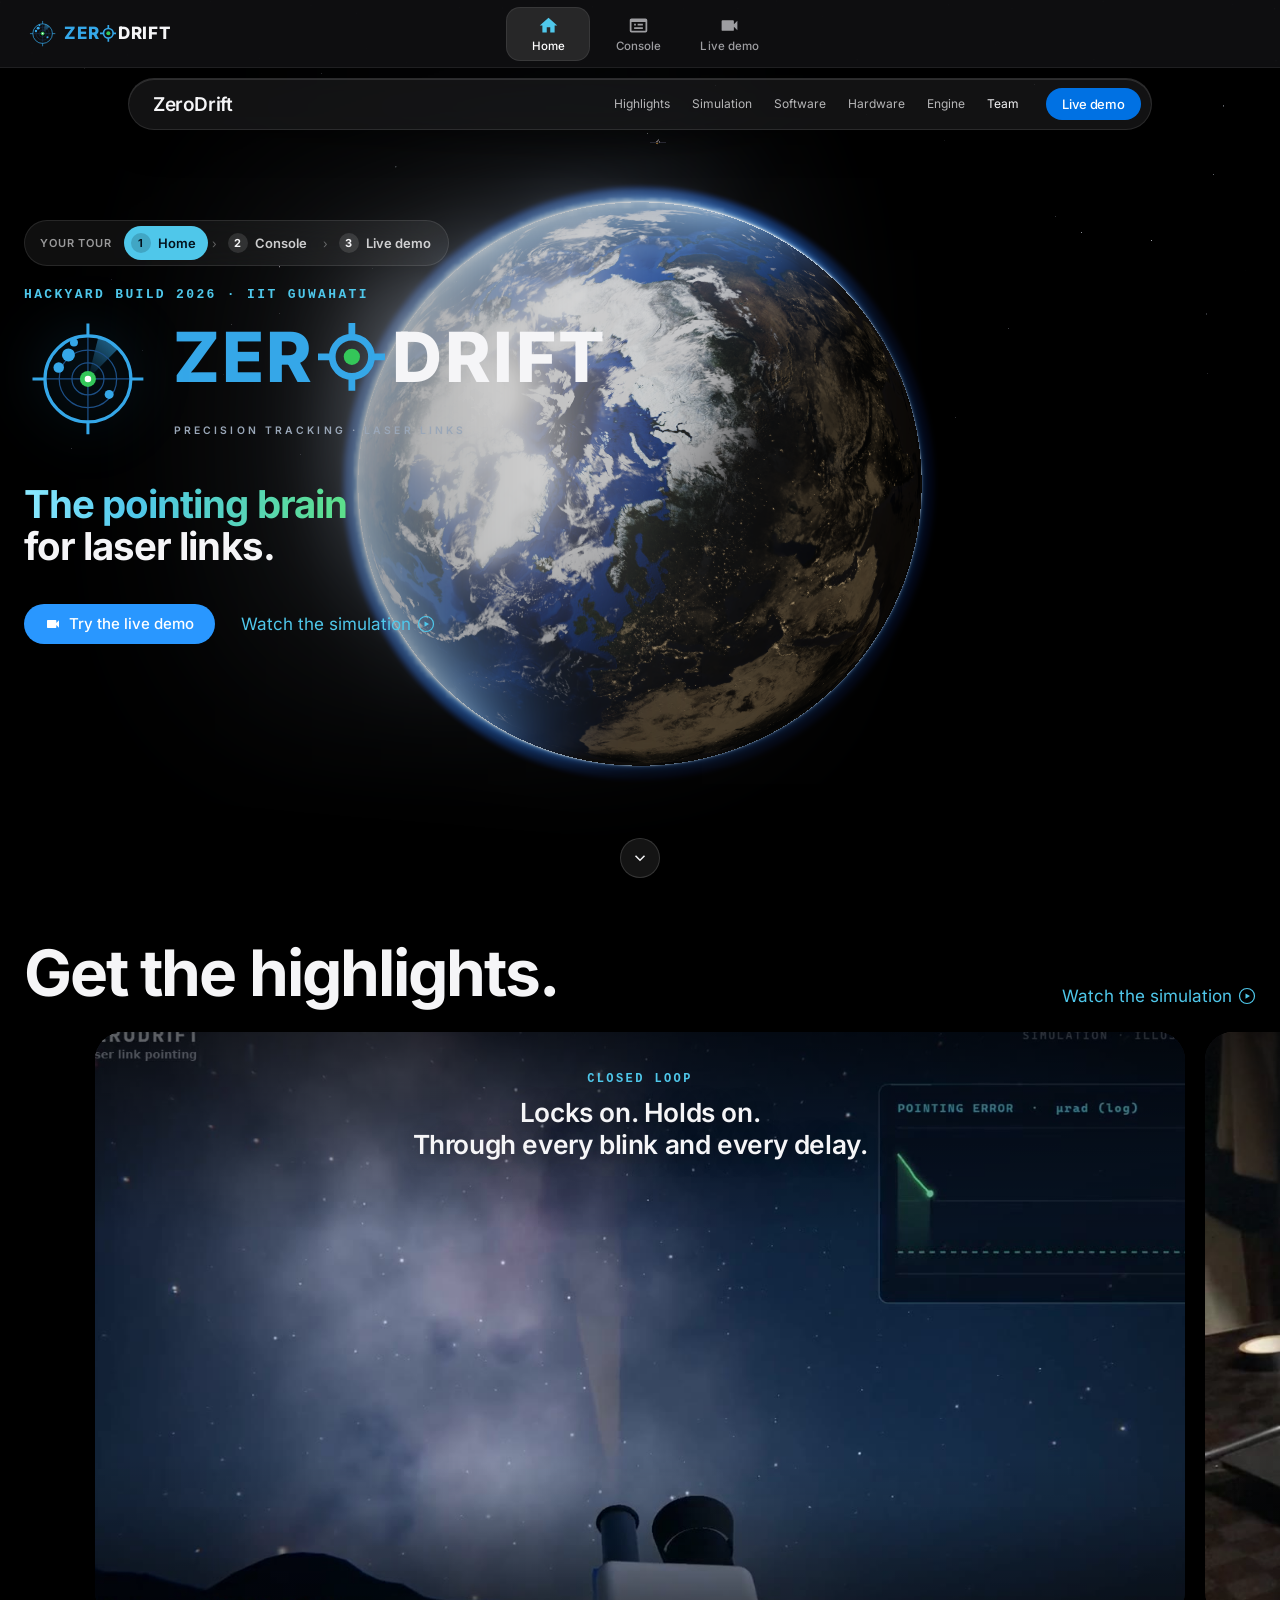
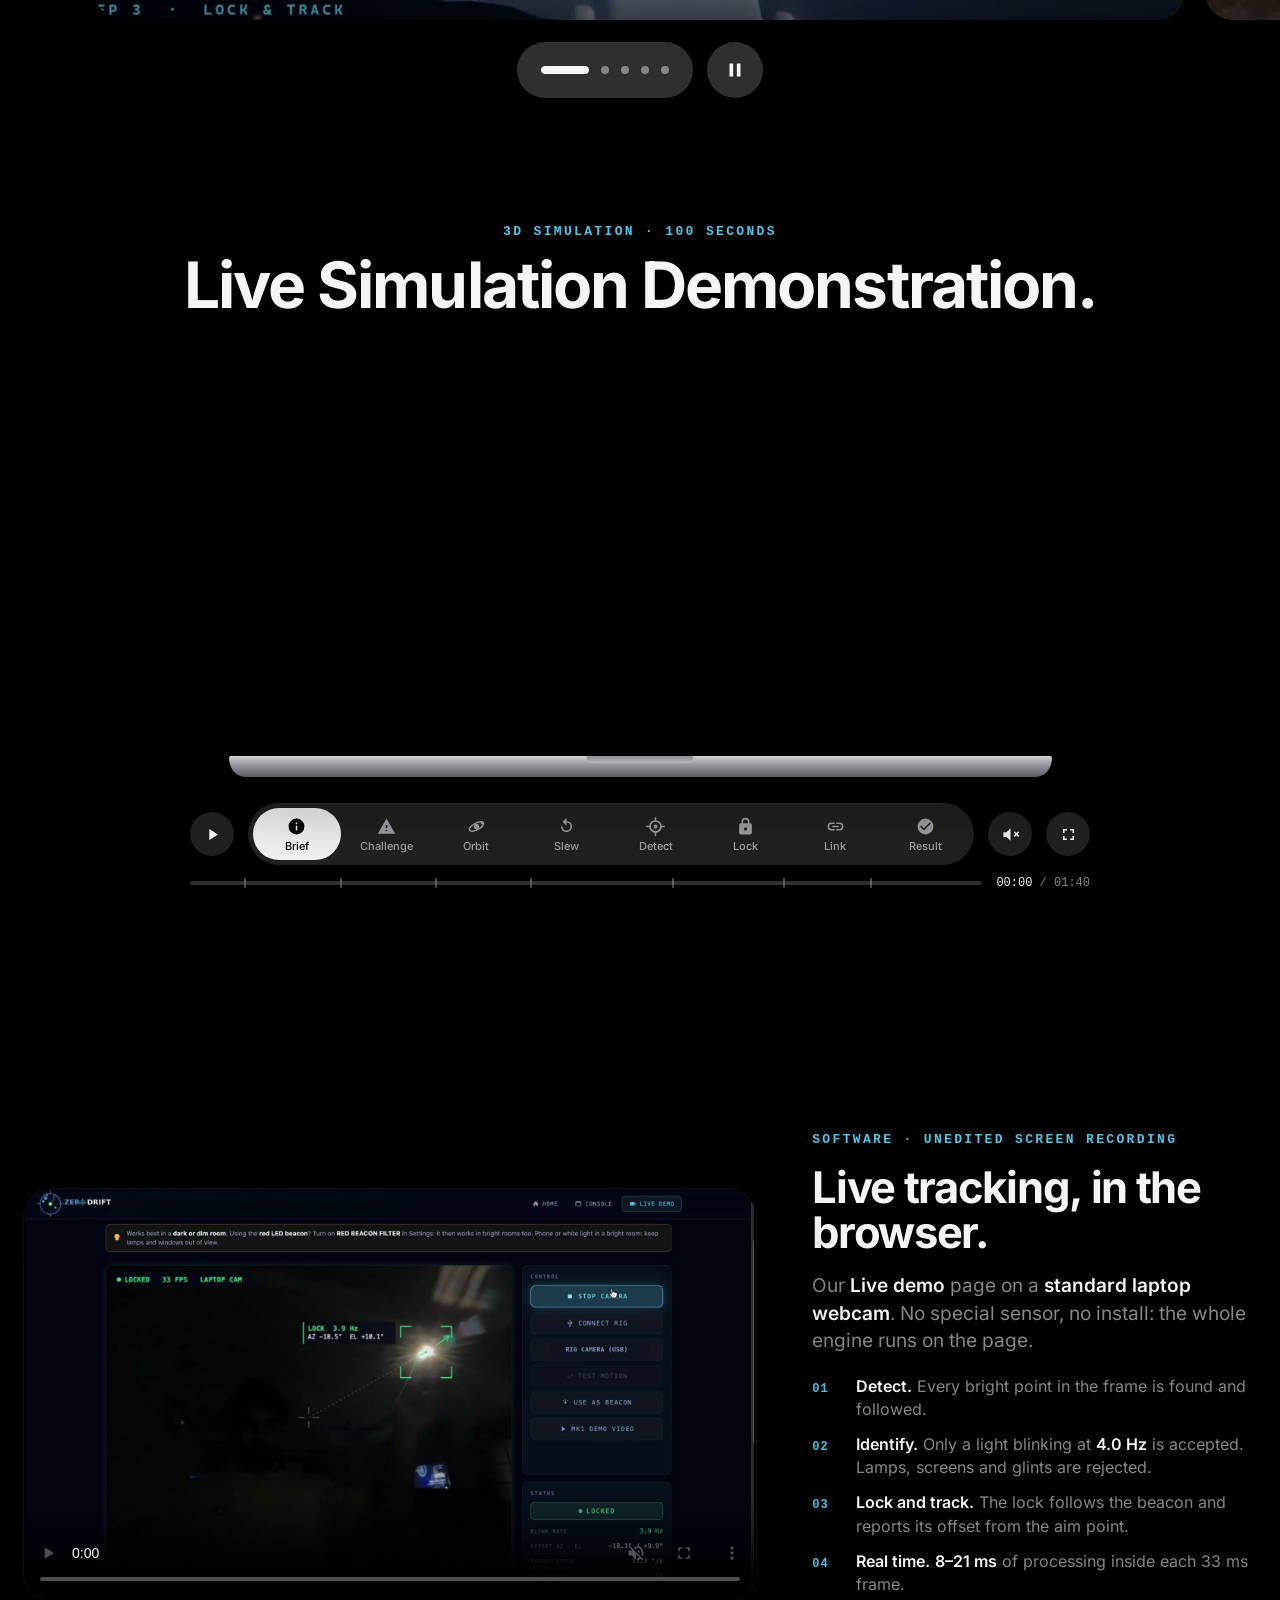
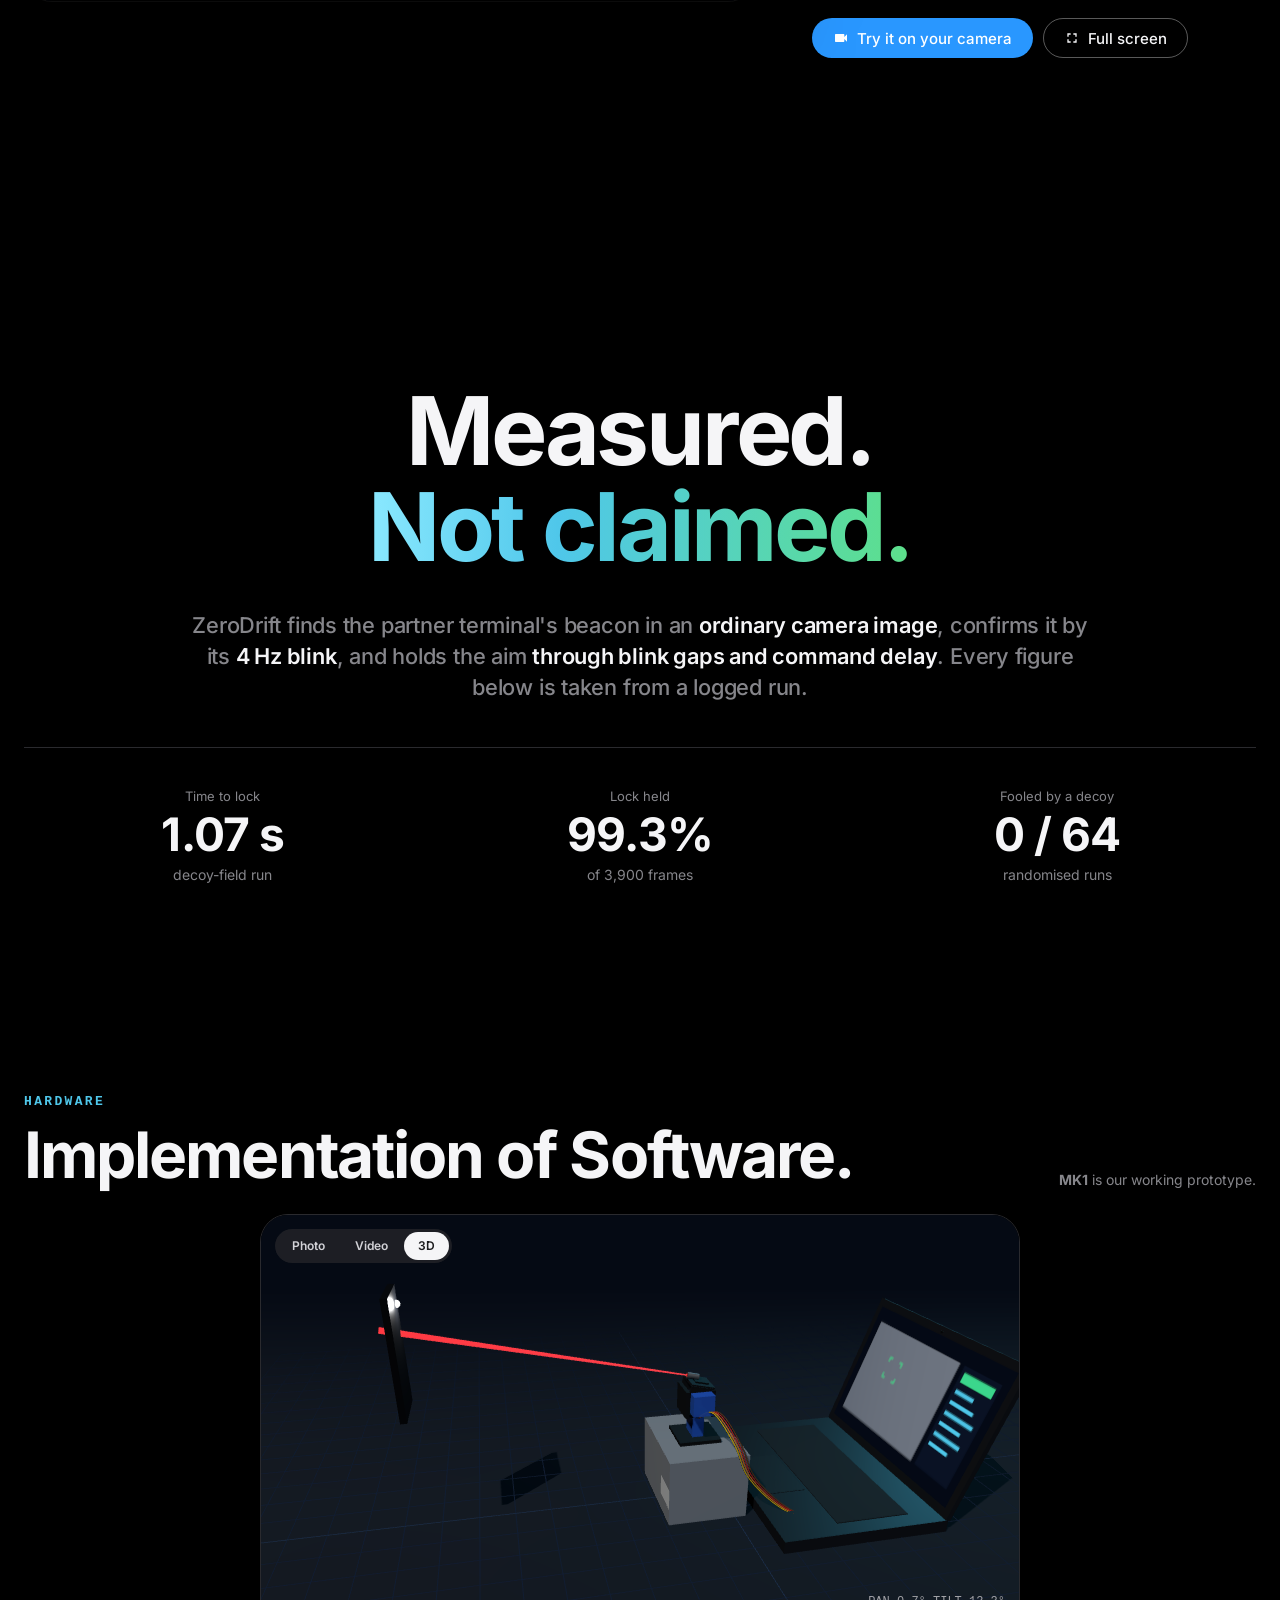
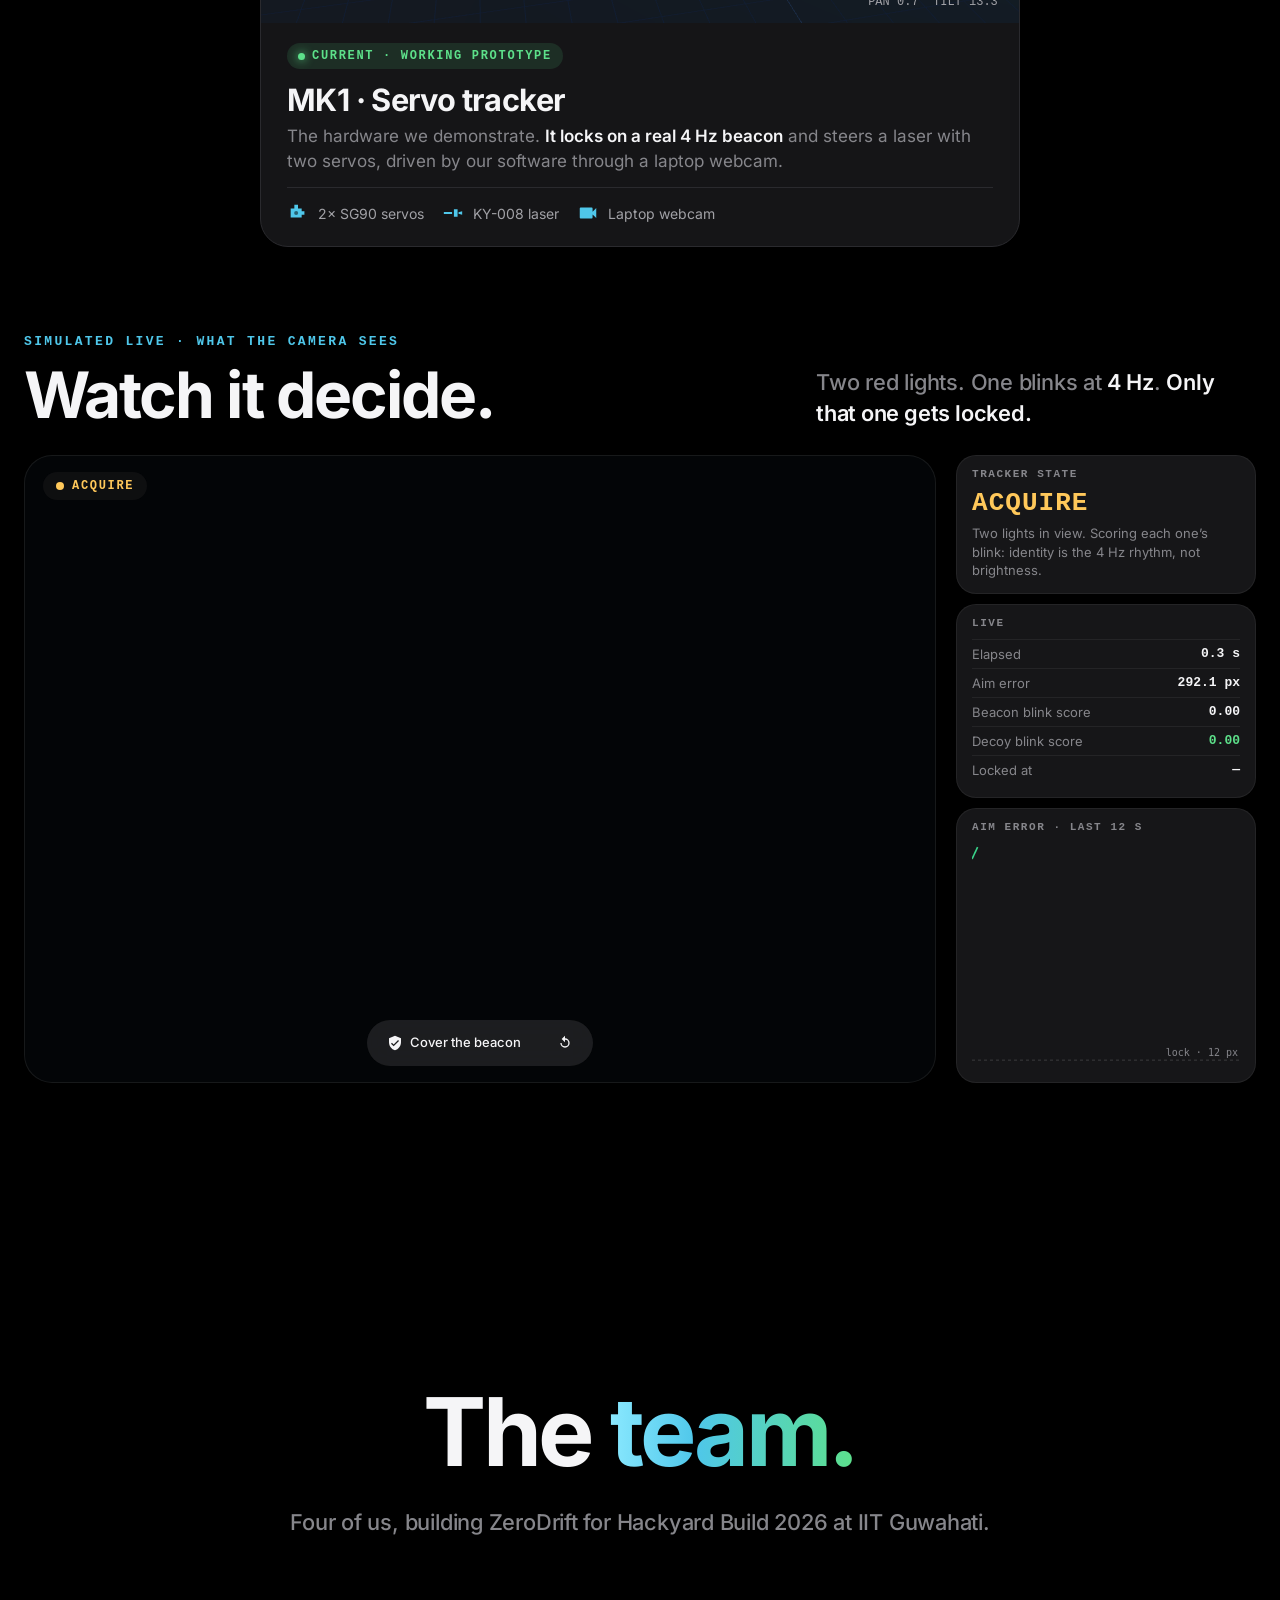
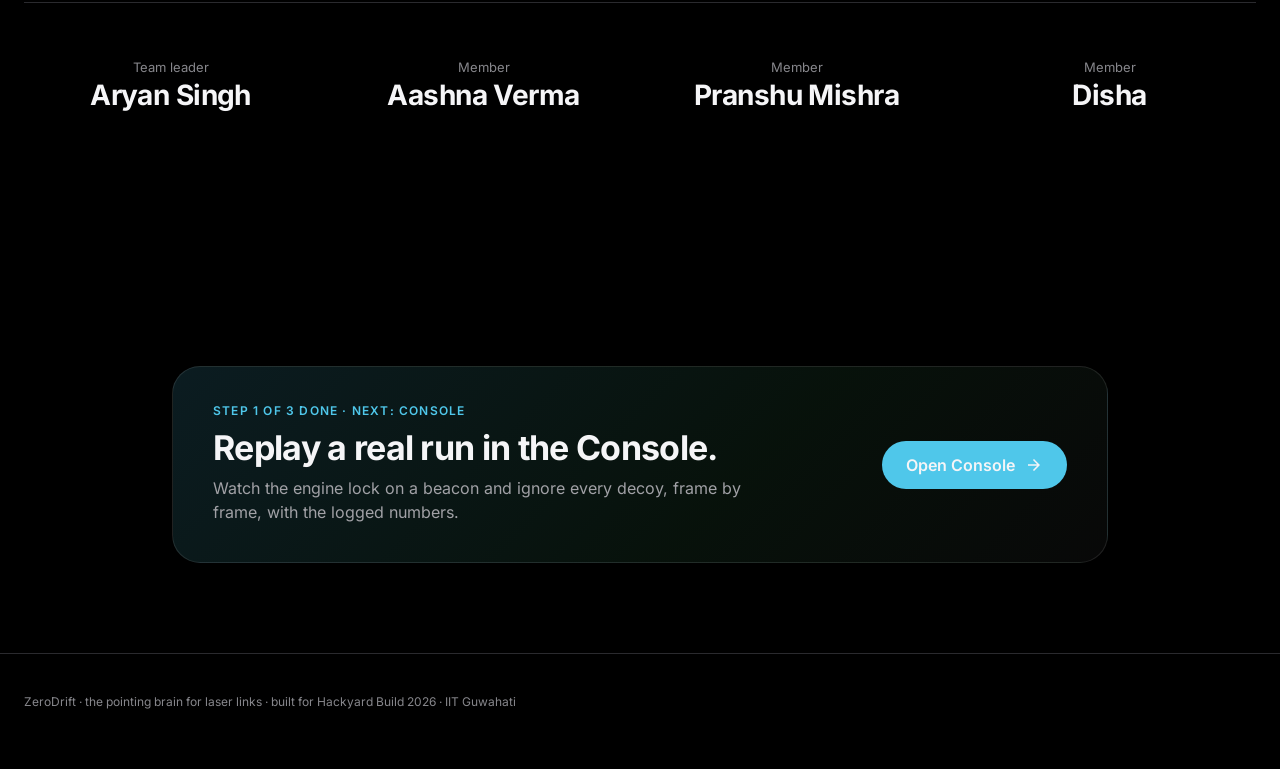
<file: index.html>
<!doctype html>
<html lang="en">
<head>
<meta charset="utf-8">
<meta name="viewport" content="width=device-width, initial-scale=1">
<title>ZeroDrift · The pointing brain for laser links</title>
<meta name="description" content="ZeroDrift finds the partner terminal's 4 Hz beacon, ignores every decoy and keeps a laser link on target.">
<meta name="theme-color" content="#000000">
<link rel="icon" href="brand/zerodrift_mark.png">
<link rel="preload" href="fonts/inter-latin-700-normal.woff2" as="font" type="font/woff2" crossorigin>
<link rel="stylesheet" href="apple.css">
<link rel="stylesheet" href="tour.css">

<style>.team4{grid-template-columns:repeat(4,1fr)}.team4 b{font-size:clamp(20px,2.2vw,28px)!important;white-space:nowrap}@media(max-width:800px){.team4{grid-template-columns:1fr 1fr}}</style>
</head>
<body class="ap home has-pn">
<script>/* intro only when the page opens at the top */(function(){var h=document.documentElement;if(!location.hash&&window.scrollY<10&&!matchMedia('(prefers-reduced-motion: reduce)').matches){h.classList.add('zd-intro');setTimeout(function(){if(h.classList.contains('zd-intro')){h.classList.remove('zd-intro');h.classList.add('zd-in');}},14000);}})();</script>
<header class="gn"><div class="gn-in">
  <a class="logo" href="index.html" aria-label="ZeroDrift home"><span class="zdl zdl-nav"><svg class="zdl-em" viewBox="0 0 512 512" aria-hidden="true"><defs><linearGradient id="zdSweepnav" x1="0" y1="1" x2=".62" y2="0"><stop offset="0" stop-color="#35a7e8" stop-opacity="0"/><stop offset="1" stop-color="#35a7e8" stop-opacity=".55"/></linearGradient></defs><path d="M256 256 L 297.6 88.7 A172 172 0 0 1 377.6 134.4 Z" fill="url(#zdSweepnav)"/><g fill="none" stroke="#1d4f86" stroke-width="5"><circle cx="256" cy="256" r="115"/><circle cx="256" cy="256" r="64"/><path d="M256 86v340M86 256h340"/></g><circle cx="256" cy="256" r="172" fill="none" stroke="#35a7e8" stroke-width="13"/><path d="M256 34v52M256 426v52M34 256h52M426 256h52" stroke="#35a7e8" stroke-width="12" stroke-linecap="butt"/><g fill="#35a7e8"><circle cx="200" cy="110" r="16"/><circle cx="178" cy="160" r="26"/><circle cx="139" cy="210" r="21"/><circle cx="341" cy="318" r="18"/></g><circle cx="256" cy="256" r="32" fill="#34c759"/><circle cx="256" cy="256" r="13" fill="#fff"/></svg><span class="zdl-tx"><span class="zdl-wm"><b>ZER</b><svg class="zdl-o" viewBox="0 0 100 100" aria-hidden="true"><circle cx="50" cy="50" r="29" fill="none" stroke="#35a7e8" stroke-width="10"/><path d="M50 0v21M50 79v21M0 50h21M79 50h21" stroke="#35a7e8" stroke-width="10"/><circle cx="50" cy="50" r="12" fill="#34c759"/></svg><i>DRIFT</i></span></span></span></a>
  <nav class="gn-tabs" aria-label="Main"><a href="index.html" class="on" aria-current="page"><svg viewBox="0 0 24 24" aria-hidden="true"><path d="M10 20v-6h4v6h5v-8h3L12 3 2 12h3v8z"/></svg><span>Home</span></a><a href="console.html"><svg viewBox="0 0 24 24" aria-hidden="true"><path d="M4 4h16a2 2 0 0 1 2 2v12a2 2 0 0 1-2 2H4a2 2 0 0 1-2-2V6c0-1.1.9-2 2-2zm0 4v10h16V8H4zm3 2h2v2H7v-2zm0 4h10v2H7v-2zm4-4h6v2h-6v-2z"/></svg><span>Console</span></a><a href="live.html"><svg viewBox="0 0 24 24" aria-hidden="true"><path d="M17 10.5V7a1 1 0 0 0-1-1H4a1 1 0 0 0-1 1v10a1 1 0 0 0 1 1h12a1 1 0 0 0 1-1v-3.5l4 4v-11l-4 4z"/></svg><span>Live demo</span></a></nav>
  
</div></header>
<div class="pn show" id="pn"><b class="pn-t">ZeroDrift</b><nav class="pn-l" aria-label="On this page"><a href="#highlights">Highlights</a><a href="#sim">Simulation</a><a href="#software">Software</a><a href="#hardware">Hardware</a><a href="#decide">Engine</a><a href="#team">Team</a></nav><a class="pn-cta" href="live.html">Live demo</a></div>

<main>
  <!-- HERO: real-time scene (hero3d.js) over a still of the same scene -->
  <section class="hero gl-wait" id="top">
    <div class="hero-stage"><img class="hero-poster" src="media/site/hero_poster.jpg" alt=""><canvas id="heroGL" aria-hidden="true"></canvas></div>
    <div class="wrap hero-in">
      <nav class="tour drop" aria-label="Suggested order"><span class="tour-l">Your tour</span><a href="index.html" class="on"><i>1</i>Home</a><span class="arr">›</span><a href="console.html"><i>2</i>Console</a><span class="arr">›</span><a href="live.html"><i>3</i>Live demo</a></nav>
      <p class="eyebrow drop">Hackyard Build 2026 · IIT Guwahati</p>
      <h1 class="hero-logo drop d1" aria-label="ZeroDrift"><span class="zdl zdl-hero"><svg class="zdl-em" viewBox="0 0 512 512" aria-hidden="true"><defs><linearGradient id="zdSweephero" x1="0" y1="1" x2=".62" y2="0"><stop offset="0" stop-color="#35a7e8" stop-opacity="0"/><stop offset="1" stop-color="#35a7e8" stop-opacity=".55"/></linearGradient></defs><path d="M256 256 L 297.6 88.7 A172 172 0 0 1 377.6 134.4 Z" fill="url(#zdSweephero)"/><g fill="none" stroke="#1d4f86" stroke-width="5"><circle cx="256" cy="256" r="115"/><circle cx="256" cy="256" r="64"/><path d="M256 86v340M86 256h340"/></g><circle cx="256" cy="256" r="172" fill="none" stroke="#35a7e8" stroke-width="13"/><path d="M256 34v52M256 426v52M34 256h52M426 256h52" stroke="#35a7e8" stroke-width="12" stroke-linecap="butt"/><g fill="#35a7e8"><circle cx="200" cy="110" r="16"/><circle cx="178" cy="160" r="26"/><circle cx="139" cy="210" r="21"/><circle cx="341" cy="318" r="18"/></g><circle cx="256" cy="256" r="32" fill="#34c759"/><circle cx="256" cy="256" r="13" fill="#fff"/></svg><span class="zdl-tx"><span class="zdl-wm"><b>ZER</b><svg class="zdl-o" viewBox="0 0 100 100" aria-hidden="true"><circle cx="50" cy="50" r="29" fill="none" stroke="#35a7e8" stroke-width="10"/><path d="M50 0v21M50 79v21M0 50h21M79 50h21" stroke="#35a7e8" stroke-width="10"/><circle cx="50" cy="50" r="12" fill="#34c759"/></svg><i>DRIFT</i></span><small>Precision tracking · Laser links</small></span></span></h1>
      <p class="hero-sub drop d2"><span class="grad">The pointing brain</span><br>for laser links.</p>
      <div class="hero-cta drop d3"><a class="btn" href="live.html"><svg viewBox="0 0 24 24" aria-hidden="true"><path d="M17 10.5V7a1 1 0 0 0-1-1H4a1 1 0 0 0-1 1v10a1 1 0 0 0 1 1h12a1 1 0 0 0 1-1v-3.5l4 4v-11l-4 4z"/></svg>Try the live demo</a><a class="lnk" href="#sim">Watch the simulation <svg viewBox="0 0 24 24"><circle cx="12" cy="12" r="10"/><path d="M10 8.5v7l6-3.5z" fill="currentColor" stroke="none"/></svg></a></div>
    </div>
    <a class="hero-down" href="#highlights" aria-label="Scroll down"><svg viewBox="0 0 24 24"><path d="M6 9l6 6 6-6"/></svg></a>
  </section>



  <!-- HIGHLIGHTS -->
  <section class="sec fit" id="highlights">
    <div class="wrap head-row"><h2 class="h-l rv">Get the highlights.</h2><a class="lnk rv" href="#sim">Watch the simulation <svg viewBox="0 0 24 24"><circle cx="12" cy="12" r="10"/><path d="M10 8.5v7l6-3.5z" fill="currentColor" stroke="none"/></svg></a></div>
    <div class="hl" data-dur="9">
      <div class="hl-track">
        <div class="hl-card"><video class="crop" muted playsinline preload="none" data-src="media/hl/lock.mp4" poster="media/hl/lock.jpg"></video><div class="hl-cap"><small>CLOSED LOOP</small>Locks on. Holds on.<br>Through every blink and every delay.</div></div>
        <div class="hl-card"><video muted playsinline preload="none" data-src="demo-video.mp4" poster="media/hl/mk1.jpg"></video><div class="hl-cap"><small>MK1 · WORKING PROTOTYPE</small>Real hardware.<br>Tracking a real blinking beacon.</div></div>
        <div class="hl-card"><video muted playsinline preload="none" data-src="media/software_demo.mp4" data-src-sm="media/software_demo_720.mp4" poster="media/software_demo_poster.jpg"></video><div class="hl-cap"><small>LIVE SOFTWARE</small>Runs in your browser.<br>On an ordinary laptop webcam.</div></div>
        <div class="hl-card"><video class="crop" muted playsinline preload="none" data-src="media/hl/decoy.mp4" poster="media/hl/decoy.jpg"></video><div class="hl-cap"><small>DECOY TEST</small>Stars, lamps and glints.<br>Seen. Ignored. 0 of 64 runs fooled.</div></div>
        <div class="hl-card"><video class="crop" muted playsinline preload="none" data-src="media/hl/link.mp4" poster="media/hl/link.jpg"></video><div class="hl-cap"><small>SIMULATION</small>From orbit to lock.<br>A full mission, rendered by our engine.</div></div>
      </div>
      <div class="hl-ctl"><div class="hl-dots"></div><button type="button" class="hl-pp" aria-label="Pause or play the highlights"><svg class="pa" viewBox="0 0 24 24"><path d="M6 5h4v14H6zM14 5h4v14h-4z"/></svg><svg class="pl" viewBox="0 0 24 24"><path d="M8 5v14l11-7z"/></svg></button></div>
    </div>
  </section>

  <!-- LIVE SIMULATION DEMONSTRATION -->
  <section class="sec fit" id="sim">
    <div class="wrap center sim-head">
      <p class="eyebrow rv">3D simulation · 100 seconds</p>
      <h2 class="h-l rv d1">Live Simulation Demonstration.</h2>
    </div>
    <div class="wrap"><div class="mv" id="mv">
      <div class="mbp">
        <div class="mbp-glow"></div>
        <div class="mbp-lid">
          <div class="mbp-face">
            <div class="mbp-screen" id="mvScreen">
              <video id="filmVideo" playsinline preload="none" poster="media/site/earth_end.jpg" aria-label="ZeroDrift 3D simulation: orbit prediction, beacon detection, lock and link"></video>
              <div class="mv-stage" id="mvStage"><svg viewBox="0 0 24 24" aria-hidden="true"><path d="M12 2a10 10 0 1 0 0 20 10 10 0 0 0 0-20zm1 15h-2v-6h2v6zm0-8h-2V7h2v2z"/></svg><span>Brief</span></div>
              <button type="button" class="mv-big" id="mvBig" aria-label="Play the simulation"><svg viewBox="0 0 24 24" aria-hidden="true"><path d="M8 5v14l11-7z"/></svg></button>
            </div>
          </div>
          <div class="mbp-back"><img src="brand/zerodrift_mark.png" alt=""></div>
        </div>
        <div class="mbp-base"><i></i></div>
        <div class="mv-kpi" id="mvKpi">
          <div class="co left" data-ch="4" style="right:88%;top:30%;--len:calc(11cqw + 34px)"><i class="co-dot"></i><i class="co-line"></i><div class="co-txt"><b>1.07<small>s</small></b><span><svg viewBox="0 0 24 24" aria-hidden="true"><path d="M15 1H9v2h6V1zm-4 13h2V8h-2v6zm8.03-6.61 1.42-1.42c-.43-.51-.9-.99-1.41-1.41l-1.42 1.42A8.96 8.96 0 0 0 12 4a9 9 0 1 0 9 9c0-2.12-.74-4.07-1.97-5.61zM12 20a7 7 0 1 1 0-14 7 7 0 0 1 0 14z"/></svg>time to lock</span></div></div>
          <div class="co" data-ch="4" style="left:88%;top:22%;--len:calc(11cqw + 34px)"><i class="co-dot"></i><i class="co-line"></i><div class="co-txt"><b>0/64</b><span><svg viewBox="0 0 24 24" aria-hidden="true"><path d="M12 1 3 5v6c0 5.55 3.84 10.74 9 12 5.16-1.26 9-6.45 9-12V5l-9-4zm-2 16-4-4 1.41-1.41L10 14.17l6.59-6.59L18 9l-8 8z"/></svg>decoys locked</span></div></div>
          <div class="co" data-ch="5,6" style="left:88%;top:62%;--len:calc(11cqw + 34px)"><i class="co-dot"></i><i class="co-line"></i><div class="co-txt"><b>99.3<small>%</small></b><span><svg viewBox="0 0 24 24" aria-hidden="true"><path d="M18 8h-1V6A5 5 0 0 0 7 6v2H6a2 2 0 0 0-2 2v10a2 2 0 0 0 2 2h12a2 2 0 0 0 2-2V10a2 2 0 0 0-2-2zm-6 9a2 2 0 1 1 0-4 2 2 0 0 1 0 4zM9 8V6a3 3 0 0 1 6 0v2H9z"/></svg>lock held</span></div></div>
        </div>
      </div>
      <div class="mv-ctl">
        <button type="button" class="mv-btn" id="mvPlay" aria-label="Play or pause"><svg viewBox="0 0 24 24"><path class="pl" d="M8 5v14l11-7z"/><path class="pa" d="M6 5h4v14H6zM14 5h4v14h-4z"/></svg></button>
        <ol class="mv-ch" id="mvCh" aria-label="Chapters"><li><button type="button" data-t="0" data-label="Brief" aria-label="Brief" title="Brief"><svg viewBox="0 0 24 24" aria-hidden="true"><path d="M12 2a10 10 0 1 0 0 20 10 10 0 0 0 0-20zm1 15h-2v-6h2v6zm0-8h-2V7h2v2z"/></svg><span>Brief</span></button></li><li><button type="button" data-t="7" data-label="Challenge" aria-label="Challenge" title="Challenge"><svg viewBox="0 0 24 24" aria-hidden="true"><path d="M1 21h22L12 2 1 21zm12-3h-2v-2h2v2zm0-4h-2v-4h2v4z"/></svg><span>Challenge</span></button></li><li><button type="button" data-t="19" data-label="Orbit" aria-label="Orbit" title="Orbit"><svg viewBox="0 0 24 24" aria-hidden="true"><ellipse cx="12" cy="12" rx="10" ry="4.2" fill="none" stroke="currentColor" stroke-width="1.9" transform="rotate(-28 12 12)"/><circle cx="12" cy="12" r="3.4"/><circle cx="19.2" cy="7.6" r="1.9"/></svg><span>Orbit</span></button></li><li><button type="button" data-t="31" data-label="Slew" aria-label="Slew" title="Slew"><svg viewBox="0 0 24 24" aria-hidden="true"><path d="M12 5V1L7 6l5 5V7a5 5 0 1 1-5 5H5a7 7 0 1 0 7-7z"/></svg><span>Slew</span></button></li><li><button type="button" data-t="43" data-label="Detect" aria-label="Detect" title="Detect"><svg viewBox="0 0 24 24" aria-hidden="true"><circle cx="12" cy="12" r="7" fill="none" stroke="currentColor" stroke-width="2"/><circle cx="12" cy="12" r="2.4"/><path d="M12 1v4M12 19v4M1 12h4M19 12h4" stroke="currentColor" stroke-width="2" stroke-linecap="round"/></svg><span>Detect</span></button></li><li><button type="button" data-t="61" data-label="Lock" aria-label="Lock" title="Lock"><svg viewBox="0 0 24 24" aria-hidden="true"><path d="M18 8h-1V6A5 5 0 0 0 7 6v2H6a2 2 0 0 0-2 2v10a2 2 0 0 0 2 2h12a2 2 0 0 0 2-2V10a2 2 0 0 0-2-2zm-6 9a2 2 0 1 1 0-4 2 2 0 0 1 0 4zM9 8V6a3 3 0 0 1 6 0v2H9z"/></svg><span>Lock</span></button></li><li><button type="button" data-t="75" data-label="Link" aria-label="Link" title="Link"><svg viewBox="0 0 24 24" aria-hidden="true"><path d="M3.9 12a3.1 3.1 0 0 1 3.1-3.1h4V7H7a5 5 0 0 0 0 10h4v-1.9H7A3.1 3.1 0 0 1 3.9 12zM8 13h8v-2H8v2zm9-6h-4v1.9h4a3.1 3.1 0 0 1 0 6.2h-4V17h4a5 5 0 0 0 0-10z"/></svg><span>Link</span></button></li><li><button type="button" data-t="86" data-label="Result" aria-label="Result" title="Result"><svg viewBox="0 0 24 24" aria-hidden="true"><path d="M12 2a10 10 0 1 0 0 20 10 10 0 0 0 0-20zm-2 15-5-5 1.4-1.4 3.6 3.6 7.6-7.6L19 8l-9 9z"/></svg><span>Result</span></button></li></ol>
        <button type="button" class="mv-btn" id="mvMute" aria-label="Sound on or off"><svg viewBox="0 0 24 24"><path d="M3 9v6h4l5 5V4L7 9H3z"/><path class="on" d="M16.5 12A4.5 4.5 0 0 0 14 7.97v8.05A4.47 4.47 0 0 0 16.5 12zM14 3.23v2.06a7 7 0 0 1 0 13.42v2.06A9 9 0 0 0 14 3.23z"/><path class="off" d="M16 9.4 17.4 8l2.1 2.1L21.6 8 23 9.4 20.9 11.5 23 13.6 21.6 15l-2.1-2.1L17.4 15 16 13.6l2.1-2.1z"/></svg></button>
        <button type="button" class="mv-btn" id="mvFs" aria-label="Full screen"><svg viewBox="0 0 24 24"><path d="M7 14H5v5h5v-2H7v-3zm-2-4h2V7h3V5H5v5zm12 7h-3v2h5v-5h-2v3zM14 5v2h3v3h2V5h-5z"/></svg></button>
      </div>
      <div class="mv-prog">
        <div class="mv-track" id="mvTrack" role="slider" aria-label="Seek" aria-valuemin="0" aria-valuemax="100" aria-valuenow="0" tabindex="0"><div class="mv-fill" id="mvFill"></div><div class="mv-ticks"><i style="left:7%"></i><i style="left:19%"></i><i style="left:31%"></i><i style="left:43%"></i><i style="left:61%"></i><i style="left:75%"></i><i style="left:86%"></i></div></div>
        <span class="mv-tc"><b id="mvTc">00:00</b> / 01:40</span>
      </div>
    </div></div>
  </section>

  <!-- SOFTWARE: our screen recording of the Live demo page -->
  <section class="sec fit" id="software">
    <div class="wrap">
      <div class="feat sw-feat">
        <div class="feat-media rv"><video id="swVideo" muted loop playsinline controls preload="none" poster="media/software_demo_poster.jpg" data-src="media/software_demo.mp4" data-src-sm="media/software_demo_720.mp4" aria-label="ZeroDrift software locking onto the blinking beacon, screen recording"></video></div>
        <div class="feat-side rv d1">
          <p class="eyebrow">Software · unedited screen recording</p>
          <h3>Live tracking, in the browser.</h3>
          <p>Our <b>Live demo</b> page on a <b>standard laptop webcam</b>. No special sensor, no install: the whole engine runs on the page.</p>
          <ol class="sw-steps">
            <li><span>01</span><div><b>Detect.</b> Every bright point in the frame is found and followed.</div></li>
            <li><span>02</span><div><b>Identify.</b> Only a light blinking at <b>4.0 Hz</b> is accepted. Lamps, screens and glints are rejected.</div></li>
            <li><span>03</span><div><b>Lock and track.</b> The lock follows the beacon and reports its offset from the aim point.</div></li>
            <li><span>04</span><div><b>Real time.</b> <b>8–21 ms</b> of processing inside each 33 ms frame.</div></li>
          </ol>
          <div style="display:flex;gap:10px;flex-wrap:wrap"><a class="btn" href="live.html"><svg viewBox="0 0 24 24" aria-hidden="true"><path d="M17 10.5V7a1 1 0 0 0-1-1H4a1 1 0 0 0-1 1v10a1 1 0 0 0 1 1h12a1 1 0 0 0 1-1v-3.5l4 4v-11l-4 4z"/></svg>Try it on your camera</a><button type="button" class="btn ghost" id="swFull"><svg viewBox="0 0 24 24" aria-hidden="true"><path d="M7 14H5v5h5v-2H7v-3zm-2-4h2V7h3V5H5v5zm12 7h-3v2h5v-5h-2v3zM14 5v2h3v3h2V5h-5z"/></svg>Full screen</button></div>
        </div>
      </div>
    </div>
  </section>

  <!-- NUMBERS -->
  <section class="sec fit" id="numbers">
    <div class="wrap">
      <h2 class="h-xl center rv">Measured.<br><span class="grad">Not claimed.</span></h2>
      <p class="lede center rv d1" style="max-width:900px;margin:34px auto 0">ZeroDrift finds the partner terminal's beacon in an <b>ordinary camera image</b>, confirms it by its <b>4 Hz blink</b>, and holds the aim <b>through blink gaps and command delay</b>. Every figure below is taken from a logged run.</p>
      <div class="stats3 rv d2">
        <div><small>Time to lock</small><b>1.07 s</b><span>decoy-field run</span></div>
        <div><small>Lock held</small><b>99.3%</b><span>of 3,900 frames</span></div>
        <div><small>Fooled by a decoy</small><b>0 / 64</b><span>randomised runs</span></div>
      </div>
    </div>
  </section>

  <!-- IMPLEMENTATION OF SOFTWARE -->
  <section class="sec fit" id="hardware">
    <div class="wrap">
      <div class="head-row"><div><p class="eyebrow rv">Hardware</p><h2 class="h-l rv d1">Implementation of Software.</h2></div><p class="hint rv"><b>MK1</b> is our working prototype.</p></div>
      <div class="duo one">
        <article class="pc rv">
          <div class="pc-media">
            <div class="rig-view" data-default="video" data-cycle="video,3d,photo">
              <canvas id="rigMk1" aria-label="MK1 servo prototype, 3D"></canvas>
              <div class="rig-top"><div class="rig-tabs" role="tablist" aria-label="MK1 view"><button data-view="photo">Photo</button><button data-view="video" class="on">Video</button><button data-view="3d">3D</button></div></div>
              <img class="rig-media" data-kind="photo" data-src="media/mk1_photo.jpg" alt="MK1 prototype, photo">
              <video class="rig-media" data-kind="video" data-src="demo-video.mp4" poster="media/mk1_photo.jpg" muted playsinline preload="none"></video>
              <div class="rig-empty"><div><b>MK1</b>Not available in this browser.</div></div>
              <span class="rig-read" id="rigMk1Read"></span>
            </div>
          </div>
          <div class="pc-body">
            <span class="pc-tag ok"><i></i>CURRENT · WORKING PROTOTYPE</span>
            <h3>MK1 · Servo tracker</h3>
            <p>The hardware we demonstrate. <b>It locks on a real 4 Hz beacon</b> and steers a laser with two servos, driven by our software through a laptop webcam.</p>
            <div class="pc-spec"><div><svg viewBox="0 0 24 24" aria-hidden="true"><path d="M4 7h12v10H4zM16 10h3v4h-3zM8 3h4v4H8z"/><circle cx="10" cy="12" r="2.2" fill="#000" opacity=".5"/></svg>2× SG90 servos</div><div><svg viewBox="0 0 24 24" aria-hidden="true"><path d="M2 11h9v2H2zM13 8h4v8h-4zM18 11.3l4-1.3v4l-4-1.3z"/></svg>KY-008 laser</div><div><svg viewBox="0 0 24 24" aria-hidden="true"><path d="M17 10.5V7a1 1 0 0 0-1-1H4a1 1 0 0 0-1 1v10a1 1 0 0 0 1 1h12a1 1 0 0 0 1-1v-3.5l4 4v-11l-4 4z"/></svg>Laptop webcam</div></div>
          </div>
        </article>
      </div>
    </div>
  </section>

  <!-- WATCH IT DECIDE: what the camera sees, simulated live (watch.js) -->
  <section class="sec fit" id="decide">
    <div class="wrap">
      <div class="head-row"><div><p class="eyebrow rv">Simulated live · what the camera sees</p><h2 class="h-l rv d1">Watch it decide.</h2></div>
        <p class="lede rv d2 dz-lede">Two red lights. One blinks at <b>4 Hz</b>. <b>Only that one gets locked.</b></p></div>
      <div class="dz wd rv">
        <div class="dz-view">
          <canvas id="wdCanvas" aria-label="Simulated camera view: the tracker scores each light's blink, locks the 4 Hz beacon and rejects the steady decoy"></canvas>
          <span class="dz-state" id="wdPill" data-s="SEARCH"><i></i>SEARCH</span>
          <div class="dz-ctl">
            <button type="button" id="wdCover"><svg viewBox="0 0 24 24" aria-hidden="true"><path d="M12 1 3 5v6c0 5.55 3.84 10.74 9 12 5.16-1.26 9-6.45 9-12V5l-9-4zm-2 16-4-4 1.41-1.41L10 14.17l6.59-6.59L18 9l-8 8z"/></svg><span>Cover the beacon</span></button>
            <button type="button" id="wdReset" aria-label="Restart"><svg viewBox="0 0 24 24" aria-hidden="true"><path d="M12 5V1L7 6l5 5V7a5 5 0 1 1-5 5H5a7 7 0 1 0 7-7z"/></svg></button>
          </div>
        </div>
        <div class="wd-side">
          <div class="wd-card"><small>Tracker state</small><strong id="wdState">SEARCH</strong><p id="wdDesc"></p></div>
          <div class="wd-card wd-live">
            <small>Live</small>
            <div><span>Elapsed</span><b id="wdT">0.0 s</b></div>
            <div><span>Aim error</span><b id="wdErr">—</b></div>
            <div><span>Beacon blink score</span><b id="wdScore">0.00</b></div>
            <div><span>Decoy blink score</span><b class="ok">0.00</b></div>
            <div><span>Locked at</span><b id="wdAcq">—</b></div>
          </div>
          <div class="wd-card wd-plot"><small>Aim error · last 12 s</small><canvas id="wdPlot" aria-hidden="true"></canvas></div>
        </div>
      </div>
    </div>
  </section>

  <!-- FILM -->
  

  <!-- CTA -->
  <!-- TEAM -->
  <section class="sec fit" id="team">
    <div class="wrap">
      <h2 class="h-xl center rv">The <span class="grad">team.</span></h2>
      <p class="lede center rv d1" style="max-width:760px;margin:26px auto 0">Four of us, building ZeroDrift for Hackyard Build 2026 at IIT Guwahati.</p>
      <div class="stats3 team4 rv d2">
        <div><small>Team leader</small><b>Aryan Singh</b></div>
        <div><small>Member</small><b>Aashna Verma</b></div>
        <div><small>Member</small><b>Pranshu Mishra</b></div>
        <div><small>Member</small><b>Disha</b></div>
      </div>
    </div>
  </section>

<section class="next" aria-label="Next step"><div class="next-in"><div><small>Step 1 of 3 done · Next: Console</small><h3>Replay a real run in the Console.</h3><p>Watch the engine lock on a beacon and ignore every decoy, frame by frame, with the logged numbers.</p></div>
<div><a class="next-btn" href="console.html">Open Console <svg viewBox="0 0 24 24" width="18" height="18" fill="currentColor"><path d="M12 4l-1.41 1.41L16.17 11H4v2h12.17l-5.58 5.59L12 20l8-8z"/></svg></a></div></div></section>
</main>
<footer class="ft"><div class="wrap"><div>ZeroDrift · the pointing brain for laser links · built for Hackyard Build 2026 · IIT Guwahati</div></div></footer>
<nav class="mnav" aria-label="Main"><a href="index.html" class="on"><svg viewBox="0 0 24 24"><path d="M10 20v-6h4v6h5v-8h3L12 3 2 12h3v8z"/></svg>Home</a><a href="console.html"><svg viewBox="0 0 24 24"><path d="M4 4h16a2 2 0 0 1 2 2v12a2 2 0 0 1-2 2H4a2 2 0 0 1-2-2V6c0-1.1.9-2 2-2zm0 4v10h16V8H4zm3 2h2v2H7v-2zm0 4h10v2H7v-2zm4-4h6v2h-6v-2z"/></svg>Console</a><a href="live.html"><svg viewBox="0 0 24 24"><path d="M17 10.5V7a1 1 0 0 0-1-1H4a1 1 0 0 0-1 1v10a1 1 0 0 0 1 1h12a1 1 0 0 0 1-1v-3.5l4 4v-11l-4 4z"/></svg>Live</a></nav>
<script type="importmap">
{"imports":{
  "three":"./vendor/three/three.module.js",
  "three/addons/controls/OrbitControls.js":"./vendor/three/OrbitControls.js",
  "three/addons/loaders/STLLoader.js":"./vendor/three/STLLoader.js"
}}
</script>
<script type="module" src="hero3d.js"></script>
<script type="module" src="rigs3d.js"></script>
<script src="watch.js" defer></script>
<script src="apple.js" defer></script>
<script src="bg.js" defer></script>
<script src="mv.js" defer></script>
</body>
</html>
</file>
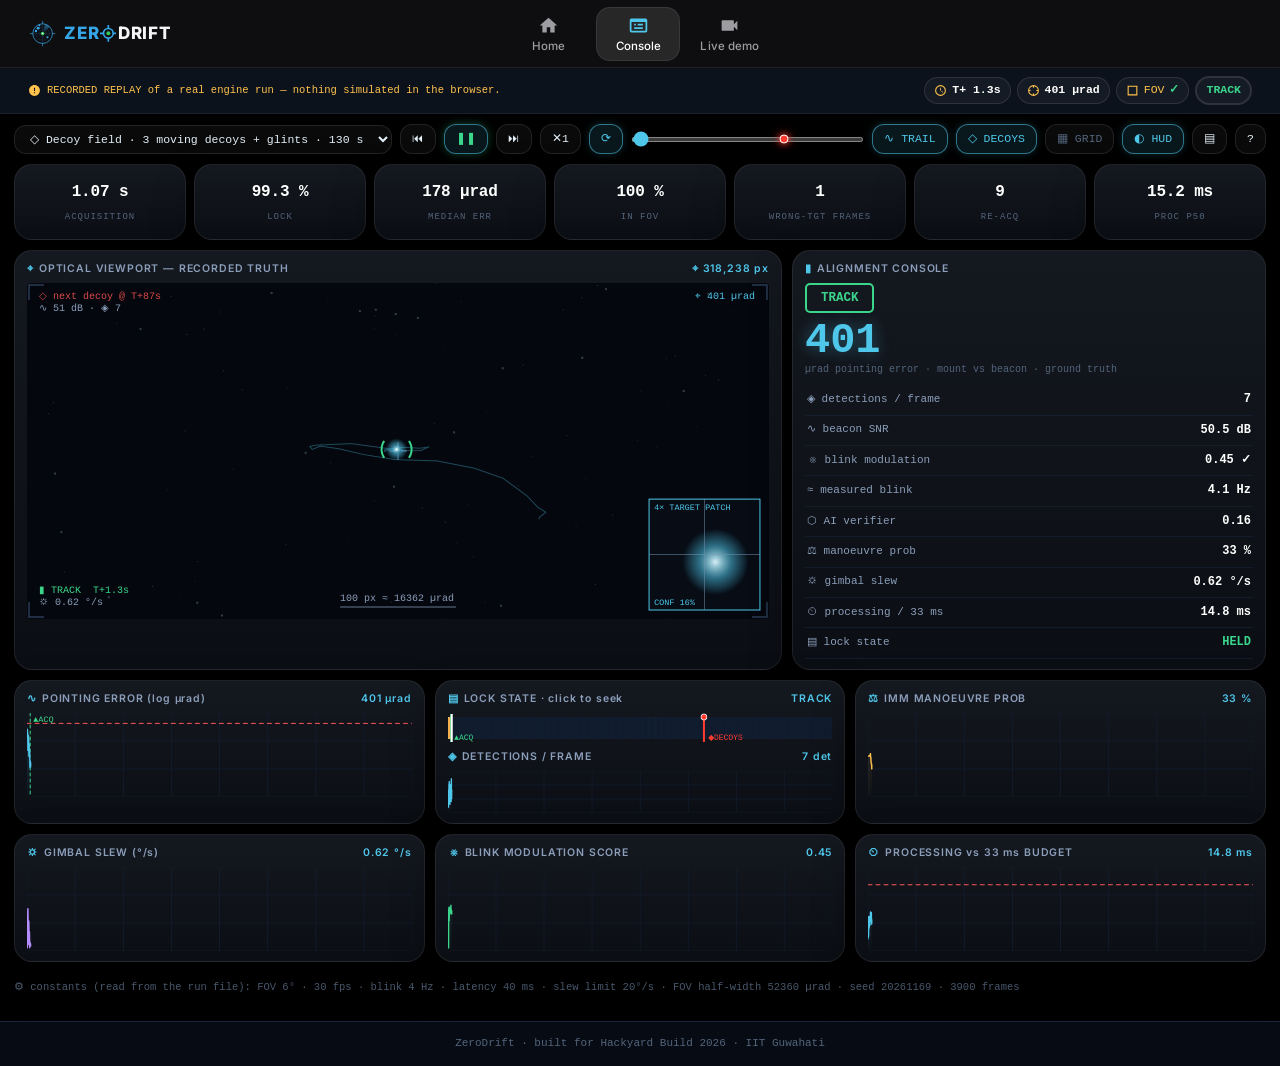
<file: console.html>
<!doctype html>
<html lang="en">
<head>
<meta charset="utf-8">
<meta name="viewport" content="width=device-width,initial-scale=1,viewport-fit=cover">
<title>ZeroDrift ZD-1 — FSOC Coarse Alignment Console</title>
<meta name="description" content="ZeroDrift replay console: watch real logged engine runs frame by frame and read the automatic test record. Built for Hackyard Build 2026 · IIT Guwahati.">
<meta property="og:title" content="ZeroDrift · Replay Console">
<meta property="og:description" content="ZeroDrift replay console: watch real logged engine runs frame by frame and read the automatic test record. Built for Hackyard Build 2026 · IIT Guwahati.">
<meta property="og:image" content="brand/logo_banner.png">
<link rel="icon" type="image/png" href="brand/zerodrift_mark.png">
<link rel="stylesheet" href="tour.css">
<style>
@font-face { font-family: 'ZD Inter'; src: url(fonts/inter-latin-400-normal.woff2) format('woff2'); font-weight: 400; font-display: swap; }
@font-face { font-family: 'ZD Inter'; src: url(fonts/inter-latin-500-normal.woff2) format('woff2'); font-weight: 500; font-display: swap; }
@font-face { font-family: 'ZD Inter'; src: url(fonts/inter-latin-600-normal.woff2) format('woff2'); font-weight: 600; font-display: swap; }
@font-face { font-family: 'ZD Inter'; src: url(fonts/inter-latin-700-normal.woff2) format('woff2'); font-weight: 700; font-display: swap; }
@font-face { font-family: 'ZD Inter'; src: url(fonts/inter-latin-800-normal.woff2) format('woff2'); font-weight: 800; font-display: swap; }
/* ---------- global nav: logo left · five icon tabs centred  ---------- */
.gn { position: sticky; top: 0; z-index: 100; height: 68px; background: rgba(18,18,20,.82); backdrop-filter: saturate(180%) blur(22px); -webkit-backdrop-filter: saturate(180%) blur(22px); border-bottom: 1px solid rgba(255,255,255,.07); }
.gn-in { margin: 0 auto; padding: 0 28px; max-width: 1320px; height: 100%; display: grid; grid-template-columns: 1fr auto 1fr; align-items: center; }
.gn-in .logo { justify-self: start; display: flex; align-items: center; text-decoration: none; }
.gn-tabs { display: flex; align-items: center; gap: 6px; }
.gn-tabs a { display: flex; flex-direction: column; align-items: center; justify-content: center; gap: 5px; min-width: 84px; height: 54px; padding: 0 14px; border-radius: 14px;
  font-size: 11.5px; font-weight: 500; letter-spacing: .01em; line-height: 1; color: rgba(232,232,237,.66); text-decoration: none; transition: color .2s, background .2s; }
.gn-tabs a svg { width: 21px; height: 21px; fill: currentColor; }
.gn-tabs a:hover { color: #f5f5f7; background: rgba(255,255,255,.05); }
.gn-tabs a.on { color: #fff; background: rgba(255,255,255,.1); box-shadow: inset 0 0 0 1px rgba(255,255,255,.08); }
.gn-tabs a.on svg { fill: #4FC7EA; }
.gn-in .gh { justify-self: end; width: 40px; height: 40px; border-radius: 50%; display: grid; place-items: center; color: rgba(232,232,237,.75); background: rgba(255,255,255,.06); border: 1px solid rgba(255,255,255,.08); transition: color .2s, background .2s; }
.gn-in .gh:hover { color: #fff; background: rgba(255,255,255,.12); }
.gn-in .gh svg { width: 20px; height: 20px; fill: currentColor; display: block; }
@media (max-width: 900px) {
  .gn { height: 56px; }
  .gn-in { padding: 0 18px; grid-template-columns: 1fr auto; }
  .gn-tabs { display: none; }
}

/* ---------- ZeroDrift logo (inline SVG + live text) ---------- */
.zdl { display: inline-flex; align-items: center; gap: .42em; font-size: 15px; line-height: 1; white-space: nowrap; }
.zdl-em { width: 1.72em; height: 1.72em; flex: none; display: block; }
.zdl-tx { display: flex; flex-direction: column; gap: .45em; }
.zdl-wm { display: inline-flex; align-items: center; font-weight: 800; font-size: 1em; letter-spacing: .035em; }
.zdl-wm b { color: #35a7e8; font-weight: 800; }
.zdl-wm i { font-style: normal; color: #f5f5f7; }
.zdl-o { width: .98em; height: .98em; margin: 0 .1em 0 .04em; flex: none; }
.zdl small { font: 600 .25em/1 'ZD Inter', -apple-system, sans-serif; letter-spacing: .24em; text-transform: uppercase; color: #8b9aaf; padding-left: .12em; }
.gn .zdl { font-size: 17px; }

.gn, .gn * { box-sizing: border-box; font-family: 'ZD Inter', -apple-system, BlinkMacSystemFont, sans-serif; }

.banner { display: flex; align-items: center; gap: 10px; flex-wrap: wrap; }
.banner-chips { margin-left: auto; }
@media (max-width: 900px) { .banner-chips { margin-left: 0; } }

:root {
  --bg-deep: #03070D;
  --bg-base: #060B14;
  --panel: rgba(10, 16, 28, 0.85);
  --panel-solid: #0A111E;
  --panel-hover: rgba(16, 26, 44, 0.95);
  --edge: #18263A;
  --edge-glow: rgba(79, 199, 234, 0.35);
  --ink-primary: #E6F1FA;
  --ink-secondary: #8B9EBA;
  --ink-muted: #53647B;
  --cyan: #4FC7EA;
  --cyan-bright: #7FE0F8;
  --green: #3BD68C;
  --amber: #FFC24D;
  --orange: #FF9D45;
  --red: #FF5555;
  --blue: #5B8DEF;
  --vio: #B48CFF;
  --font-mono: ui-monospace, "SF Mono", "Cascadia Code", "JetBrains Mono", Menlo, Consolas, monospace;
}

* { box-sizing: border-box; margin: 0; padding: 0; }
html, body {
  width: 100%;
  max-width: 100vw;
  overflow-x: hidden;
}
body {
  background: var(--bg-deep);
  color: var(--ink-primary);
  font: 12.5px/1.45 var(--font-mono);
  position: relative;
  background-image: 
    radial-gradient(circle at 50% 10%, rgba(14, 35, 65, 0.35) 0%, transparent 60%),
    linear-gradient(rgba(24, 38, 58, 0.12) 1px, transparent 1px),
    linear-gradient(90deg, rgba(24, 38, 58, 0.12) 1px, transparent 1px);
  background-size: 100% 100%, 32px 32px, 32px 32px;
}

/* Morphing Square Loading Screen Overlay (Minimalist, Pure Spinner, No Text) */
.loading-overlay {
  position: fixed;
  inset: 0;
  background: #02050E;
  z-index: 9999;
  display: flex;
  flex-direction: column;
  align-items: center;
  justify-content: center;
  transition: opacity 0.4s cubic-bezier(0.16, 1, 0.3, 1), visibility 0.4s ease;
  pointer-events: all;
}
.loading-overlay.hidden {
  opacity: 0;
  visibility: hidden;
  pointer-events: none;
}
.morph-square {
  width: 48px;
  height: 48px;
  background: linear-gradient(135deg, #4FC7EA 0%, #7FE0F8 100%);
  box-shadow: 0 0 32px rgba(79, 199, 234, 0.85), 0 0 12px #fff;
  animation: morphSquareAnim 2s infinite ease-in-out;
}
@keyframes morphSquareAnim {
  0% {
    border-radius: 6%;
    transform: rotate(0deg) scale(1);
  }
  50% {
    border-radius: 50%;
    transform: rotate(180deg) scale(0.8);
    box-shadow: 0 0 48px rgba(79, 199, 234, 1), 0 0 18px #fff;
  }
  100% {
    border-radius: 6%;
    transform: rotate(360deg) scale(1);
  }
}

.wrap { width: 100%; max-width: 1560px; margin: 0 auto; padding: 0 14px; }

/* Top Header */
.top {
  display: flex;
  align-items: center;
  justify-content: space-between;
  padding: 10px 18px;
  border-bottom: 1px solid var(--edge);
  background: rgba(6, 11, 20, 0.9);
  backdrop-filter: blur(12px);
  position: sticky;
  top: 0;
  z-index: 100;
  position: relative;
}
.brand-group {
  display: flex;
  align-items: center;
  gap: 10px;
  text-decoration: none;
}
.brand-logo-img {
  width: 28px;
  height: 28px;
  object-fit: contain;
  filter: drop-shadow(0 0 8px rgba(79, 199, 234, 0.5));
}
.brand-text b {
  font-size: 14px;
  letter-spacing: 1px;
  color: #fff;
  white-space: nowrap;
}
.brand-text b span { color: var(--cyan); }
.brand-text small {
  display: block;
  font-size: 9px;
  color: var(--ink-muted);
  letter-spacing: 1.5px;
}

.nav-links {
  position: absolute;
  left: 50%;
  transform: translateX(-50%);
  display: flex;
  align-items: center;
  gap: 6px;
}
.nav-link {
  display: inline-flex;
  align-items: center;
  gap: 5px;
  padding: 5px 10px;
  border-radius: 5px;
  color: var(--ink-secondary);
  text-decoration: none;
  font-size: 11px;
  letter-spacing: 1px;
  transition: all 0.2s ease;
}
.nav-link svg {
  width: 13px;
  height: 13px;
  fill: currentColor;
  opacity: 0.85;
}
.nav-link:hover {
  color: var(--cyan);
  background: rgba(79, 199, 234, 0.08);
}
.nav-link.active {
  color: var(--cyan);
  background: rgba(79, 199, 234, 0.14);
  border: 1px solid rgba(79, 199, 234, 0.3);
}

.icon-btn-x {
  display: inline-flex;
  align-items: center;
  justify-content: center;
  width: 32px;
  height: 32px;
  border-radius: 5px;
  background: var(--panel-solid);
  border: 1px solid var(--edge);
  color: var(--ink-secondary);
  text-decoration: none;
  transition: all 0.2s ease;
}
.icon-btn-x svg { width: 16px; height: 16px; fill: currentColor; }
.icon-btn-x:hover {
  color: #fff;
  border-color: var(--cyan);
  background: rgba(79, 199, 234, 0.15);
}

/* Header Telemetry Status Chips */
.chip-group {
  display: flex;
  align-items: center;
  gap: 6px;
  flex-wrap: wrap;
}
.chip {
  border: 1px solid var(--edge);
  border-radius: 4px;
  padding: 4px 9px;
  background: var(--panel-solid);
  white-space: nowrap;
  font-size: 11.5px;
  display: inline-flex;
  align-items: center;
  gap: 5px;
}
.chip b { color: #fff; }
.chip svg { width: 12px; height: 12px; fill: var(--ink-secondary); }
#stateChip { font-weight: 700; border-width: 2px; }

/* Banner */
.banner {
  padding: 5px 18px;
  background: #0E1A2E;
  color: var(--amber);
  font-size: 10.5px;
  border-bottom: 1px solid var(--edge);
  display: flex;
  align-items: center;
  gap: 6px;
}
.banner svg { width: 13px; height: 13px; fill: var(--amber); flex-shrink: 0; }
.banner a { color: var(--cyan); text-decoration: none; font-weight: 600; }
.banner a:hover { text-decoration: underline; }

/* Control Toolbar */
.bar {
  display: flex;
  flex-wrap: wrap;
  gap: 7px;
  align-items: center;
  padding: 10px 0;
}
button, select {
  background: var(--panel-solid);
  color: var(--ink-primary);
  border: 1px solid var(--edge);
  border-radius: 5px;
  padding: 6px 11px;
  font: inherit;
  font-size: 11.5px;
  cursor: pointer;
  display: inline-flex;
  align-items: center;
  gap: 5px;
  transition: all 0.15s ease;
}
button svg { width: 12px; height: 12px; fill: currentColor; }
button:hover {
  border-color: var(--cyan);
  box-shadow: 0 0 10px rgba(79, 199, 234, 0.25);
}
button:active { transform: translateY(1px); }
button.on {
  border-color: var(--green);
  color: var(--green);
  box-shadow: 0 0 10px rgba(59, 214, 140, 0.3);
}
button.tog { color: var(--ink-muted); }
button.tog.on {
  color: var(--cyan);
  border-color: var(--cyan);
  box-shadow: 0 0 8px rgba(79, 199, 234, 0.2);
}
.seek-wrap {
  position: relative;
  flex: 1;
  min-width: 140px;
  display: flex;
  align-items: center;
}
.seek-wrap input[type=range] {
  width: 100%;
  margin: 0;
  accent-color: #4FC7EA;
  height: 5px;
  background: var(--panel-solid);
  border-radius: 2px;
  cursor: pointer;
}
.decoy-dot-marker {
  position: absolute;
  top: 50%;
  transform: translate(-50%, -50%);
  width: 9px;
  height: 9px;
  background: #FF3B30;
  border: 1.5px solid #FFFFFF;
  border-radius: 50%;
  box-shadow: 0 0 6px #FF3B30, 0 0 12px rgba(255, 59, 48, 0.6);
  cursor: pointer;
  z-index: 5;
  animation: pulseRedDot 2s infinite;
  transition: transform 0.15s ease;
}
.decoy-dot-marker:hover {
  transform: translate(-50%, -50%) scale(1.4);
  box-shadow: 0 0 10px #FF3B30, 0 0 18px rgba(255, 59, 48, 0.9);
}
@keyframes pulseRedDot {
  0% { box-shadow: 0 0 0 0 rgba(255, 59, 48, 0.7), 0 0 6px #FF3B30; }
  70% { box-shadow: 0 0 0 7px rgba(255, 59, 48, 0), 0 0 6px #FF3B30; }
  100% { box-shadow: 0 0 0 0 rgba(255, 59, 48, 0), 0 0 6px #FF3B30; }
}
.decoy-dot-marker::after {
  content: attr(data-tip);
  position: absolute;
  bottom: 16px;
  left: 50%;
  transform: translateX(-50%);
  background: rgba(10, 16, 28, 0.95);
  border: 1px solid rgba(255, 59, 48, 0.7);
  color: #FF5555;
  font-size: 9px;
  font-family: var(--font-mono);
  font-weight: 700;
  letter-spacing: 0.5px;
  padding: 3px 6px;
  border-radius: 4px;
  white-space: nowrap;
  opacity: 0;
  pointer-events: none;
  transition: opacity 0.2s ease, transform 0.2s ease;
  box-shadow: 0 4px 12px rgba(0, 0, 0, 0.6);
}
.decoy-dot-marker:hover::after {
  opacity: 1;
  transform: translateX(-50%) translateY(-2px);
}

/* KPI Summary Stats */
.stats {
  display: flex;
  flex-wrap: wrap;
  gap: 8px;
  padding-bottom: 10px;
}
.stat {
  flex: 1;
  min-width: 104px;
  background: var(--panel);
  border: 1px solid var(--edge);
  border-radius: 6px;
  padding: 8px 10px;
  text-align: center;
  transition: all 0.2s ease;
}
.stat:hover {
  border-color: var(--cyan);
  box-shadow: 0 4px 12px rgba(79, 199, 234, 0.15);
}
.stat b { display: block; font-size: 16px; font-weight: 700; color: #fff; margin-bottom: 2px; }
.stat span { font-size: 9px; color: var(--ink-muted); letter-spacing: 1px; }

/* Grid Layout */
.main { display: grid; grid-template-columns: 1.62fr 1fr; gap: 10px; }
.charts { display: grid; grid-template-columns: repeat(3, 1fr); gap: 10px; padding: 10px 0; }
@media (max-width: 1000px) { .main, .charts { grid-template-columns: 1fr; } }

.card {
  background: var(--panel);
  border: 1px solid var(--edge);
  border-radius: 8px;
  padding: 10px 12px;
  position: relative;
  backdrop-filter: blur(8px);
}
.card h3 {
  font-size: 10.5px;
  color: var(--ink-secondary);
  letter-spacing: 1.2px;
  display: flex;
  justify-content: space-between;
  align-items: center;
  margin-bottom: 6px;
}
.card h3 em { color: var(--cyan); font-style: normal; font-weight: 600; }
.card h3 .sym { color: var(--cyan); margin-right: 5px; font-size: 11px; }
canvas { width: 100%; display: block; cursor: crosshair; border-radius: 4px; }

.krow {
  display: flex;
  justify-content: space-between;
  align-items: center;
  border-bottom: 1px solid rgba(24, 38, 58, 0.6);
  padding: 6px 2px;
  font-size: 12px;
}
.krow span { color: var(--ink-secondary); font-size: 11px; }
.krow b { color: #fff; font-weight: 600; }
.bigerr { font-size: 42px; font-weight: 800; color: var(--cyan); line-height: 1.05; text-shadow: 0 0 16px rgba(79, 199, 234, 0.4); }
.bigst { display: inline-block; border: 2px solid; border-radius: 5px; padding: 4px 14px; font-weight: 700; margin-bottom: 6px; }

.const { padding: 8px 0 16px; color: var(--ink-muted); font-size: 10.5px; }

.foot {
  padding: 14px;
  color: var(--ink-muted);
  font-size: 11px;
  border-top: 1px solid var(--edge);
  text-align: center;
  background: var(--bg-base);
  margin-top: 10px;
}
.foot a { color: var(--cyan); text-decoration: none; }
.foot a:hover { text-decoration: underline; }

/* Test record table inside the debrief */
.test-record { margin-top: 14px; border: 1px solid rgba(79,199,234,.28); border-radius: 10px; background: rgba(6,14,28,.75); overflow: hidden; }
.tr-head { display: flex; align-items: center; justify-content: space-between; gap: 14px; padding: 12px 16px; border-bottom: 1px solid rgba(79,199,234,.18); background: rgba(79,199,234,.05); }
.tr-title { font: 700 13px var(--font-mono); letter-spacing: 1.4px; color: var(--cyan); }
.tr-title span { color: var(--ink-primary); }
.tr-sub { font: 11px/1.5 var(--font-mono); color: var(--ink-secondary); margin-top: 3px; }
.tr-score { font: 700 13px var(--font-mono); letter-spacing: 1px; padding: 7px 12px; border-radius: 6px; white-space: nowrap; border: 1px solid; }
.tr-score.ok { color: var(--green); border-color: rgba(59,214,140,.5); background: rgba(59,214,140,.08); }
.tr-score.bad { color: var(--amber); border-color: rgba(255,194,77,.5); background: rgba(255,194,77,.08); }
.tr-scroll { overflow-x: auto; }
.tr-table { width: 100%; border-collapse: collapse; font: 12px/1.45 var(--font-mono); min-width: 860px; }
.tr-table th { text-align: left; font-weight: 700; font-size: 10px; letter-spacing: 1.2px; color: var(--ink-muted); padding: 9px 14px; border-bottom: 1px solid var(--edge); background: rgba(3,8,18,.6); }
.tr-table td { padding: 9px 14px; border-bottom: 1px solid rgba(24,38,58,.7); color: var(--ink-secondary); vertical-align: top; }
.tr-table tr:last-child td { border-bottom: 0; }
.tr-table tbody tr:hover td { background: rgba(79,199,234,.04); }
.tr-table td.id { color: var(--ink-muted); white-space: nowrap; }
.tr-table td.p { color: var(--ink-primary); font-weight: 700; }
.tr-table td.m { color: #fff; font-weight: 700; white-space: nowrap; font-variant-numeric: tabular-nums; }
.tr-pill { display: inline-block; min-width: 50px; text-align: center; font-weight: 700; font-size: 10.5px; letter-spacing: 1px; padding: 3px 8px; border-radius: 4px; }
.tr-pill.pass { color: #06220f; background: var(--green); }
.tr-pill.fail { color: #2a1400; background: var(--amber); }
.tr-pill.info { color: var(--ink-secondary); border: 1px solid var(--edge); }
.tr-note { font: 10.5px/1.5 var(--font-mono); color: var(--ink-muted); padding: 9px 16px; border-top: 1px solid rgba(24,38,58,.7); }
@media (max-width: 720px) { .tr-head { flex-direction: column; align-items: flex-start; } }

/* Modals & Debrief (Stitch Aerospace Command Dashboard - Full Screen Wide, Clean & Balanced) */
.debrief-overlay {
  position: fixed;
  inset: 0;
  background: rgba(2, 6, 16, 0.88);
  backdrop-filter: blur(30px) saturate(190%);
  -webkit-backdrop-filter: blur(30px) saturate(190%);
  z-index: 500;
  overflow-y: auto;
  display: flex;
  align-items: flex-start;
  justify-content: center;
  padding: 24px 16px 110px;
  box-sizing: border-box;
  opacity: 1;
  transition: opacity 0.25s ease;
}
.debrief-overlay[hidden] {
  display: none !important;
}

.debrief-card {
  position: relative;
  width: 100%;
  max-width: 1560px; /* Clean, full screen wide aerospace dashboard */
  background: linear-gradient(180deg, rgba(8, 16, 36, 0.98) 0%, rgba(3, 8, 18, 0.99) 100%);
  border: 1px solid rgba(79, 199, 234, 0.35);
  box-shadow: 0 24px 70px rgba(0, 0, 0, 0.95), 0 0 40px rgba(79, 199, 234, 0.15);
  border-radius: 14px;
  padding: 20px 24px;
  color: var(--ink-primary);
  margin: 0 auto;
  animation: debriefModalIn 0.3s cubic-bezier(0.16, 1, 0.3, 1);
}
@keyframes debriefModalIn {
  from { opacity: 0; transform: translateY(14px) scale(0.98); }
  to { opacity: 1; transform: translateY(0) scale(1); }
}

.debrief-header-row {
  display: flex;
  align-items: center;
  justify-content: space-between;
  gap: 16px;
  margin-bottom: 14px;
  padding-bottom: 12px;
  border-bottom: 1px solid rgba(79, 199, 234, 0.2);
}
.debrief-header-titles h2 {
  font-size: 16px;
  color: #4FC7EA;
  letter-spacing: 1.5px;
  margin: 0 0 2px;
  display: flex;
  align-items: center;
  gap: 8px;
  flex-wrap: wrap;
}
.debrief-header-titles p {
  font-size: 11px;
  color: var(--ink-secondary);
  letter-spacing: 0.5px;
  margin: 0;
}
.debrief-header-meta {
  display: flex;
  align-items: center;
  gap: 12px;
}
.debrief-tag {
  background: rgba(59, 214, 140, 0.15);
  border: 1px solid rgba(59, 214, 140, 0.35);
  color: #3BD68C;
  font-size: 9.5px;
  font-weight: 700;
  letter-spacing: 0.8px;
  padding: 3px 8px;
  border-radius: 4px;
  white-space: nowrap;
}
.debrief-close-icon {
  background: rgba(14, 26, 50, 0.8);
  border: 1px solid var(--edge);
  color: var(--ink-secondary);
  border-radius: 50%;
  width: 32px;
  height: 32px;
  display: flex;
  align-items: center;
  justify-content: center;
  cursor: pointer;
  padding: 0;
  transition: all 0.2s ease;
  flex-shrink: 0;
}
.debrief-close-icon:hover {
  color: #fff;
  border-color: var(--cyan);
  background: rgba(79, 199, 234, 0.2);
}

/* Executive Briefing: Clean 3-Card Strip Across Top */
.debrief-exec-strip {
  display: grid;
  grid-template-columns: repeat(3, 1fr);
  gap: 12px;
  margin-bottom: 14px;
}
.exec-point-card {
  background: rgba(10, 20, 42, 0.7);
  border: 1px solid rgba(79, 199, 234, 0.2);
  border-radius: 8px;
  padding: 10px 14px;
  display: flex;
  flex-direction: column;
  gap: 4px;
  transition: border-color 0.2s ease;
}
.exec-point-card:hover {
  border-color: rgba(79, 199, 234, 0.45);
}
.ep-tag {
  font-size: 9.5px;
  font-weight: 700;
  letter-spacing: 1px;
  color: var(--cyan);
  text-transform: uppercase;
  display: flex;
  align-items: center;
  gap: 6px;
}
.ep-tag::before {
  content: "•";
  color: var(--cyan);
  font-size: 14px;
}
.ep-text {
  font-size: 11.5px;
  line-height: 1.45;
  color: #D4E2EF;
}

/* 2-Column Balanced Grid */
.debrief-layout-grid {
  display: grid;
  grid-template-columns: 1fr;
  gap: 14px;
  align-items: start;
}

/* Left Column: Metrics & Analytics */
.debrief-col-left, .debrief-col-right {
  display: flex;
  flex-direction: column;
  gap: 12px;
}

/* 4 Hero KPI Cards */
.debrief-kpi-grid-4 {
  display: grid;
  grid-template-columns: repeat(4, 1fr);
  gap: 10px;
}
.debrief-col-right { display: grid; grid-template-columns: 1fr 1fr; gap: 12px; }
.debrief-analysis { display: grid; grid-template-columns: 1fr 1.25fr 1fr; gap: 12px; }
.fcard {
  background: linear-gradient(135deg, rgba(14, 26, 52, 0.7) 0%, rgba(8, 16, 34, 0.85) 100%);
  border: 1px solid rgba(79, 199, 234, 0.2);
  border-radius: 8px;
  padding: 12px 14px;
  text-align: left;
  transition: transform 0.2s ease, border-color 0.2s ease;
}
.fcard:hover {
  border-color: rgba(79, 199, 234, 0.5);
  transform: translateY(-2px);
}
.fcard b {
  font-size: 22px;
  color: #4FC7EA;
  display: block;
  margin-bottom: 2px;
  font-weight: 700;
  font-family: var(--font-mono);
  letter-spacing: -0.5px;
}
.fcard span {
  font-size: 9px;
  color: var(--ink-secondary);
  letter-spacing: 1.2px;
  text-transform: uppercase;
  font-weight: 600;
  display: block;
}
.fcard i {
  display: block;
  font-style: normal;
  font-size: 10.5px;
  color: #8EA4C4;
  margin-top: 4px;
}

/* Inline Secondary Stats Strip */
.debrief-sec-strip {
  display: flex;
  align-items: center;
  justify-content: space-between;
  background: rgba(10, 18, 36, 0.6);
  border: 1px solid rgba(79, 199, 234, 0.15);
  border-radius: 6px;
  padding: 8px 12px;
  font-size: 11px;
  color: var(--ink-secondary);
  font-family: var(--font-mono);
  flex-wrap: wrap;
  gap: 8px;
}
.sec-item b {
  color: #fff;
  font-weight: 700;
}

/* Analytical Gauges */
.debrief-gauges-panel {
  background: rgba(8, 16, 32, 0.75);
  border: 1px solid rgba(79, 199, 234, 0.2);
  border-radius: 8px;
  padding: 12px 14px;
}
.analytic-gauge {
  margin-bottom: 10px;
}
.analytic-gauge:last-child {
  margin-bottom: 0;
}
.gauge-meta {
  display: flex;
  align-items: center;
  justify-content: space-between;
  font-size: 10.5px;
  margin-bottom: 4px;
}
.gauge-meta span {
  color: var(--ink-secondary);
  font-weight: 600;
  letter-spacing: 0.5px;
}
.gauge-meta b {
  font-family: var(--font-mono);
  font-size: 11px;
}
.gauge-tag {
  font-size: 9px;
  padding: 1px 6px;
  border-radius: 3px;
  font-weight: 700;
  margin-left: 6px;
}
.gauge-tag.cyan {
  background: rgba(79, 199, 234, 0.18);
  color: var(--cyan);
  border: 1px solid rgba(79, 199, 234, 0.35);
}
.gauge-tag.green {
  background: rgba(59, 214, 140, 0.18);
  color: var(--green);
  border: 1px solid rgba(59, 214, 140, 0.35);
}
.gauge-track {
  height: 6px;
  background: rgba(20, 32, 54, 0.9);
  border-radius: 3px;
  overflow: hidden;
  border: 1px solid rgba(79, 199, 234, 0.15);
}
.gauge-bar {
  height: 100%;
  border-radius: 3px;
  transition: width 0.6s ease;
}
.gauge-bar.cyan {
  background: linear-gradient(90deg, #4FC7EA, #7FE0F8);
  box-shadow: 0 0 10px rgba(79, 199, 234, 0.6);
}
.gauge-bar.green {
  background: linear-gradient(90deg, #3BD68C, #65f0ad);
  box-shadow: 0 0 10px rgba(59, 214, 140, 0.6);
}

/* Debrief Charts on Right Column */
.debrief-chart-card {
  background: rgba(8, 16, 32, 0.75);
  border: 1px solid rgba(79, 199, 234, 0.2);
  border-radius: 8px;
  padding: 10px 12px;
}
.debrief-chart-header {
  display: flex;
  align-items: center;
  justify-content: space-between;
  margin-bottom: 6px;
  font-size: 11px;
  font-weight: 700;
  letter-spacing: 0.8px;
  color: var(--cyan);
}
.debrief-chart-header span.tag {
  background: rgba(79, 199, 234, 0.15);
  border: 1px solid rgba(79, 199, 234, 0.3);
  padding: 1px 6px;
  border-radius: 3px;
  font-size: 9px;
  color: #fff;
  font-weight: 600;
}

/* Session History Points List (Only in Points) */
.debrief-history-panel {
  background: rgba(8, 16, 32, 0.75);
  border: 1px solid rgba(79, 199, 234, 0.2);
  border-radius: 8px;
  padding: 10px 14px;
}
.debrief-subhead {
  font-size: 10px;
  letter-spacing: 1.5px;
  text-transform: uppercase;
  font-weight: 700;
  color: var(--ink-muted);
}
.debrief-history-points {
  list-style: none;
  padding: 0;
  margin: 8px 0 0;
  display: flex;
  flex-direction: column;
  gap: 5px;
}
.history-point-item {
  display: flex;
  align-items: center;
  justify-content: space-between;
  background: rgba(12, 22, 44, 0.75);
  border: 1px solid rgba(79, 199, 234, 0.15);
  border-radius: 5px;
  padding: 5px 10px;
  font-size: 11px;
  font-family: var(--font-mono);
  color: var(--ink-secondary);
  flex-wrap: wrap;
  gap: 6px;
}
.history-point-item::before {
  content: "•";
  color: var(--cyan);
  font-size: 14px;
  margin-right: 2px;
}
.hp-scen {
  color: #fff;
  font-weight: 700;
  min-width: 90px;
}
.hp-stat b {
  color: var(--cyan);
}
.hp-time {
  color: var(--ink-muted);
  font-size: 10px;
}

/* Unified Footer Bar: Inline Verdict + Action Buttons */
.debrief-footer-bar {
  display: flex;
  align-items: center;
  justify-content: space-between;
  gap: 14px;
  margin-top: 14px;
  padding-top: 12px;
  border-top: 1px solid rgba(79, 199, 234, 0.2);
  flex-wrap: wrap;
}
.debrief-footer-bar .db-next { flex: 1 1 260px; margin: 0; font-size: 13.5px; }
#dbLiveBtn { box-shadow: 0 0 0 2px rgba(79,199,234,.65), 0 0 24px rgba(79,199,234,.35); }
.debrief-verdict-inline {
  display: flex;
  align-items: center;
  gap: 8px;
  background: rgba(59, 214, 140, 0.08);
  border: 1px solid rgba(59, 214, 140, 0.3);
  border-radius: 6px;
  padding: 8px 14px;
  color: #3BD68C;
  font-size: 11.5px;
  font-weight: 500;
  flex: 1;
  min-width: 280px;
}
.debrief-actions {
  display: flex;
  align-items: center;
  gap: 8px;
  flex-wrap: wrap;
}
.btn-db-action {
  display: inline-flex;
  align-items: center;
  justify-content: center;
  gap: 6px;
  padding: 8px 16px;
  border-radius: 6px;
  font-size: 11.5px;
  font-weight: 600;
  letter-spacing: 0.5px;
  text-decoration: none;
  cursor: pointer;
  transition: all 0.2s ease;
  border: 1px solid transparent;
  font-family: inherit;
}
.btn-db-action svg {
  width: 14px;
  height: 14px;
  fill: currentColor;
}
.btn-db-action.replay {
  background: rgba(79, 199, 234, 0.12);
  color: var(--cyan);
  border-color: rgba(79, 199, 234, 0.35);
}
.btn-db-action.replay:hover {
  background: rgba(79, 199, 234, 0.22);
  box-shadow: 0 0 15px rgba(79, 199, 234, 0.3);
  transform: translateY(-1px);
}
.btn-db-action.about {
  background: linear-gradient(135deg, #4FC7EA 0%, #2ba5ca 100%);
  color: #020712;
  font-weight: 700;
  box-shadow: 0 0 18px rgba(79, 199, 234, 0.35);
}
.btn-db-action.about:hover {
  background: linear-gradient(135deg, #6fd3f0 0%, #4FC7EA 100%);
  box-shadow: 0 0 24px rgba(79, 199, 234, 0.55);
  transform: translateY(-1px);
}
.btn-db-action.live {
  background: linear-gradient(135deg, #5DE08A 0%, #2fb865 100%);
  color: #02140a;
  font-weight: 700;
  box-shadow: 0 0 18px rgba(93, 224, 138, 0.35);
}
.btn-db-action.live:hover {
  background: linear-gradient(135deg, #7ee9a3 0%, #5DE08A 100%);
  box-shadow: 0 0 24px rgba(93, 224, 138, 0.55);
  transform: translateY(-1px);
}
.btn-db-action.close {
  background: rgba(14, 24, 46, 0.8);
  color: var(--ink-secondary);
  border-color: var(--edge);
}
.btn-db-action.close:hover {
  color: #fff;
  border-color: var(--ink-secondary);
  background: rgba(22, 38, 70, 0.9);
}

@media (max-width: 1100px) {
  .debrief-exec-strip {
    grid-template-columns: 1fr;
  }
  .debrief-layout-grid {
    grid-template-columns: 1fr;
    gap: 14px;
  }
  .debrief-footer-bar {
    flex-direction: column;
    align-items: stretch;
  }
  .debrief-card {
    padding: 16px 14px;
  }
}
@media (max-width: 768px) {
  .debrief-kpi-grid-4 { grid-template-columns: 1fr 1fr; }
  .debrief-col-right { grid-template-columns: 1fr; }
  .debrief-analysis { grid-template-columns: 1fr; }
}

/* Mobile Bottom Navigation (Visible on <= 768px) */
.mobile-bottom-nav {
  display: none;
  position: fixed;
  bottom: 0;
  left: 0;
  right: 0;
  height: 60px;
  background: rgba(6, 11, 20, 0.95);
  backdrop-filter: blur(16px);
  -webkit-backdrop-filter: blur(16px);
  border-top: 1px solid var(--edge);
  z-index: 200;
  justify-content: space-around;
  align-items: center;
  padding: 0 10px;
}
.mobile-nav-item {
  display: flex;
  flex-direction: column;
  align-items: center;
  justify-content: center;
  gap: 3px;
  color: var(--ink-secondary);
  text-decoration: none;
  font-size: 10px;
  letter-spacing: 0.5px;
  flex: 1;
  padding: 6px 0;
  transition: color 0.2s ease;
}
.mobile-nav-item svg { width: 18px; height: 18px; fill: currentColor; }
.mobile-nav-item:hover, .mobile-nav-item.active { color: var(--cyan); }

@media (max-width: 768px) {
  .nav-links { display: none; }
  .mobile-bottom-nav { display: flex; }
  .wrap { padding-bottom: 80px; }
}
@media (max-width: 480px) {
  .brand-text b { font-size: 12px; }
  .brand-text .zd-id { display: none; }
  .banner { font-size: 10px; line-height: 1.4; }
}

/* Organisation chips. Official
   colours, so each sits on its own white chip. */
.org-strip { display: flex; align-items: center; justify-content: center; gap: 10px; flex-wrap: wrap; margin: 24px auto 22px; }
.org-chip { background: #fff; border-radius: 8px; height: 46px; padding: 6px 12px; display: inline-flex; align-items: center; box-sizing: border-box; box-shadow: 0 2px 10px rgba(0,0,0,.35); }
.org-chip img { height: 34px; width: auto; display: block; }
.org-txt { font: 600 10px/1.55 ui-monospace, "SF Mono", Menlo, Consolas, monospace; letter-spacing: .14em; color: #8ea4c4; text-align: left; margin-left: 4px; }
.org-txt b { color: #eaf4fd; font-weight: 700; }
.org-mini { display: inline-flex; gap: 6px; vertical-align: middle; margin-right: 10px; }
.org-mini .org-chip { height: 24px; padding: 3px 6px; border-radius: 5px; box-shadow: none; }
.org-mini .org-chip img { height: 18px; }

/* Brand logo (transparent PNG, drawn for a dark background). */
.brand-logo-full { height: 42px; width: auto; display: block; margin: -4px 0; }
@media (max-width: 720px) { .brand-logo-full { height: 42px; } }

/* ---------- refresh: same family as the rest of the site, same console underneath ---------- */
body { background: #000; }
.card, .stat, .fcard, .test-record, .debrief-card, .debrief-chart-card { border-radius: 18px !important; border-color: rgba(255,255,255,.08) !important;
  background: linear-gradient(180deg, rgba(22,26,34,.92), rgba(12,15,21,.92)) !important; box-shadow: 0 18px 40px rgba(0,0,0,.35); }
.stat { padding-top: 16px !important; padding-bottom: 14px !important; }
.stat b, .stat .v { letter-spacing: -.01em; }
.card h3 { font-family: 'ZD Inter', -apple-system, sans-serif !important; font-weight: 600 !important; letter-spacing: .08em !important; }
.bar { gap: 8px !important; }
.bar button, .bar select { border-radius: 12px !important; border-color: rgba(255,255,255,.1) !important; background: rgba(255,255,255,.04) !important; transition: background .2s, border-color .2s; }
.bar button:hover, .bar select:hover { background: rgba(255,255,255,.09) !important; }
.bar button.on, .bar button.tog.on { border-color: rgba(79,199,234,.55) !important; background: rgba(79,199,234,.12) !important; }
.banner { background: rgba(14,20,32,.9) !important; border-bottom-color: rgba(255,255,255,.06) !important; padding: 8px 28px !important; }
.chip { border-radius: 980px !important; border-color: rgba(255,255,255,.1) !important; background: rgba(255,255,255,.04) !important; }
.debrief-overlay .debrief-card { border-radius: 24px !important; }
.btn-db-action { border-radius: 980px !important; padding: 9px 18px !important; }
</style>
</head>
<body>

<!-- Full-Screen Morphing Square Loading Screen (Pure Minimalist Spinner, No Text) -->
<div id="loading-screen" class="loading-overlay">
  <div class="morph-square"></div>
</div>

<header class="gn"><div class="gn-in">
  <a class="logo" href="index.html" aria-label="ZeroDrift home"><span class="zdl zdl-nav"><svg class="zdl-em" viewBox="0 0 512 512" aria-hidden="true"><defs><linearGradient id="zdSweepnav" x1="0" y1="1" x2=".62" y2="0"><stop offset="0" stop-color="#35a7e8" stop-opacity="0"/><stop offset="1" stop-color="#35a7e8" stop-opacity=".55"/></linearGradient></defs><path d="M256 256 L 297.6 88.7 A172 172 0 0 1 377.6 134.4 Z" fill="url(#zdSweepnav)"/><g fill="none" stroke="#1d4f86" stroke-width="5"><circle cx="256" cy="256" r="115"/><circle cx="256" cy="256" r="64"/><path d="M256 86v340M86 256h340"/></g><circle cx="256" cy="256" r="172" fill="none" stroke="#35a7e8" stroke-width="13"/><path d="M256 34v52M256 426v52M34 256h52M426 256h52" stroke="#35a7e8" stroke-width="12" stroke-linecap="butt"/><g fill="#35a7e8"><circle cx="200" cy="110" r="16"/><circle cx="178" cy="160" r="26"/><circle cx="139" cy="210" r="21"/><circle cx="341" cy="318" r="18"/></g><circle cx="256" cy="256" r="32" fill="#34c759"/><circle cx="256" cy="256" r="13" fill="#fff"/></svg><span class="zdl-tx"><span class="zdl-wm"><b>ZER</b><svg class="zdl-o" viewBox="0 0 100 100" aria-hidden="true"><circle cx="50" cy="50" r="29" fill="none" stroke="#35a7e8" stroke-width="10"/><path d="M50 0v21M50 79v21M0 50h21M79 50h21" stroke="#35a7e8" stroke-width="10"/><circle cx="50" cy="50" r="12" fill="#34c759"/></svg><i>DRIFT</i></span></span></span></a>
  <nav class="gn-tabs" aria-label="Main"><a href="index.html"><svg viewBox="0 0 24 24" aria-hidden="true"><path d="M10 20v-6h4v6h5v-8h3L12 3 2 12h3v8z"/></svg><span>Home</span></a><a href="console.html" class="on" aria-current="page"><svg viewBox="0 0 24 24" aria-hidden="true"><path d="M4 4h16a2 2 0 0 1 2 2v12a2 2 0 0 1-2 2H4a2 2 0 0 1-2-2V6c0-1.1.9-2 2-2zm0 4v10h16V8H4zm3 2h2v2H7v-2zm0 4h10v2H7v-2zm4-4h6v2h-6v-2z"/></svg><span>Console</span></a><a href="live.html"><svg viewBox="0 0 24 24" aria-hidden="true"><path d="M17 10.5V7a1 1 0 0 0-1-1H4a1 1 0 0 0-1 1v10a1 1 0 0 0 1 1h12a1 1 0 0 0 1-1v-3.5l4 4v-11l-4 4z"/></svg><span>Live demo</span></a></nav>
  
</div></header>

<div class="banner">
  <svg viewBox="0 0 24 24"><path d="M12 2C6.48 2 2 6.48 2 12s4.48 10 10 10 10-4.48 10-10S17.52 2 12 2zm1 15h-2v-2h2v2zm0-4h-2V7h2v6z"/></svg>
  RECORDED REPLAY of a real engine run — nothing simulated in the browser.

  <div class="chip-group banner-chips">
    <div class="chip">
      <svg viewBox="0 0 24 24"><path d="M12 20a8 8 0 1 0 0-16 8 8 0 0 0 0 16zm0-18a10 10 0 1 1 0 20 10 10 0 0 1 0-20zm.5 5v5.25l4.5 2.67-.75 1.23L11 11.5V7h1.5z"/></svg>
      <b id="tv">—</b>
    </div>
    <div class="chip">
      <svg viewBox="0 0 24 24"><path d="M12 2a10 10 0 1 0 10 10A10 10 0 0 0 12 2zm1 17.93V18a1 1 0 0 0-2 0v1.93A8 8 0 0 1 4.07 13H6a1 1 0 0 0 0-2H4.07A8 8 0 0 1 11 4.07V6a1 1 0 0 0 2 0V4.07A8 8 0 0 1 19.93 11H18a1 1 0 0 0 0 2h1.93A8 8 0 0 1 13 19.93z"/></svg>
      <b id="ev">—</b>
    </div>
    <div class="chip">
      <svg viewBox="0 0 24 24"><path d="M3 3v18h18V3H3zm16 16H5V5h14v14z"/></svg>
      FOV <b id="fov">—</b>
    </div>
    <div class="chip" id="stateChip">—</div>
    
  </div>
</div>

<div class="wrap">
  <div class="bar">
    <select id="scen">
      <option value="media/telemetry_decoys.json" selected>◇ Decoy field · 3 moving decoys + glints · 130 s</option>
      <option value="media/telemetry_run.json">● ISS pass over Bengaluru · 45 s · SGP4</option>
      <option value="media/telemetry_turbulence.json">≋ Hard turbulence · 400 µrad tilt · 30 s</option>
    </select>
    <button id="stepB" title="frame back [←]">⏮</button>
    <button id="play" class="on" title="play/pause [space]">❚❚</button>
    <button id="stepF" title="frame forward [→]">⏭</button>
    <button id="spd" title="playback speed">✕1</button>
    <button id="loop" class="tog on" title="loop at end">⟳</button>
    <div class="seek-wrap">
      <input type="range" id="seek" min="0" max="100" value="0">
      <div class="decoy-dot-marker" id="decoyDot" data-tip="3 DECOYS ENTRY" style="display:none"></div>
    </div>
    <button id="tTrail" class="tog on" title="beacon path trail">∿ TRAIL</button>
    <button id="tDecoy" class="tog on" title="show decoys">◇ DECOYS</button>
    <button id="tGrid" class="tog" title="viewport grid">▦ GRID</button>
    <button id="tHud" class="tog on" title="viewport HUD overlay">◐ HUD</button>
    <button id="debB" title="run debrief cards">▤</button>
    <button id="helpB" title="what am I looking at?">?</button>
  </div>

  <div class="stats" id="tiles"></div>

  <div class="main">
    <div class="card">
      <h3><span><span class="sym">⌖</span>OPTICAL VIEWPORT — RECORDED TRUTH</span><em id="vpNow"></em></h3>
      <canvas id="cView" height="336"></canvas>
    </div>
    <div class="card">
      <h3><span><span class="sym">▮</span>ALIGNMENT CONSOLE</span></h3>
      <div class="bigst" id="bigSt">—</div>
      <div class="bigerr" id="bigErr">—</div>
      <div style="color:var(--ink-muted);font-size:10px;margin-bottom:8px">µrad pointing error · mount vs beacon · ground truth</div>
      <div class="krow"><span>◈ detections / frame</span><b id="kD">—</b></div>
      <div class="krow"><span>∿ beacon SNR</span><b id="kSnr">—</b></div>
      <div class="krow"><span>⨳ blink modulation</span><b id="kMod">—</b></div>
      <div class="krow"><span>≈ measured blink</span><b id="kEhz">—</b></div>
      <div class="krow"><span>⬡ AI verifier</span><b id="kAi">—</b></div>
      <div class="krow"><span>⚖ manoeuvre prob</span><b id="kMan">—</b></div>
      <div class="krow"><span>⛭ gimbal slew</span><b id="kSlew">—</b></div>
      <div class="krow"><span>⏲ processing / 33 ms</span><b id="kProc">—</b></div>
      <div class="krow"><span>▤ lock state</span><b id="kLock">—</b></div>
    </div>
  </div>

  <div class="charts">
    <div class="card"><h3><span><span class="sym">∿</span>POINTING ERROR (log µrad)</span><em id="errNow"></em></h3><canvas id="cErr" height="84" data-seek="1"></canvas></div>
    <div class="card"><h3><span><span class="sym">▤</span>LOCK STATE · click to seek</span><em id="stNow"></em></h3><canvas id="cState" height="30" data-seek="1"></canvas>
      <h3 style="margin-top:6px"><span><span class="sym">◈</span>DETECTIONS / FRAME</span><em id="detNow"></em></h3><canvas id="cDet" height="42" data-seek="1"></canvas></div>
    <div class="card"><h3><span><span class="sym">⚖</span>IMM MANOEUVRE PROB</span><em id="immNow"></em></h3><canvas id="cImm" height="84" data-seek="1"></canvas></div>
    <div class="card"><h3><span><span class="sym">⛭</span>GIMBAL SLEW (°/s)</span><em id="slewNow"></em></h3><canvas id="cSlew" height="84" data-seek="1"></canvas></div>
    <div class="card"><h3><span><span class="sym">⨳</span>BLINK MODULATION SCORE</span><em id="modNow"></em></h3><canvas id="cMod" height="84" data-seek="1"></canvas></div>
    <div class="card"><h3><span><span class="sym">⏲</span>PROCESSING vs 33 ms BUDGET</span><em id="procNow"></em></h3><canvas id="cProc" height="84" data-seek="1"></canvas></div>
  </div>

  <div class="const" id="consts"></div>
</div>

<div class="foot">ZeroDrift · built for Hackyard Build 2026 · IIT Guwahati</div>

<!-- Debrief Modal (Full Screen Wide Aerospace Dashboard) -->
<div id="debrief" class="debrief-overlay" hidden>
  <div class="debrief-card">
    <div class="debrief-header-row">
      <div class="debrief-header-titles">
        <h2>
          <span>▤</span>
          <span>MISSION DEBRIEF</span>
          <span style="color:var(--ink-muted);font-weight:400">—</span>
          <span id="dbScen" style="color:#fff"></span>
        </h2>
        <p>Replay of a logged engine run</p>
      </div>
      <div class="debrief-header-meta">
        <span class="debrief-tag">ZERODRIFT · TEST RECORD</span>
        <button class="debrief-close-icon" onclick="document.getElementById('debrief').hidden=true" title="Close debrief (Esc)">
          <svg viewBox="0 0 24 24" width="16" height="16"><path d="M19 6.41L17.59 5 12 10.59 6.41 5 5 6.41 10.59 12 5 17.59 6.41 19 12 13.41 17.59 19 19 17.59 13.41 12z" fill="currentColor"/></svg>
        </button>
      </div>
    </div>


    <!-- 2-Column Balanced Dashboard Layout -->
    <div class="debrief-layout-grid">
      <!-- Left Column: Metrics & Analytics -->
      <div class="debrief-col-left">
        <!-- 4 Hero Metrics -->
        <div class="debrief-kpi-grid-4" id="dbKpisPrimary"></div>
      </div>

      <!-- Analysis row: state bars | alignment | error histogram -->
      <div class="debrief-analysis">
        <div class="debrief-chart-card">
          <div class="debrief-chart-header"><span>▮ TIME IN STATE</span><span class="tag">% OF RUN</span></div>
          <canvas id="cDebStates" data-h="190" height="190" style="width:100%;height:190px;display:block"></canvas>
        </div>
        <div class="debrief-chart-card">
          <div class="debrief-chart-header"><span>⌖ ALIGNMENT · BEACON vs BORESIGHT</span><span class="tag" id="alignTag">µrad</span></div>
          <canvas id="cDebAlign" data-h="190" height="190" style="width:100%;height:190px;display:block"></canvas>
        </div>
        <div class="debrief-chart-card">
          <div class="debrief-chart-header"><span>▥ ERROR DISTRIBUTION</span><span class="tag">µrad</span></div>
          <canvas id="cDebHist" data-h="190" height="190" style="width:100%;height:190px;display:block"></canvas>
        </div>
      </div>

      <!-- Right Column: Graphs -->
      <div class="debrief-col-right">
        <!-- Telemetry Graph 1: Pointing Error vs FOV Limit -->
        <div class="debrief-chart-card">
          <div class="debrief-chart-header">
            <span>⌖ POINTING ERROR CONVERGENCE (LOG µrad)</span>
            <span class="tag">FOV LIMIT: 52,360 µrad</span>
          </div>
          <canvas id="cDebErr" data-h="80" height="80" style="width:100%;height:80px;display:block"></canvas>
        </div>

        <!-- Telemetry Graph 2: Processing Latency vs 33.3 ms Deadline -->
        <div class="debrief-chart-card">
          <div class="debrief-chart-header">
            <span>⚡ FRAME COMPUTE LATENCY vs 33.3 ms DEADLINE</span>
            <span class="tag">BUDGET: 33.3 ms</span>
          </div>
          <canvas id="cDebProc" data-h="80" height="80" style="width:100%;height:80px;display:block"></canvas>
        </div>


      </div>
    </div>

    <!-- Test record: fixed acceptance criteria vs this run's measured values -->
    <div class="test-record">
      <div class="tr-head">
        <div>
          <div class="tr-title">▦ TEST RECORD · <span id="trId"></span></div>
          <div class="tr-sub" id="trCond"></div>
        </div>
        <div class="tr-score" id="trScore"></div>
      </div>
      <div class="tr-scroll">
        <table class="tr-table">
          <thead><tr><th>ID</th><th>PARAMETER</th><th>METHOD</th><th>ACCEPTANCE CRITERION</th><th>MEASURED</th><th>RESULT</th></tr></thead>
          <tbody id="trBody"></tbody>
        </table>
      </div>
      <div class="tr-note">Criteria are fixed before the run and identical for every scenario. Values are computed in the browser from the logged frames of this run; nothing is typed in by hand.</div>
    </div>

    <!-- Unified Footer Row: Verdict + Action Buttons -->
    <div class="debrief-footer-bar">
      <div id="dbVerdict" class="debrief-verdict-inline"></div>
      <div class="tour-hint db-next">Step 2 of 3 · Next: <a href="live.html">try the live demo on your own camera ›</a></div>
      <div class="debrief-actions">
        <button class="btn-db-action replay" onclick="replayRun()">
          <svg viewBox="0 0 24 24"><path d="M12 5V1L7 6l5 5V7c3.31 0 6 2.69 6 6s-2.69 6-6 6-6-2.69-6-6H4c0 4.42 3.58 8 8 8s8-3.58 8-8-3.58-8-8-8z"/></svg>
          <span>REPLAY RUN</span>
        </button>
        <a href="live.html" class="btn-db-action live" id="dbLiveBtn">
          <svg viewBox="0 0 24 24"><path d="M17 10.5V7a1 1 0 0 0-1-1H4a1 1 0 0 0-1 1v10a1 1 0 0 0 1 1h12a1 1 0 0 0 1-1v-3.5l4 4v-11l-4 4z"/></svg>
          <span>LIVE DEMO</span>
        </a>
        <button class="btn-db-action close" onclick="document.getElementById('debrief').hidden=true">
          <svg viewBox="0 0 24 24"><path d="M19 6.41L17.59 5 12 10.59 6.41 5 5 6.41 10.59 12 5 17.59 6.41 19 12 13.41 17.59 19 19 17.59 13.41 12z"/></svg>
          <span>CLOSE</span>
        </button>
      </div>
    </div>
  </div>
</div>

<!-- Help Modal -->
<div id="help" class="debrief-overlay" hidden>
  <div class="debrief-card" style="max-width:900px;font-size:12.5px;line-height:1.7">
    <div class="debrief-header-row">
      <div class="debrief-header-titles">
        <h2>
          <span>?</span>
          <span>WHAT AM I LOOKING AT?</span>
        </h2>
        <p>Reading this console</p>
      </div>
      <button class="debrief-close-icon" onclick="document.getElementById('help').hidden=true" title="Close help (Esc)">
        <svg viewBox="0 0 24 24" width="16" height="16"><path d="M19 6.41L17.59 5 12 10.59 6.41 5 5 6.41 10.59 12 5 17.59 6.41 19 12 13.41 17.59 19 19 17.59 13.41 12z" fill="currentColor"/></svg>
      </button>
    </div>
    <div style="color:#D4E2EF;margin-top:10px">
      <p><b style="color:#4FC7EA">WHAT</b> — a replay of a logged run of the real engine. Nothing is hand-animated.</p>
      <p><b style="color:#4FC7EA">VIEWPORT</b> — glowing dot = beacon, green brackets = our lock, red ◇ = decoys.</p>
      <p><b style="color:#4FC7EA">BIG NUMBER</b> — pointing error in µrad (1 µrad ≈ 1 mm per km).</p>
      <p><b style="color:#4FC7EA">STATES</b> — <b style="color:#5B8DEF">SEARCH</b> · <b style="color:#FFC24D">ACQUIRE</b> · <b style="color:#3BD68C">TRACK</b> · <b style="color:#FF9D45">COAST</b> (beacon dark, normal) · <b style="color:#FF5555">REACQUIRE</b></p>
      <p><b style="color:#4FC7EA">CHARTS</b> — click any chart to jump there.</p>
    </div>
    <div class="debrief-actions">
      <button class="btn-db-action close" onclick="document.getElementById('help').hidden=true">✕ CLOSE</button>
    </div>
  </div>
</div>

<!-- Mobile Bottom Navigation -->
<nav class="mobile-bottom-nav">
  <a href="index.html" class="mobile-nav-item">
    <svg viewBox="0 0 24 24"><path d="M10 20v-6h4v6h5v-8h3L12 3 2 12h3v8z"/></svg>
    <span>Home</span>
  </a>
  <a href="console.html" class="mobile-nav-item active">
    <svg viewBox="0 0 24 24"><path d="M4 4h16a2 2 0 0 1 2 2v12a2 2 0 0 1-2 2H4a2 2 0 0 1-2-2V6c0-1.1.9-2 2-2zm0 4v10h16V8H4zm3 2h2v2H7v-2zm0 4h10v2H7v-2zm4-4h6v2h-6v-2z"/></svg>
    <span>Console</span>
  </a>
  <a href="live.html" class="mobile-nav-item">
    <svg viewBox="0 0 24 24"><path d="M17 10.5V7a1 1 0 0 0-1-1H4a1 1 0 0 0-1 1v10a1 1 0 0 0 1 1h12a1 1 0 0 0 1-1v-3.5l4 4v-11l-4 4z"/></svg>
    <span>Live</span>
  </a>
  </nav>

<script>
'use strict';
const SC={SEARCH:'#5B8DEF',ACQUIRE:'#FFC24D',TRACK:'#3BD68C',COAST:'#FF9D45',REACQUIRE:'#FF5555'};
let D=null,i=0,playing=true,speed=1,loop=true,showTrail=true,showDecoy=true,showGrid=false,showHUD=true,nextDecoyIdx=null,lastState=null,lockPulse=null;
const $=id=>document.getElementById(id);

function setup(d){
  D=d;i=0;ph=0;frac=0;delete D._debriefed;$('seek').max=d.frames.length-1;delete D._stars;
  D._dIdx=d.frames.map((f,k)=>((f.dpx&&f.dpx.length)?k:-1)).filter(k=>k>=0);
  D._acqIdx=d.frames.findIndex(f=>f.state==='TRACK');lastState=null;lockPulse=null;
  const dot=$('decoyDot');
  if(dot){
    if(D._dIdx&&D._dIdx.length){
      const k0=D._dIdx[0];
      const fracPos=k0/(d.frames.length-1);
      dot.style.display='block';
      dot.style.left='calc(8px + (100% - 16px) * '+fracPos.toFixed(4)+')';
      const tipText='T+'+d.frames[k0].t.toFixed(1)+'s · 3 DECOYS ENTRY';
      dot.setAttribute('data-tip',tipText);
      dot.title=tipText+' (click to jump)';
      dot.onclick=(e)=>{
        e.stopPropagation();
        i=k0;ph=k0;frac=0;draw();
      };
    }else{
      dot.style.display='none';
    }
  }
  const nd=d.frames.reduce((a,f)=>a+((f.dpx&&f.dpx.length)?1:0),0);
  const db=$('tDecoy');db.disabled=!nd;db.style.opacity=nd?1:0.35;
  db.textContent=nd?'◇ DECOYS':'◇ NO DECOYS';
  db.title=nd?('decoys visible in '+nd+' frames — seek around them'):'this scenario contains no decoys';
  const s=d.summary,c=d.constants;
  const T=(v,l)=>'<div class="stat"><b>'+v+'</b><span>'+l+'</span></div>';
  $('tiles').innerHTML=
    T(s.acquisition_time_s==null?'—':s.acquisition_time_s.toFixed(2)+' s','ACQUISITION')+
    T(s.lock_retention_pct.toFixed(1)+' %','LOCK')+
    T(s.pointing_error_urad.p50.toFixed(0)+' µrad','MEDIAN ERR')+
    T(s.beacon_in_fov_pct.toFixed(0)+' %','IN FOV')+
    T(s.decoy_locked_frames,'WRONG-TGT FRAMES')+
    T(s.reacquisitions,'RE-ACQ')+
    T(s.processing_ms.p50.toFixed(1)+' ms','PROC P50');
  $('consts').textContent='⚙ constants (read from the run file): FOV '+c.fov_deg+'° · '+c.frame_rate_hz
    +' fps · blink '+c.beacon_blink_hz+' Hz · latency '+c.command_latency_ms+' ms · slew limit '
    +c.gimbal_max_rate_deg_s+'°/s · FOV half-width '+Math.round(c.fov_half_width_urad)
    +' µrad · seed '+d.seed+' · '+d.frames.length+' frames';
  draw();
  const loader = document.getElementById('loading-screen');
  if (loader) loader.classList.add('hidden');
}
function load(u){fetch(u).then(r=>r.json()).then(setup).catch(()=>{
  $('tiles').innerHTML='<div class="stat"><b>load failed</b><span>'+u+'</span></div>';
  const loader = document.getElementById('loading-screen');
  if (loader) loader.classList.add('hidden');
})}

function px(cv){const c=cv.getContext('2d');
  if(!cv.dataset.h)cv.dataset.h=cv.getAttribute('height');
  const H=+cv.dataset.h,W=Math.max(60,cv.getBoundingClientRect().width);
  if(cv.width!==Math.round(W*2)||cv.height!==H*2){
    cv.width=Math.round(W*2);cv.height=H*2;cv.style.height=H+'px'}
  c.setTransform(2,0,0,2,0,0);return [c,W,H]}
function grid(c,w,h){c.strokeStyle='rgba(19,31,48,0.75)';c.lineWidth=1;c.beginPath();
  for(let x=0;x<=w;x+=w/8){c.moveTo(x,0);c.lineTo(x,h)}
  for(let y=0;y<=h;y+=h/3){c.moveTo(0,y);c.lineTo(w,y)}c.stroke()}

function series(cv,get,o){const [c,w,h]=px(cv);c.clearRect(0,0,w,h);grid(c,w,h);
  const n=o.all?D.frames.length:(i+1),Y=v=>{let t=o.log?(Math.log10(Math.max(v,o.lo))-Math.log10(o.lo))/(Math.log10(o.hi)-Math.log10(o.lo))
      :(v-o.lo)/(o.hi-o.lo);return h-3-t*(h-8)};
  if(o.line!=null){c.strokeStyle='#FF5555';c.setLineDash([4,4]);c.beginPath();
    c.moveTo(0,Y(o.line));c.lineTo(w,Y(o.line));c.stroke();c.setLineDash([])}
  if(o.vline!=null&&o.vline>=0){const vx=o.vline/(D.frames.length-1)*w;
    c.strokeStyle='#3BD68C';c.setLineDash([3,3]);c.beginPath();
    c.moveTo(vx,0);c.lineTo(vx,h);c.stroke();c.setLineDash([]);
    c.fillStyle='#3BD68C';c.font='8.5px monospace';c.fillText('▲ACQ',vx+3,9)}
  c.strokeStyle=o.color;c.lineWidth=1.4;c.lineJoin='round';c.lineCap='round';c.beginPath();let on=false;const pts=[];
  for(let k=0;k<n;k++){const v=get(D.frames[k]);const x=k/(D.frames.length-1)*w;
    if(v==null){on=false;continue}
    const y=Y(v);pts.push([x,y]);
    if(!on){c.moveTo(x,y);on=true}else c.lineTo(x,y)}
  c.stroke();
  if(pts.length>1){
    const last=pts[pts.length-1];
    c.lineTo(last[0],h);c.lineTo(pts[0][0],h);
    c.closePath();
    const g=c.createLinearGradient(0,0,0,h);
    g.addColorStop(0,o.color+'30');g.addColorStop(1,o.color+'04');
    c.fillStyle=g;c.fill()}
}

function viewport(f,c0){
  const cv=$('cView');const [c,w,h]=px(cv);
  const SP=c0.sensor_px||[640,480],SW=SP[0],SH=SP[1];
  c.fillStyle='#04070D';c.fillRect(0,0,w,h);
  if(!D._stars){let sd=(D.seed>>>0)||1;const R=()=>{sd=Math.imul(sd^(sd>>>15),sd|1);
      sd^=sd+Math.imul(sd^(sd>>>7),sd|61);return ((sd^(sd>>>14))>>>0)/4294967296};
    D._stars=Array.from({length:110},()=>[R(),R(),R()])}
  for(const st of D._stars){c.fillStyle='rgba(190,215,235,'+(0.06+st[2]*0.22).toFixed(3)+')';
    c.fillRect(st[0]*w,st[1]*h,st[2]>0.85?2:1,st[2]>0.85?2:1)}
  if(showGrid){c.strokeStyle='rgba(40,60,90,0.5)';c.lineWidth=1;c.beginPath();
    for(let gx=1;gx<8;gx++){c.moveTo(gx*w/8,0);c.lineTo(gx*w/8,h)}
    for(let gy=1;gy<6;gy++){c.moveTo(0,gy*h/6);c.lineTo(w,gy*h/6)}c.stroke()}
  const X=u=>u/SW*w,Y=v=>v/SH*h;
  c.strokeStyle='#2A3B54';c.lineWidth=1.5;const L2=15;
  [[2,2,L2,0,0,L2],[w-2,2,-L2,0,0,L2],[2,h-2,L2,0,0,-L2],[w-2,h-2,-L2,0,0,-L2]].forEach(b=>{
    c.beginPath();c.moveTo(b[0]+b[2],b[1]+b[3]);c.lineTo(b[0],b[1]);c.lineTo(b[0]+b[4],b[1]+b[5]);c.stroke()});
  c.strokeStyle='#3A4C66';c.beginPath();
  c.moveTo(w/2-9,h/2);c.lineTo(w/2-3,h/2);c.moveTo(w/2+3,h/2);c.lineTo(w/2+9,h/2);
  c.moveTo(w/2,h/2-9);c.lineTo(w/2,h/2-3);c.moveTo(w/2,h/2+3);c.lineTo(w/2,h/2+9);c.stroke();
  if(showTrail){c.strokeStyle='rgba(79,199,234,0.35)';c.lineWidth=1;c.beginPath();let mv=false;
    let u0=1e9,u1=-1e9,v0=1e9,v1=-1e9,np=0;
    for(let k=Math.max(0,i-90);k<=i;k++){const bp=D.frames[k].bpx;
      if(!bp){mv=false;continue}
      u0=Math.min(u0,bp[0]);u1=Math.max(u1,bp[0]);v0=Math.min(v0,bp[1]);v1=Math.max(v1,bp[1]);np++;
      if(!mv){c.moveTo(X(bp[0]),Y(bp[1]));mv=true}else c.lineTo(X(bp[0]),Y(bp[1]))}
    c.stroke();
    if(np>30&&D.frames[i].bpx){const spread=Math.max(u1-u0,v1-v0);
      if(spread<12){c.fillStyle='rgba(79,199,234,0.8)';c.font='9.5px monospace';
        c.fillText('◦ held within ±'+Math.max(1,Math.ceil(spread/2))+' px over 3 s — the trail IS this dot',
                   X(D.frames[i].bpx[0])+22,Y(D.frames[i].bpx[1])+4)}}}
  if(showDecoy)for(const dp of (f.dpx||[])){const dx=X(dp[0]),dy=Y(dp[1]);
    c.strokeStyle='#FF5555';c.lineWidth=1.4;c.beginPath();
    c.moveTo(dx,dy-6);c.lineTo(dx+6,dy);c.lineTo(dx,dy+6);c.lineTo(dx-6,dy);c.closePath();c.stroke();
    c.fillStyle='#FF5555';c.font='8px monospace';c.fillText('DECOY',dx+8,dy-6)}
  let bpos=f.bpx;
  if(bpos&&frac>0&&D.frames[i+1]&&D.frames[i+1].bpx){const nb=D.frames[i+1].bpx;
    bpos=[bpos[0]+(nb[0]-bpos[0])*frac,bpos[1]+(nb[1]-bpos[1])*frac]}
  if(bpos){const bx=X(bpos[0]),by=Y(bpos[1]);
    const amp=f.detected?Math.min(1,(f.snr_db||20)/55):0.25;
    const g=c.createRadialGradient(bx,by,0,bx,by,11);
    g.addColorStop(0,'rgba(215,246,255,'+(0.55+0.45*amp)+')');
    g.addColorStop(0.4,'rgba(79,199,234,'+(0.5*amp+0.15)+')');
    g.addColorStop(1,'rgba(79,199,234,0)');
    c.fillStyle=g;c.beginPath();c.arc(bx,by,11,0,7);c.fill();
    c.fillStyle='#ECFAFF';c.fillRect(bx-1,by-1,2,2);
    if(f.state!=='SEARCH'){c.strokeStyle=SC[f.state];c.lineWidth=2;
      if(f.state==='COAST')c.setLineDash([4,4]);
      c.beginPath();c.arc(bx,by,15,-0.6,0.6);c.stroke();
      c.beginPath();c.arc(bx,by,15,Math.PI-0.6,Math.PI+0.6);c.stroke();c.setLineDash([])}
    if(lockPulse!=null){const age=performance.now()-lockPulse;
      if(age<900){const a=1-age/900;
        c.strokeStyle='rgba(59,214,140,'+a.toFixed(2)+')';c.lineWidth=2;
        c.beginPath();c.arc(bx,by,15+age/900*42,0,7);c.stroke();
        c.fillStyle='rgba(59,214,140,'+a.toFixed(2)+')';c.font='bold 11px monospace';
        c.fillText('◎ LOCKED',bx+20,by-16)}
      else lockPulse=null}
    const MS=Math.min(112,h*0.33),mx=w-MS-9,my=h-MS-9;
    c.fillStyle='#070C15';c.fillRect(mx,my,MS,MS);
    c.strokeStyle='#4FC7EA';c.lineWidth=1;c.strokeRect(mx,my,MS,MS);
    const fu=(bpos[0]%1),fv=(bpos[1]%1),cx2=mx+MS/2+(fu-0.5)*MS/3,cy2=my+MS/2+(fv-0.5)*MS/3;
    const g2=c.createRadialGradient(cx2,cy2,0,cx2,cy2,MS*0.3);
    g2.addColorStop(0,'rgba(222,249,255,'+(0.5+0.5*amp)+')');
    g2.addColorStop(0.5,'rgba(79,199,234,'+(0.45*amp+0.1)+')');
    g2.addColorStop(1,'rgba(79,199,234,0)');
    c.fillStyle=g2;c.fillRect(mx,my,MS,MS);
    c.strokeStyle='rgba(120,150,180,0.5)';c.beginPath();
    c.moveTo(mx+MS/2,my);c.lineTo(mx+MS/2,my+MS);c.moveTo(mx,my+MS/2);c.lineTo(mx+MS,my+MS/2);c.stroke();
    c.fillStyle='#4FC7EA';c.font='8.5px monospace';c.fillText('4× TARGET PATCH',mx+5,my+11);
    if(f.ai!=null)c.fillText('CONF '+Math.round(f.ai*100)+'%',mx+5,my+MS-5);
  }
  if(f.state==='SEARCH'){
    c.fillStyle='#5B8DEF';c.font='11px monospace';
    c.fillText('◌ SEARCHING — spiral scan of the field of uncertainty',12,h-10)}
  nextDecoyIdx=null;
  if(showDecoy&&D._dIdx&&D._dIdx.length&&(!f.dpx||!f.dpx.length)){
    const k=D._dIdx.find(x=>x>i);
    if(k!=null){nextDecoyIdx=k;
      c.fillStyle='rgba(255,85,85,0.85)';c.font='10px monospace';
      c.fillText('◇ next decoy @ T+'+D.frames[k].t.toFixed(0)+'s',12,16)}}
  if(showHUD){
    c.font='10px monospace';
    c.fillStyle=SC[f.state];c.fillText('▮ '+f.state+'  T+'+f.t.toFixed(1)+'s',12,h-26);
    c.fillStyle='#4FC7EA';const et=(f.err_urad==null?'— ':Math.round(f.err_urad))+' µrad';
    c.fillText('⌖ '+et,w-c.measureText('⌖ '+et).width-14,16);
    c.fillStyle='#8B9EBA';
    c.fillText('∿ '+(f.snr_db==null?'—':f.snr_db.toFixed(0))+' dB · ◈ '+f.n_det,12,28);
    c.fillText('⛭ '+(f.rate_frac*c0.gimbal_max_rate_deg_s).toFixed(2)+' °/s',12,h-14);
    const pxlen=100/(c0.sensor_px?c0.sensor_px[0]:640)*w,
          ur=Math.round(100*c0.fov_half_width_urad/((c0.sensor_px?c0.sensor_px[0]:640)/2));
    c.strokeStyle='#66788E';c.beginPath();c.moveTo(w/2-pxlen/2,h-12);c.lineTo(w/2+pxlen/2,h-12);c.stroke();
    c.fillText('100 px ≈ '+ur+' µrad',w/2-pxlen/2,h-18)}
  $('vpNow').textContent=f.bpx?('⌖ '+Math.round(f.bpx[0])+','+Math.round(f.bpx[1])+' px'
    +((showDecoy&&f.dpx&&f.dpx.length)?' · ◇'+f.dpx.length:'')):'beacon outside frame';
}

function draw(){
  if(!D)return;const f=D.frames[i],c0=D.constants;
  $('tv').textContent='T+ '+f.t.toFixed(1)+'s';
  $('ev').textContent=f.err_urad==null?'—':Math.round(f.err_urad)+' µrad';
  $('fov').textContent=f.in_fov?'✓':'✗';$('fov').style.color=f.in_fov?'#3BD68C':'#FF5555';
  const st=$('stateChip');st.textContent=f.state;st.style.color=SC[f.state];st.style.borderColor=SC[f.state];
  $('seek').value=i;
  $('bigErr').textContent=f.err_urad==null?'—':Math.round(f.err_urad);
  const bs=$('bigSt');bs.textContent=f.state;bs.style.color=SC[f.state];bs.style.borderColor=SC[f.state];
  $('kD').textContent=f.n_det;
  $('kSnr').textContent=f.snr_db==null?'—':f.snr_db.toFixed(1)+' dB';
  $('kMod').textContent=f.mod.toFixed(2)+(f.mod>0.3?' ✓':'');
  $('kEhz').textContent=(f.ehz!=null&&f.ehzc>0.2)?f.ehz.toFixed(1)+' Hz':'—';
  $('kAi').textContent=f.ai==null?'—':f.ai.toFixed(2);
  $('kMan').textContent=(f.p_manoeuvre*100).toFixed(0)+' %';
  $('kSlew').textContent=(f.rate_frac*c0.gimbal_max_rate_deg_s).toFixed(2)+' °/s';
  $('kProc').textContent=f.proc_ms.toFixed(1)+' ms';
  $('kLock').textContent=f.locked?'HELD':'—';$('kLock').style.color=f.locked?'#3BD68C':'#66788E';
  $('errNow').textContent=f.err_urad==null?'':Math.round(f.err_urad)+' µrad';
  $('stNow').textContent=f.state+(f.on_decoy?' · ON DECOY!':'');
  $('detNow').textContent=f.n_det+' det';
  $('immNow').textContent=(f.p_manoeuvre*100).toFixed(0)+' %';
  $('slewNow').textContent=(f.rate_frac*c0.gimbal_max_rate_deg_s).toFixed(2)+' °/s';
  $('modNow').textContent=f.mod.toFixed(2);
  $('procNow').textContent=f.proc_ms.toFixed(1)+' ms';
  if(lastState&&f.state==='TRACK'&&lastState!=='TRACK'&&lastState!=='COAST')lockPulse=performance.now();
  lastState=f.state;
  viewport(f,c0);
  series($('cErr'),x=>x.err_urad,{lo:10,hi:100000,log:true,color:'#4FC7EA',line:c0.fov_half_width_urad,vline:D._acqIdx});
  series($('cDet'),x=>x.n_det,{lo:0,hi:12,color:'#4FC7EA'});
  series($('cImm'),x=>x.p_manoeuvre,{lo:0,hi:1,color:'#FFC24D'});
  series($('cSlew'),x=>x.rate_frac*c0.gimbal_max_rate_deg_s,{lo:0,hi:c0.gimbal_max_rate_deg_s,color:'#B48CFF'});
  series($('cMod'),x=>x.mod,{lo:0,hi:1,color:'#3BD68C'});
  series($('cProc'),x=>x.proc_ms,{lo:0,hi:40,color:'#4FC7EA',line:33.3});
  const [c,w,h]=px($('cState'));c.clearRect(0,0,w,h);
  for(let k=0;k<D.frames.length;k++){c.fillStyle=k<=i?SC[D.frames[k].state]:'#131f30';
    c.fillRect(k/D.frames.length*w,4,w/D.frames.length+0.5,h-8)}
  if(D._acqIdx>=0){const ax=D._acqIdx/D.frames.length*w;
    c.fillStyle='#3BD68C';c.fillRect(ax-1,1,2,h-2);
    c.font='8px monospace';c.fillText('▲ACQ',ax+3,h-3)}
  if(D._dIdx&&D._dIdx.length){
    const dx=D._dIdx[0]/D.frames.length*w;
    c.fillStyle='#FF3B30';
    c.fillRect(dx-1,1,2,h-2);
    c.beginPath();c.arc(dx,4,3,0,6.28);c.fill();
    c.strokeStyle='#fff';c.lineWidth=0.8;c.stroke();
    c.font='8px monospace';c.fillText('◆DECOYS',dx+4,h-3);
  }
  c.fillStyle='#fff';c.fillRect(i/D.frames.length*w-1,1,2,h-2);
}

let ph=0,frac=0,lastTs=null;
function rafLoop(ts){
  requestAnimationFrame(rafLoop);
  if(lastTs==null){lastTs=ts;return}
  const dt=Math.min(0.1,(ts-lastTs)/1000);lastTs=ts;
  if(!playing||!D)return;
  ph+=dt*30*speed;
  if(ph>=D.frames.length-1){
    ph=D.frames.length-1;
    playing=false;
    $('play').textContent='▶';
    $('play').classList.remove('on');
    if(!D._debriefed){
      D._debriefed=true;
      showDebrief(true);
    }
  }
  i=Math.floor(ph);frac=ph-i;draw()}
requestAnimationFrame(rafLoop);


function replayRun(){
  if(!D)return;
  delete D._debriefed;
  ph=0;i=0;frac=0;
  playing=true;
  $('play').textContent='❚❚';
  $('play').classList.add('on');
  $('debrief').hidden=true;
  draw();
}

/* ---- debrief analysis charts: drawn from the recorded frames ---- */
const ST_COL={TRACK:'#3BD68C',COAST:'#FF9D45',ACQUIRE:'#FFC24D',REACQUIRE:'#FF5555',SEARCH:'#5B8DEF'};
function debStates(cv){const [c,w,h]=px(cv);c.clearRect(0,0,w,h);
  const n={};for(const f of D.frames)n[f.state]=(n[f.state]||0)+1;
  const keys=['TRACK','COAST','ACQUIRE','REACQUIRE','SEARCH'],N=D.frames.length;
  const rowH=(h-10)/keys.length,lab=78,bw=w-lab-44;
  c.font='600 11px monospace';c.textBaseline='middle';
  keys.forEach((k,j)=>{const y=6+j*rowH+rowH/2,p=(n[k]||0)/N;
    c.fillStyle='#8EA4C4';c.fillText(k,0,y);
    c.fillStyle='rgba(142,164,196,.12)';c.fillRect(lab,y-7,bw,14);
    c.fillStyle=ST_COL[k];c.fillRect(lab,y-7,Math.max(p>0?2:0,bw*p),14);
    c.fillStyle='#EAF4FD';c.fillText((p*100).toFixed(1)+'%',lab+bw+6,y)});
  c.textBaseline='alphabetic'}
function debAlign(cv){const [c,w,h]=px(cv);c.clearRect(0,0,w,h);
  const SP=D.constants.sensor_px||[640,480],upp=(D.constants.fov_half_width_urad||52360)/(SP[0]/2);
  const s=D.summary.pointing_error_urad,R=Math.max(s.p99,1)*1.15,cx=w/2,cy=h/2,rad=Math.min(w,h)/2-10,k=rad/R;
  // rings at p50 / p95 / p99
  c.lineWidth=1;c.font='10px monospace';
  [[s.p50,'p50'],[s.p95,'p95'],[s.p99,'p99']].forEach(([v,l],j)=>{
    c.strokeStyle=j?'rgba(79,199,234,.28)':'rgba(59,214,140,.6)';c.setLineDash(j?[3,3]:[]);
    c.beginPath();c.arc(cx,cy,v*k,0,2*Math.PI);c.stroke();c.setLineDash([]);
    c.fillStyle=j?'#4FC7EA':'#3BD68C';c.fillText(l+' '+Math.round(v),cx+v*k*0.72+3,cy-v*k*0.72-2)});
  c.strokeStyle='rgba(234,244,253,.35)';c.beginPath();c.moveTo(cx-rad,cy);c.lineTo(cx+rad,cy);c.moveTo(cx,cy-rad);c.lineTo(cx,cy+rad);c.stroke();
  // every locked frame: where the beacon sat relative to the boresight
  c.fillStyle='rgba(79,199,234,.35)';let m=0;
  for(const f of D.frames){if(!f.locked||!f.bpx)continue;
    const dx=(f.bpx[0]-SP[0]/2)*upp*k,dy=(f.bpx[1]-SP[1]/2)*upp*k;
    if(Math.hypot(dx,dy)>rad)continue;c.fillRect(cx+dx-1,cy+dy-1,2,2);m++}
  c.fillStyle='#EAF4FD';c.beginPath();c.arc(cx,cy,2.5,0,2*Math.PI);c.fill();
  $('alignTag').textContent='FOV EDGE '+Math.round(D.constants.fov_half_width_urad||52360).toLocaleString()+' µrad'}
function debHist(cv){const [c,w,h]=px(cv);c.clearRect(0,0,w,h);
  const s=D.summary.pointing_error_urad,top=s.p99*1.1,B=24,bins=new Array(B).fill(0);
  for(const f of D.frames){if(!f.locked||f.err_urad==null)continue;bins[Math.min(B-1,Math.floor(f.err_urad/top*B))]++}
  const mx=Math.max(...bins,1),bw=w/B,base=h-16;
  bins.forEach((v,j)=>{const bh=(base-8)*v/mx;c.fillStyle=(j+.5)/B*top<=s.p95?'#4FC7EA':'rgba(79,199,234,.4)';
    c.fillRect(j*bw+1,base-bh,bw-2,bh)});
  c.font='10px monospace';
  [[s.p50,'p50','#3BD68C'],[s.p95,'p95','#FFC24D']].forEach(([v,l,col])=>{const x=v/top*w;
    c.strokeStyle=col;c.setLineDash([3,3]);c.beginPath();c.moveTo(x,4);c.lineTo(x,base);c.stroke();c.setLineDash([]);
    c.fillStyle=col;c.fillText(l,x+3,12)});
  c.fillStyle='#8EA4C4';c.fillText('0',0,h-3);const t=Math.round(top)+'';c.fillText(t,w-c.measureText(t).width,h-3)}
/* ---- test record: fixed acceptance criteria, measured values from this run's frames ---- */
function testRecord(){
  const s=D.summary,K=D.constants,F=D.frames,N=F.length;
  const fov=K.fov_half_width_urad||52360,hz=K.frame_rate_hz||30,budget=1000/hz;
  const late=F.filter(f=>f.proc_ms!=null&&f.proc_ms>budget).length;
  const decoyPct=100*(s.decoy_locked_frames||0)/N;
  const pe=s.pointing_error_urad,pm=s.processing_ms;
  const f1=(v,d)=>v==null?'—':v.toLocaleString(undefined,{minimumFractionDigits:d,maximumFractionDigits:d});
  // [id, parameter, method, criterion text, measured text, pass (true/false/null = info)]
  const rows=[
    ['TC-01','Acquisition time','cold start → first TRACK frame','≤ 3.0 s',f1(s.acquisition_time_s,2)+' s',s.acquisition_time_s!=null&&s.acquisition_time_s<=3],
    ['TC-02','Lock retention','locked frames after first lock','≥ 90 %',f1(s.lock_retention_pct,1)+' %',s.lock_retention_pct>=90],
    ['TC-03','Pointing error, median','p50 of locked frames','≤ 2 % of FOV half-width ('+f1(fov*.02,0)+' µrad)',f1(pe.p50,0)+' µrad',pe.p50<=fov*.02],
    ['TC-04','Pointing error, 95th percentile','p95 of locked frames','≤ 5 % of FOV half-width ('+f1(fov*.05,0)+' µrad)',f1(pe.p95,0)+' µrad',pe.p95<=fov*.05],
    ['TC-05','Beacon kept in field of view','frames with beacon inside FOV','≥ 95 %',f1(s.beacon_in_fov_pct,1)+' %',s.beacon_in_fov_pct>=95],
    ['TC-06','Decoy rejection','frames locked on a decoy','≤ 1 % of frames',f1(decoyPct,2)+' % ('+(s.decoy_locked_frames||0)+' / '+N+')',decoyPct<=1],
    ['TC-07','Frame compute latency','p95 tracker time per frame','≤ '+f1(budget,1)+' ms (one frame at '+f1(hz,0)+' Hz)',f1(pm.p95,1)+' ms',pm.p95<=budget],
    ['TC-08','Real-time deadline misses','frames over the '+f1(budget,1)+' ms budget','≤ 1 % of frames',f1(100*late/N,2)+' % ('+late+' / '+N+')',100*late/N<=1],
    ['TC-09','Re-acquisitions','lock regained after a loss','recorded, not graded',String(s.reacquisitions??'—'),null],
  ];
  const graded=rows.filter(r=>r[5]!==null),passed=graded.filter(r=>r[5]).length;
  const code=($('scen').value.split('/').pop()||'').replace('telemetry_','').replace('.json','').toUpperCase();
  $('trId').textContent='ZD-SIM-'+code;
  $('trCond').textContent=D.scenario+' · '+N+' frames @ '+f1(hz,0)+' Hz ('+f1(N/hz,1)+' s) · FOV '+(K.fov_deg||'—')+'° · beacon '+(K.beacon_blink_hz||'—')+' Hz · gimbal ≤ '+(K.gimbal_max_rate_deg_s||'—')+'°/s · command latency '+(K.command_latency_ms||'—')+' ms';
  const sc=$('trScore');sc.textContent=passed+' / '+graded.length+' PASSED';sc.className='tr-score '+(passed===graded.length?'ok':'bad');
  $('trBody').innerHTML=rows.map(r=>'<tr><td class="id">'+r[0]+'</td><td class="p">'+r[1]+'</td><td>'+r[2]+'</td><td>'+r[3]+'</td><td class="m">'+r[4]+'</td><td><span class="tr-pill '+(r[5]===null?'info">INFO':r[5]?'pass">PASS':'fail">FAIL')+'</span></td></tr>').join('');
}
function fmtCard(v,l,m){return '<div class="fcard"><b>'+v+'</b><span>'+l+'</span><i>'+m+'</i></div>'}
function showDebrief(record){
  if(!D)return;
  const s=D.summary;
  playing=false;
  $('play').textContent='▶';
  $('play').classList.remove('on');
  $('dbScen').textContent=D.scenario;

  const fovHalf = D.constants.fov_half_width_urad || 52360;
  const errP50 = s.pointing_error_urad.p50;
  const marginMul = Math.round(fovHalf / Math.max(1, errP50));
  const procP50 = s.processing_ms.p50;
  const headroom = Math.round((1 - procP50 / 33.3) * 100);

  // 4 Hero Cards
  $('dbKpisPrimary').innerHTML=
    fmtCard(s.acquisition_time_s==null?'—':s.acquisition_time_s.toFixed(2)+' s','ACQUISITION SPEED','cold-start to locked')+
    fmtCard(s.lock_retention_pct.toFixed(1)+' %','LOCK RETENTION','held through blink gaps')+
    fmtCard(Math.round(errP50)+' µrad','MEDIAN ERROR','~'+marginMul+'× inside field edge')+
    fmtCard(procP50.toFixed(1)+' ms','COMPUTE LATENCY',headroom+'% real-time margin');

  $('dbVerdict').innerHTML='<span style="font-size:15px;color:#3BD68C">✓</span> <span>Beacon in view <b>' + s.beacon_in_fov_pct.toFixed(0) + '%</b> of the run — ready for fine-stage handoff.</span>';

  testRecord();
  $('debrief').hidden=false;

  // Render Debrief Telemetry Charts
  setTimeout(()=>{
    if(!$('debrief').hidden && D){
      series($('cDebErr'), x => x.err_urad, { lo: 10, hi: 100000, log: true, color: '#4FC7EA', line: D.constants.fov_half_width_urad, vline: D._acqIdx, all: true });
      series($('cDebProc'), x => x.proc_ms, { lo: 0, hi: 40, color: '#4FC7EA', line: 33.3, all: true });
      debStates($('cDebStates')); debAlign($('cDebAlign')); debHist($('cDebHist'));
    }
  }, 40);
}

$('play').onclick=()=>{playing=!playing;$('play').textContent=playing?'❚❚':'▶';$('play').classList.toggle('on',playing)};
$('spd').onclick=()=>{speed=speed>=8?1:speed*2;$('spd').textContent='✕'+speed};
$('loop').onclick=e=>{loop=!loop;e.target.classList.toggle('on',loop)};
$('stepB').onclick=()=>{playing=false;$('play').textContent='▶';$('play').classList.remove('on');i=Math.max(0,i-1);ph=i;frac=0;draw()};
$('stepF').onclick=()=>{playing=false;$('play').textContent='▶';$('play').classList.remove('on');i=Math.min(D.frames.length-1,i+1);ph=i;frac=0;draw()};
$('tTrail').onclick=e=>{showTrail=!showTrail;e.target.classList.toggle('on',showTrail);draw()};
$('tDecoy').onclick=e=>{showDecoy=!showDecoy;e.target.classList.toggle('on',showDecoy);draw()};
$('tGrid').onclick=e=>{showGrid=!showGrid;e.target.classList.toggle('on',showGrid);draw()};
$('seek').oninput=e=>{i=+e.target.value;ph=i;frac=0;draw()};
$('scen').onchange=e=>load(e.target.value);
document.querySelectorAll('canvas[data-seek]').forEach(cv=>{cv.addEventListener('click',e=>{
  if(!D)return;const r=cv.getBoundingClientRect();
  i=Math.round((e.clientX-r.left)/r.width*(D.frames.length-1));
  i=Math.max(0,Math.min(D.frames.length-1,i));ph=i;frac=0;draw()})});
$('helpB').onclick=()=>{$('help').hidden=false};
$('tHud').onclick=e=>{showHUD=!showHUD;e.target.classList.toggle('on',showHUD);draw()};
$('debB').onclick=()=>showDebrief(false);
$('cView').addEventListener('click',()=>{if(nextDecoyIdx!=null){i=nextDecoyIdx;ph=i;frac=0;draw()}});
addEventListener('keydown',e=>{
  if(e.code==='Escape'){$('help').hidden=true;$('debrief').hidden=true;return}
  if(e.code==='Space'){e.preventDefault();$('play').click()}
  else if(e.code==='ArrowLeft')$('stepB').click();
  else if(e.code==='ArrowRight')$('stepF').click()});
load('media/telemetry_decoys.json');
setTimeout(()=>{const loader=document.getElementById('loading-screen');if(loader)loader.classList.add('hidden');},1000);
document.querySelectorAll('a[href$=".html"]').forEach(link=>{
  link.addEventListener('click',e=>{
    const href=link.getAttribute('href');
    if(href&&!href.startsWith('http')&&!href.startsWith('#')&&!link.getAttribute('target')){
      const loader=document.getElementById('loading-screen');
      if(loader){loader.classList.remove('hidden');loader.style.opacity='1';loader.style.visibility='visible';}
    }
  });
});
</script>
</body>
</html>
</file>
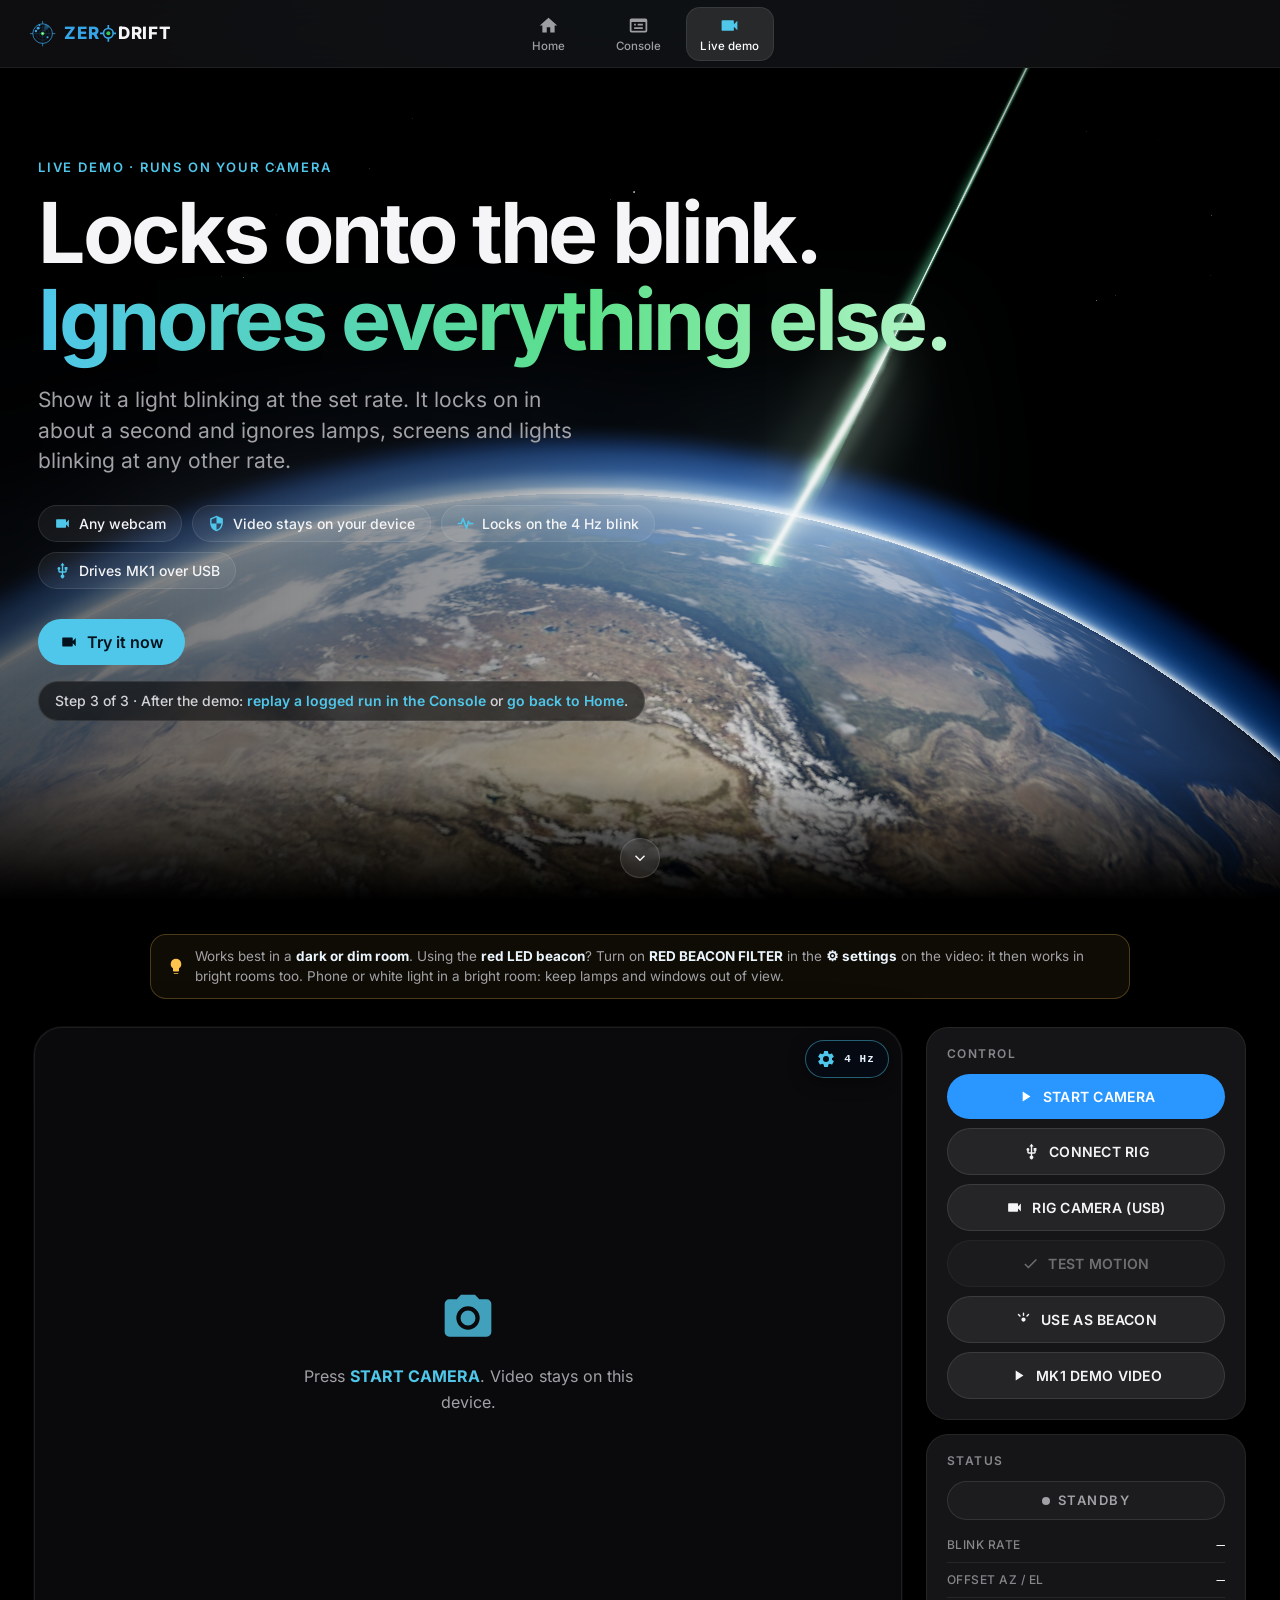
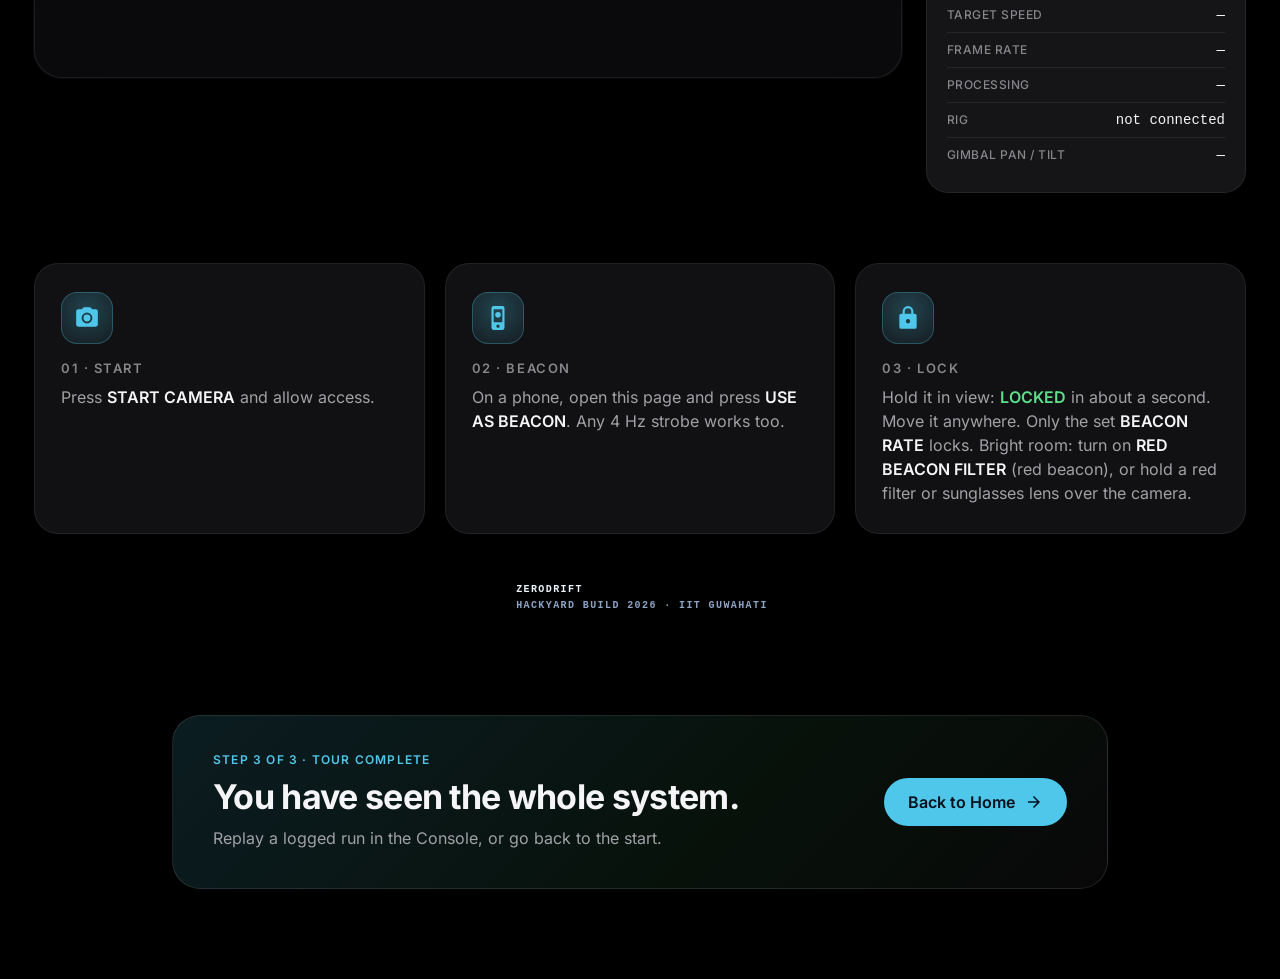
<file: live.html>
<!doctype html>
<html lang="en">
<head>
<meta charset="utf-8">
<meta name="viewport" content="width=device-width,initial-scale=1,viewport-fit=cover">
<title>ZeroDrift — Live Camera Demo</title>
<meta name="description" content="Try ZeroDrift live: your webcam locks onto a light blinking at 4 Hz and ignores everything else. Runs in the browser. Built for Hackyard Build 2026 · IIT Guwahati.">
<meta property="og:title" content="ZeroDrift · Live Camera Demo">
<meta property="og:description" content="Try ZeroDrift live: your webcam locks onto a light blinking at 4 Hz and ignores everything else. Runs in the browser. Built for Hackyard Build 2026 · IIT Guwahati.">
<meta property="og:image" content="brand/logo_banner.png">
<link rel="icon" type="image/png" href="brand/zerodrift_mark.png">
<link rel="stylesheet" href="tour.css">
<link rel="preload" href="fonts/inter-latin-700-normal.woff2" as="font" type="font/woff2" crossorigin>
<style>
@font-face { font-family: 'ZD Inter'; src: url(fonts/inter-latin-400-normal.woff2) format('woff2'); font-weight: 400; font-display: swap; }
@font-face { font-family: 'ZD Inter'; src: url(fonts/inter-latin-500-normal.woff2) format('woff2'); font-weight: 500; font-display: swap; }
@font-face { font-family: 'ZD Inter'; src: url(fonts/inter-latin-600-normal.woff2) format('woff2'); font-weight: 600; font-display: swap; }
@font-face { font-family: 'ZD Inter'; src: url(fonts/inter-latin-700-normal.woff2) format('woff2'); font-weight: 700; font-display: swap; }
@font-face { font-family: 'ZD Inter'; src: url(fonts/inter-latin-800-normal.woff2) format('woff2'); font-weight: 800; font-display: swap; }
:root {
  --bg-deep: #02050E;
  --bg-base: #040915;
  --panel: rgba(8, 16, 32, 0.85);
  --panel-solid: #0A1224;
  --edge: #15263F;
  --ink-primary: #EAF4FD;
  --ink-secondary: #8EA4C4;
  --ink-muted: #536988;
  --cyan: #4FC7EA;
  --cyan-bright: #7FE0F8;
  --green: #3BD68C;
  --amber: #FFC24D;
  --red: #FF6B6B;
  --font-mono: ui-monospace, "SF Mono", "Cascadia Code", "JetBrains Mono", Menlo, Consolas, monospace;
  --font-sans: -apple-system, BlinkMacSystemFont, "Segoe UI", Roboto, Helvetica, Arial, sans-serif;
  --glow-card: 0 12px 35px -10px rgba(0,0,0,.8), 0 0 16px rgba(79,199,234,.15);
}
* { box-sizing: border-box; margin: 0; padding: 0; }
body { background: var(--bg-deep); color: var(--ink-primary); font-family: var(--font-sans); min-height: 100vh; }

/* ---------- nav (matches the rest of the site) ---------- */
.top-nav { position: sticky; top: 0; z-index: 100; display: flex; align-items: center; gap: 24px;
  padding: 10px 22px; background: rgba(4,9,21,.92); backdrop-filter: blur(12px); border-bottom: 1px solid var(--edge); }
.brand-group { display: flex; align-items: center; gap: 11px; text-decoration: none; }
.brand-logo-img { width: 34px; height: 34px; object-fit: contain; }
.brand-text b { display: block; font-size: 15px; letter-spacing: .13em; color: var(--ink-primary); }
.brand-text b span { color: var(--cyan); }
.brand-text small { display: block; font-family: var(--font-mono); font-size: 8.5px; letter-spacing: .17em; color: var(--ink-muted); }
.nav-links { display: flex; gap: 4px; margin-left: auto; overflow-x: auto; }
.nav-link { display: flex; align-items: center; gap: 7px; padding: 8px 14px; font-family: var(--font-mono);
  font-size: 11px; letter-spacing: .1em; color: var(--ink-secondary); text-decoration: none; border-radius: 7px;
  border: 1px solid transparent; transition: .18s; white-space: nowrap; }
.nav-link svg { width: 14px; height: 14px; fill: currentColor; }
.nav-link:hover { color: var(--ink-primary); background: rgba(79,199,234,.08); }
.nav-link.active { color: var(--cyan); background: rgba(79,199,234,.1); border-color: rgba(79,199,234,.3); }
@media (max-width: 720px) { .brand-text small { display: none; } .top-nav { gap: 10px; padding: 10px 14px; } .nav-link { padding: 8px 9px; } }

/* ---------- layout ---------- */
.wrap { max-width: 1180px; margin: 0 auto; padding: 30px 22px 64px; }
.eyebrow { font-family: var(--font-mono); font-size: 11px; letter-spacing: .22em; color: var(--cyan); margin-bottom: 10px; }
h1 { font-size: clamp(26px, 4vw, 38px); line-height: 1.12; letter-spacing: -.02em; }
.lede { color: var(--ink-secondary); max-width: 62ch; margin-top: 10px; line-height: 1.6; font-size: 15px; }

.stage { display: grid; grid-template-columns: minmax(0,1fr) 300px; gap: 20px; margin-top: 26px; }
@media (max-width: 900px) { .stage { grid-template-columns: 1fr; } }

.lightnote { display: flex; align-items: center; gap: 10px; margin: 16px 0 16px; padding: 9px 13px; border-radius: 10px;
  border: 1px solid rgba(255,194,77,.35); background: rgba(255,194,77,.07); color: var(--ink-secondary, #8EA4C4); font-size: 12.5px; line-height: 1.45; }
.lightnote svg { width: 18px; height: 18px; flex: none; fill: #FFC24D; }
.lightnote b { color: #EAF4FD; }
.viewport { position: relative; background: #000; border: 1px solid var(--edge); border-radius: 14px; overflow: hidden;
  box-shadow: var(--glow-card); aspect-ratio: 4/3; display: flex; align-items: center; justify-content: center; }
.viewport canvas { width: 100%; height: 100%; object-fit: contain; display: block; }

/* Camera settings: gear on the video + slide-out drawer */
.cam-gear { position: absolute; top: 12px; right: 12px; z-index: 6; display: flex; align-items: center; gap: 8px; height: 38px; padding: 0 13px 0 10px;
  border-radius: 19px; border: 1px solid rgba(79,199,234,.45); background: rgba(4,10,22,.72); backdrop-filter: blur(10px); -webkit-backdrop-filter: blur(10px);
  color: #EAF4FD; cursor: pointer; font: 600 11px/1 var(--font-mono); letter-spacing: .1em; box-shadow: 0 4px 18px rgba(0,0,0,.45); transition: border-color .2s, background .2s; }
.cam-gear:hover, .cam-gear[aria-expanded="true"] { border-color: var(--cyan); background: rgba(10,30,52,.88); }
.cam-gear svg { width: 20px; height: 20px; fill: var(--cyan); transition: transform .5s cubic-bezier(.2,.8,.2,1); }
.cam-gear[aria-expanded="true"] svg { transform: rotate(120deg); }
.cam-gear .cg-red { width: 9px; height: 9px; border-radius: 50%; background: #ff3b3b; box-shadow: 0 0 8px #ff3b3b; display: none; }
.cam-gear.red .cg-red { display: block; }
.cam-drawer { position: absolute; top: 10px; right: 10px; bottom: 10px; z-index: 7; width: min(300px, calc(100% - 20px)); display: flex; flex-direction: column; text-align: left;
  background: linear-gradient(180deg, rgba(10,24,44,.34), rgba(4,10,20,.44)); backdrop-filter: blur(18px) saturate(1.35); -webkit-backdrop-filter: blur(18px) saturate(1.35);
  border: 1px solid rgba(160,215,255,.28); border-radius: 16px; box-shadow: 0 18px 50px rgba(0,0,0,.45), inset 0 1px 0 rgba(255,255,255,.12);
  transform: translateX(112%); visibility: hidden; transition: transform .38s cubic-bezier(.2,.8,.2,1), visibility 0s linear .38s; }
.cam-drawer.open { transform: none; visibility: visible; transition: transform .38s cubic-bezier(.2,.8,.2,1); }
.cd-head { display: flex; align-items: center; justify-content: space-between; padding: 12px 12px 10px 16px; border-bottom: 1px solid rgba(160,215,255,.18);
  font: 700 11px/1 var(--font-mono); letter-spacing: .2em; color: #EAF4FD; text-shadow: 0 1px 6px rgba(0,0,0,.6); }
.cd-head > span { display: flex; align-items: center; gap: 8px; } .cd-head > span svg { width: 16px; height: 16px; fill: var(--cyan); }
.cd-x { width: 30px; height: 30px; border-radius: 50%; border: 1px solid rgba(160,215,255,.3); background: rgba(255,255,255,.06); cursor: pointer; display: grid; place-items: center; }
.cd-x svg { width: 15px; height: 15px; fill: #EAF4FD; } .cd-x:hover { background: rgba(255,255,255,.16); }
.cd-body { flex: 1; overflow-y: auto; padding: 0 16px 14px; scrollbar-width: thin; }
.cd-sec { padding: 13px 0; border-bottom: 1px solid rgba(160,215,255,.14); margin: 0 !important; }
.cd-t { display: flex; align-items: center; gap: 8px; font: 700 10.5px/1 var(--font-mono); letter-spacing: .16em; color: #DCEBFA; margin-bottom: 10px; text-shadow: 0 1px 6px rgba(0,0,0,.7); }
.cd-t svg { width: 16px; height: 16px; fill: var(--cyan); flex: none; }
.cd-t b { margin-left: auto; font-weight: 500; color: #fff; }
.cd-red { width: 12px; height: 12px; border-radius: 50%; background: #ff3b3b; box-shadow: 0 0 10px #ff3b3b; flex: none; }
.seg { display: grid; grid-template-columns: repeat(4, 1fr); gap: 4px; padding: 4px; border-radius: 12px; background: rgba(0,0,0,.32); border: 1px solid rgba(160,215,255,.18); }
.seg button { padding: 10px 0; border-radius: 8px; border: 0; background: transparent; color: #DCEBFA; font: 700 14px/1 var(--font-mono); cursor: pointer; transition: background .2s, color .2s; }
.seg button small { font-size: 9px; margin-left: 2px; opacity: .7; }
.seg button:hover { background: rgba(255,255,255,.1); }
.seg button.on { background: var(--cyan); color: #04121f; box-shadow: 0 0 16px rgba(79,199,234,.55); }
label.sw { display: flex; align-items: center; justify-content: space-between; gap: 12px; cursor: pointer; position: relative; }
label.sw input { position: absolute; opacity: 0; width: 1px; height: 1px; }
label.sw i.tg { position: relative; flex: none; width: 46px; height: 26px; border-radius: 13px; background: rgba(0,0,0,.35); border: 1px solid rgba(160,215,255,.3); transition: background .25s, border-color .25s; }
label.sw i.tg::after { content: ''; position: absolute; top: 3px; left: 3px; width: 18px; height: 18px; border-radius: 50%; background: #DCEBFA; transition: transform .25s, background .25s; }
label.sw input:checked + i.tg { background: rgba(255,59,59,.4); border-color: #ff3b3b; }
label.sw input:checked + i.tg::after { transform: translateX(20px); background: #ff6b6b; box-shadow: 0 0 10px #ff3b3b; }
label.sw input:focus-visible + i.tg { outline: 2px solid var(--cyan); outline-offset: 2px; }
.cam-drawer select { width: 100%; background: rgba(0,0,0,.35); color: #fff; border: 1px solid rgba(160,215,255,.25); border-radius: 9px; padding: 9px 11px; font: 12px var(--font-mono); }
.cam-drawer .field .lbl { display: flex; align-items: center; justify-content: space-between; color: #DCEBFA; }
.cam-drawer .field .lbl > span { font: 700 10.5px/1 var(--font-mono); letter-spacing: .16em; }
.cd-sl { margin-top: 12px; } .cd-sl .lbl svg { width: 18px; height: 18px; fill: var(--cyan); color: var(--cyan); }
.cd-sl .lbl b { font: 500 13px var(--font-mono); color: #fff; }
.cam-drawer input[type=range] { -webkit-appearance: none; appearance: none; height: 5px; border-radius: 3px; background: rgba(255,255,255,.22); margin-top: 9px; outline: none; }
.cam-drawer input[type=range]::-webkit-slider-thumb { -webkit-appearance: none; width: 18px; height: 18px; border-radius: 50%; background: var(--cyan); border: 2px solid #fff; box-shadow: 0 0 10px rgba(79,199,234,.7); cursor: pointer; }
.cam-drawer input[type=range]::-moz-range-thumb { width: 16px; height: 16px; border-radius: 50%; background: var(--cyan); border: 2px solid #fff; cursor: pointer; }
.cd-act { display: grid; grid-template-columns: 1fr; gap: 8px; padding-top: 14px; }
.cd-act:has(#engineBtn:not([hidden])) { grid-template-columns: 1fr 1fr; }
.cd-ab { display: flex; align-items: center; justify-content: center; gap: 8px; padding: 11px 8px; border-radius: 10px; border: 1px solid rgba(160,215,255,.3); background: rgba(255,255,255,.07);
  color: #fff; font: 700 11px/1 var(--font-mono); letter-spacing: .1em; cursor: pointer; }
.cd-ab[hidden] { display: none; }
.cd-ab svg { width: 16px; height: 16px; fill: #EAF4FD; } #recBtn svg { fill: #ff4d4d; }
.cd-ab:hover { background: rgba(255,255,255,.16); } .cd-ab.on { background: rgba(255,59,59,.3); border-color: #ff4d4d; }
.cd-ab.on svg { animation: mvRec 1s ease-in-out infinite; }
.cam-toast { position: absolute; left: 50%; bottom: 14px; transform: translate(-50%, 8px); z-index: 8; max-width: 88%; padding: 8px 14px; border-radius: 10px; background: rgba(4,10,22,.78);
  border: 1px solid rgba(79,199,234,.4); color: #EAF4FD; font: 12px/1.4 var(--font-mono); opacity: 0; pointer-events: none; transition: opacity .25s, transform .25s; backdrop-filter: blur(8px); }
.cam-toast.show { opacity: 1; transform: translate(-50%, 0); } .cam-toast.err { border-color: #ff6b6b; }
@keyframes mvRec { 50% { opacity: .3; } }
@media (max-width: 700px) {
  .cam-drawer { position: fixed; top: auto; left: 8px; right: 8px; bottom: 68px; width: auto; max-height: 68vh; transform: translateY(120%); z-index: 400; }
  .cam-drawer.open { transform: none; }
}
.placeholder { text-align: center; padding: 30px; }
.placeholder svg { width: 50px; height: 50px; fill: var(--ink-muted); margin-bottom: 14px; }
.placeholder p { color: var(--ink-muted); font-size: 14px; max-width: 36ch; line-height: 1.6; }

.side { display: flex; flex-direction: column; gap: 14px; }
.card { background: var(--panel); border: 1px solid var(--edge); border-radius: 12px; padding: 16px; }
.card h3 { font-family: var(--font-mono); font-size: 10.5px; letter-spacing: .18em; color: var(--ink-muted); margin-bottom: 12px; font-weight: 600; }

.btn { display: flex; align-items: center; justify-content: center; gap: 9px; width: 100%; padding: 13px 16px;
  border-radius: 10px; border: 1px solid var(--cyan); background: linear-gradient(180deg, rgba(79,199,234,.2), rgba(79,199,234,.08));
  color: var(--cyan-bright); font-family: var(--font-mono); font-size: 12.5px; letter-spacing: .12em; cursor: pointer; transition: .18s; }
.btn:hover:not(:disabled) { background: rgba(79,199,234,.28); box-shadow: 0 0 22px rgba(79,199,234,.35); }
.btn:disabled { opacity: .4; cursor: not-allowed; }
.btn svg { width: 16px; height: 16px; fill: currentColor; flex: none; }
.btn.ghost { border-color: var(--edge); background: rgba(255,255,255,.03); color: var(--ink-secondary); }
.btn.ghost:hover:not(:disabled) { border-color: var(--ink-muted); background: rgba(255,255,255,.06); box-shadow: none; }
.btn.ghost.good { border-color: rgba(59,214,140,.45); color: var(--green); }
.btn.ghost.on { border-color: rgba(79,199,234,.55); color: var(--cyan); background: rgba(79,199,234,.08); }
.btn + .btn, .btn-row + .btn, .btn + .btn-row { margin-top: 9px; }
.btn-row { display: grid; grid-template-columns: 1fr 1fr; gap: 9px; }
.btn-row .btn { margin: 0; padding: 12px 8px; }

.readout { display: flex; justify-content: space-between; align-items: baseline; padding: 7px 0; border-bottom: 1px solid rgba(21,38,63,.6); }
.readout:last-child { border-bottom: 0; }
.readout span { font-family: var(--font-mono); font-size: 10.5px; letter-spacing: .1em; color: var(--ink-muted); }
.readout b { font-family: var(--font-mono); font-size: 13px; color: var(--ink-primary); font-weight: 500; font-variant-numeric: tabular-nums; }
.readout b.good { color: var(--green); }
.readout b.warn { color: var(--amber); }

.state-chip { display: flex; align-items: center; gap: 8px; padding: 9px 14px; border-radius: 8px; font-family: var(--font-mono);
  font-size: 13px; letter-spacing: .14em; border: 1px solid; width: 100%; justify-content: center; margin-bottom: 8px; }
.state-chip.searching { color: var(--ink-secondary); border-color: var(--edge); background: rgba(255,255,255,.03); }
.state-chip.confirming { color: var(--cyan); border-color: rgba(79,199,234,.4); background: rgba(79,199,234,.08); }
.state-chip.locked { color: var(--green); border-color: rgba(59,214,140,.45); background: rgba(59,214,140,.12); }
.state-chip.coasting { color: var(--amber); border-color: rgba(255,194,77,.45); background: rgba(255,194,77,.10); }
.dot { width: 8px; height: 8px; border-radius: 50%; background: currentColor; }
.state-chip.locked .dot { animation: pulse 1.1s infinite; }
.state-chip.coasting .dot, .state-chip.confirming .dot { animation: pulse .6s infinite; }
@keyframes pulse { 50% { opacity: .3; } }

label.row { display: flex; align-items: center; gap: 9px; font-family: var(--font-mono); font-size: 11.5px; color: var(--ink-secondary); padding: 5px 0; }
.field { margin-top: 10px; }
.field .lbl { display: flex; justify-content: space-between; font-family: var(--font-mono); font-size: 10.5px; color: var(--ink-muted); letter-spacing: .08em; }
.field .lbl b { color: var(--ink-primary); font-weight: 500; }
select, input[type=range] { width: 100%; }
input[type=range] { margin-top: 6px; accent-color: var(--cyan); }
select { background: var(--panel-solid); color: var(--ink-primary); border: 1px solid var(--edge); border-radius: 7px; padding: 9px 11px; font-family: var(--font-mono); font-size: 12px; }
details { margin-top: 12px; border-top: 1px solid var(--edge); padding-top: 10px; }
summary { cursor: pointer; font-family: var(--font-mono); font-size: 10.5px; letter-spacing: .14em; color: var(--ink-muted); list-style: none; }
summary::-webkit-details-marker { display: none; }
summary::before { content: '+ '; }
details[open] summary::before { content: '− '; }
.hint { font-size: 11.5px; line-height: 1.5; color: var(--ink-muted); margin-top: 8px; }

.note { margin-top: 12px; padding: 11px 13px; border-radius: 9px; font-size: 12.5px; line-height: 1.55;
  border: 1px solid rgba(79,199,234,.28); background: rgba(79,199,234,.07); color: #BFE6F4; }
.note.err { border-color: rgba(255,107,107,.35); background: rgba(255,107,107,.09); color: #FFB4B4; }
.note b { color: #fff; font-weight: 600; }
.rig-log { margin-top: 10px; font: 10.5px/1.5 var(--font-mono); color: var(--ink-muted); white-space: pre-wrap; max-height: 64px; overflow: hidden; }
.field + .btn { margin-top: 10px; }
.viewport.aiming canvas { cursor: crosshair; }

.steps { margin-top: 28px; display: grid; grid-template-columns: repeat(auto-fit, minmax(220px,1fr)); gap: 14px; }
.step { background: var(--panel); border: 1px solid var(--edge); border-radius: 12px; padding: 16px 18px; }
.step-n { font-family: var(--font-mono); font-size: 11px; color: var(--cyan); letter-spacing: .16em; margin-bottom: 7px; }
.step p { color: var(--ink-secondary); font-size: 13.5px; line-height: 1.55; }
.step p b { color: var(--ink-primary); font-weight: 600; }

/* ---------- beacon mode ---------- */
.beacon-overlay { position: fixed; inset: 0; z-index: 9999; background: #000; display: none; align-items: center; justify-content: center; }
.beacon-overlay.on { display: flex; }
.beacon-overlay .exit { position: fixed; bottom: 26px; left: 50%; transform: translateX(-50%); padding: 11px 20px; border-radius: 9px;
  border: 1px solid #444; background: #111; color: #bbb; font-family: var(--font-mono); font-size: 12px; cursor: pointer; z-index: 2; }

/* ---------- demo video, full screen ---------- */
.video-overlay { position: fixed; inset: 0; z-index: 10000; background: #000; display: none; align-items: center; justify-content: center; }
.video-overlay.on { display: flex; }
.video-overlay video { width: 100%; height: 100%; object-fit: contain; background: #000; }
.video-overlay .exit { position: fixed; top: 18px; right: 20px; padding: 9px 16px; border-radius: 9px; border: 1px solid #444;
  background: rgba(17,17,17,.85); color: #ddd; font-family: var(--font-mono); font-size: 12px; cursor: pointer; z-index: 2; }
.video-overlay .exit:hover { border-color: #888; color: #fff; }
.video-overlay .tag { position: fixed; top: 18px; left: 20px; padding: 8px 13px; border-radius: 8px; border: 1px solid #333;
  background: rgba(10,10,10,.8); color: #cfd8e3; font-family: var(--font-mono); font-size: 12px; letter-spacing: .1em; z-index: 2; }
.video-overlay .pending { display: none; text-align: center; color: #9fb2c8; font-family: var(--font-mono); max-width: 46ch; line-height: 1.7; padding: 24px; }
.video-overlay .pending b { display: block; color: #fff; font-size: 15px; letter-spacing: .14em; margin-bottom: 10px; }
.video-overlay.missing video { display: none; }
.video-overlay.missing .pending { display: block; }

/* Organisation chips. Official
   colours, so each sits on its own white chip. */
.org-strip { display: flex; align-items: center; justify-content: center; gap: 10px; flex-wrap: wrap; margin: 24px auto 22px; }
.org-chip { background: #fff; border-radius: 8px; height: 46px; padding: 6px 12px; display: inline-flex; align-items: center; box-sizing: border-box; box-shadow: 0 2px 10px rgba(0,0,0,.35); }
.org-chip img { height: 34px; width: auto; display: block; }
.org-txt { font: 600 10px/1.55 ui-monospace, "SF Mono", Menlo, Consolas, monospace; letter-spacing: .14em; color: #8ea4c4; text-align: left; margin-left: 4px; }
.org-txt b { color: #eaf4fd; font-weight: 700; }
.org-mini { display: inline-flex; gap: 6px; vertical-align: middle; margin-right: 10px; }
.org-mini .org-chip { height: 24px; padding: 3px 6px; border-radius: 5px; box-shadow: none; }
.org-mini .org-chip img { height: 18px; }

/* Brand logo (transparent PNG, drawn for a dark background). */
.brand-logo-full { height: 52px; width: auto; display: block; margin: -6px 0; }
@media (max-width: 720px) { .brand-logo-full { height: 42px; } }

/* phone: same bottom bar as every other page, and the header links move down into it */
.mobile-bottom-nav{display:none;position:fixed;bottom:0;left:0;right:0;height:60px;background:rgba(6,11,20,.96);backdrop-filter:blur(16px);border-top:1px solid #18263A;z-index:200;justify-content:space-around;align-items:center;padding:0 10px;font-family:ui-monospace,Menlo,Consolas,monospace}
.mobile-nav-item{display:flex;flex-direction:column;align-items:center;gap:3px;color:#9fb1c8;font-size:10px;flex:1;padding:6px 0;text-decoration:none}
.mobile-nav-item svg{width:18px;height:18px;fill:currentColor}
.mobile-nav-item.active{color:#4FC7EA}
@media (max-width:900px){.nav-links{display:none!important}.mobile-bottom-nav{display:flex}body{padding-bottom:70px}}
/* ---------- global nav: logo left · five icon tabs centred  ---------- */
.gn { position: sticky; top: 0; z-index: 100; height: 68px; background: rgba(18,18,20,.82); backdrop-filter: saturate(180%) blur(22px); -webkit-backdrop-filter: saturate(180%) blur(22px); border-bottom: 1px solid rgba(255,255,255,.07); }
.gn-in { margin: 0 auto; padding: 0 28px; max-width: 1320px; height: 100%; display: grid; grid-template-columns: 1fr auto 1fr; align-items: center; }
.gn-in .logo { justify-self: start; display: flex; align-items: center; text-decoration: none; }
.gn-tabs { display: flex; align-items: center; gap: 6px; }
.gn-tabs a { display: flex; flex-direction: column; align-items: center; justify-content: center; gap: 5px; min-width: 84px; height: 54px; padding: 0 14px; border-radius: 14px;
  font-size: 11.5px; font-weight: 500; letter-spacing: .01em; line-height: 1; color: rgba(232,232,237,.66); text-decoration: none; transition: color .2s, background .2s; }
.gn-tabs a svg { width: 21px; height: 21px; fill: currentColor; }
.gn-tabs a:hover { color: #f5f5f7; background: rgba(255,255,255,.05); }
.gn-tabs a.on { color: #fff; background: rgba(255,255,255,.1); box-shadow: inset 0 0 0 1px rgba(255,255,255,.08); }
.gn-tabs a.on svg { fill: #4FC7EA; }
.gn-in .gh { justify-self: end; width: 40px; height: 40px; border-radius: 50%; display: grid; place-items: center; color: rgba(232,232,237,.75); background: rgba(255,255,255,.06); border: 1px solid rgba(255,255,255,.08); transition: color .2s, background .2s; }
.gn-in .gh:hover { color: #fff; background: rgba(255,255,255,.12); }
.gn-in .gh svg { width: 20px; height: 20px; fill: currentColor; display: block; }
@media (max-width: 900px) {
  .gn { height: 56px; }
  .gn-in { padding: 0 18px; grid-template-columns: 1fr auto; }
  .gn-tabs { display: none; }
}

/* ---------- ZeroDrift logo (inline SVG + live text) ---------- */
.zdl { display: inline-flex; align-items: center; gap: .42em; font-size: 15px; line-height: 1; white-space: nowrap; }
.zdl-em { width: 1.72em; height: 1.72em; flex: none; display: block; }
.zdl-tx { display: flex; flex-direction: column; gap: .45em; }
.zdl-wm { display: inline-flex; align-items: center; font-weight: 800; font-size: 1em; letter-spacing: .035em; }
.zdl-wm b { color: #35a7e8; font-weight: 800; }
.zdl-wm i { font-style: normal; color: #f5f5f7; }
.zdl-o { width: .98em; height: .98em; margin: 0 .1em 0 .04em; flex: none; }
.zdl small { font: 600 .25em/1 'ZD Inter', -apple-system, sans-serif; letter-spacing: .24em; text-transform: uppercase; color: #8b9aaf; padding-left: .12em; }
.gn .zdl { font-size: 17px; }

.gn, .gn * { box-sizing: border-box; font-family: 'ZD Inter', -apple-system, BlinkMacSystemFont, sans-serif; }
.mnav { display: none; }
@media (max-width: 900px) {
  .gn nav { display: none; }
  .mnav { display: flex; position: fixed; left: 0; right: 0; bottom: 0; z-index: 120; height: 62px; justify-content: space-around; align-items: center;
    background: rgba(22,22,24,.9); backdrop-filter: saturate(180%) blur(20px); -webkit-backdrop-filter: saturate(180%) blur(20px); border-top: 1px solid rgba(255,255,255,.08); }
  .mnav a { display: flex; flex-direction: column; align-items: center; gap: 4px; font-size: 10.5px; color: #86868b; text-decoration: none; }
  .mnav a.on { color: #4FC7EA; }
  .mnav svg { width: 21px; height: 21px; fill: currentColor; }
  body { padding-bottom: 70px; }
}

/* ---------- Apple-style refresh (same look as Home / About / SOP) ---------- */
:root { --bg-deep: #000; --bg-base: #000; --panel: rgba(28,28,30,.78); --panel-solid: #1c1c1e; --edge: rgba(255,255,255,.1);
  --ink-primary: #f5f5f7; --ink-secondary: #a1a1a6; --ink-muted: #86868b; --green: #5DE08A; --amber: #FFC85A;
  --font-sans: 'ZD Inter', -apple-system, BlinkMacSystemFont, 'Segoe UI', Roboto, Helvetica, Arial, sans-serif;
  --glow-card: 0 30px 80px -20px rgba(0,0,0,.9), 0 0 0 1px rgba(255,255,255,.06); }
body { font-family: var(--font-sans); -webkit-font-smoothing: antialiased; text-rendering: optimizeLegibility;
  background: radial-gradient(ellipse 90% 50% at 50% -10%, rgba(79,199,234,.13), transparent 60%), #000; }
.wrap { max-width: 1260px; padding: 72px 24px 80px; }
.lv-hero { text-align: center; }
.eyebrow { font: 600 13px/1 var(--font-sans); letter-spacing: .14em; color: #4FC7EA; margin-bottom: 16px; }
h1 { font-size: clamp(40px, 6.6vw, 84px); font-weight: 700; line-height: 1.03; letter-spacing: -.04em; }
h1 .grad { background: linear-gradient(90deg, #4FC7EA 0%, #5DE08A 60%, #b4f5c8 100%); -webkit-background-clip: text; background-clip: text; color: transparent; }
.lede { font-size: clamp(17px, 1.8vw, 21px); line-height: 1.45; color: #a1a1a6; max-width: 640px; margin: 20px auto 0; }
.lv-feat { display: flex; justify-content: center; flex-wrap: wrap; gap: 10px; margin-top: 28px; }
.lv-feat span { display: inline-flex; align-items: center; gap: 8px; padding: 9px 15px; border-radius: 980px; background: rgba(255,255,255,.06); border: 1px solid rgba(255,255,255,.1); font-size: 14px; font-weight: 500; color: #f5f5f7; }
.lv-feat svg { width: 17px; height: 17px; fill: #4FC7EA; }
.lightnote { max-width: 980px; margin: 30px auto 28px; border-radius: 16px; padding: 12px 16px; font-size: 13.5px; background: rgba(255,200,90,.06); border-color: rgba(255,200,90,.25); }
.stage { gap: 24px; margin-top: 0; grid-template-columns: minmax(0,1fr) 320px; }
.viewport { border-radius: 28px; border: 1px solid rgba(255,255,255,.08); background: #0a0a0c; }
.placeholder svg { fill: #4FC7EA; opacity: .8; width: 56px; height: 56px; }
.placeholder p { color: #a1a1a6; font-size: 16px; }
.card { background: var(--panel); border: 1px solid rgba(255,255,255,.07); border-radius: 22px; padding: 20px; backdrop-filter: blur(20px); -webkit-backdrop-filter: blur(20px); }
.card h3 { font: 600 12px/1 var(--font-sans); letter-spacing: .12em; color: #86868b; margin-bottom: 14px; }
.btn { border-radius: 980px; border: 0; background: #2997ff; color: #fff; font: 600 14px/1 var(--font-sans); letter-spacing: .02em; padding: 14px 18px; }
.btn:hover:not(:disabled) { background: #0a84ff; box-shadow: 0 8px 26px rgba(41,151,255,.35); }
.btn.ghost { background: rgba(255,255,255,.07); border: 1px solid rgba(255,255,255,.1); color: #f5f5f7; }
.btn.ghost:hover:not(:disabled) { background: rgba(255,255,255,.13); border-color: rgba(255,255,255,.18); }
.btn.ghost.on { background: rgba(79,199,234,.14); border-color: rgba(79,199,234,.5); color: #7FE0F8; }
.btn.ghost.good { background: rgba(93,224,138,.12); border-color: rgba(93,224,138,.45); color: #5DE08A; }
.btn svg { width: 17px; height: 17px; }
.state-chip { border-radius: 980px; font: 600 13px/1 var(--font-sans); letter-spacing: .12em; padding: 12px 14px; }
.readout { padding: 9px 0; border-bottom-color: rgba(255,255,255,.07); }
.readout span { font: 500 12px var(--font-sans); letter-spacing: .04em; color: #86868b; }
.readout b { font-size: 14px; }
select { border-radius: 10px; background: #1c1c1e; border-color: rgba(255,255,255,.12); }
details { border-top-color: rgba(255,255,255,.08); }
summary { font: 600 12px var(--font-sans); letter-spacing: .1em; }
label.row { font: 500 13px var(--font-sans); }
.note { border-radius: 14px; }
.steps { margin-top: 56px; grid-template-columns: repeat(3, minmax(0,1fr)); gap: 20px; }
.step { background: #111113; border: 1px solid rgba(255,255,255,.07); border-radius: 24px; padding: 28px 26px; }
.step-ic { width: 52px; height: 52px; border-radius: 16px; display: grid; place-items: center; margin-bottom: 18px;
  background: radial-gradient(circle at 50% 35%, rgba(79,199,234,.28), rgba(79,199,234,.06)); box-shadow: inset 0 0 0 1px rgba(79,199,234,.3); }
.step-ic svg { width: 26px; height: 26px; fill: #4FC7EA; }
.step-n { font: 600 13px/1 var(--font-sans); letter-spacing: .12em; color: #86868b; margin-bottom: 10px; }
.step p { font-size: 16px; line-height: 1.5; color: #a1a1a6; }
.step p b { color: #f5f5f7; }
@media (max-width: 900px) { .steps { grid-template-columns: 1fr; } .wrap { padding-top: 44px; } .stage { grid-template-columns: 1fr; } }
.org-strip { margin-top: 48px; }

/* ---------- hero: real-time scene (hero3d.js, shot "live"); camera + controls are section two ---------- */
.hero { position: relative; height: calc(100svh - 68px); min-height: 560px; display: flex; align-items: center; overflow: hidden; background: #000; }
.hero-stage { position: absolute; inset: 0; z-index: 0; }
.hero-stage canvas, .hero-poster { position: absolute; inset: 0; width: 100%; height: 100%; display: block; object-fit: cover; }
.hero-stage canvas { opacity: 0; transition: opacity 1.2s ease; }
.hero.gl-on .hero-stage canvas { opacity: 1; }
.hero-stage::after { content: ''; position: absolute; inset: 0; pointer-events: none;
  background: linear-gradient(90deg, rgba(0,0,0,.6) 0%, rgba(0,0,0,.3) 38%, rgba(0,0,0,0) 60%), linear-gradient(180deg, rgba(0,0,0,.3) 0%, rgba(0,0,0,0) 22%, rgba(0,0,0,0) 84%, #000 100%); }
.hero-wrap { position: relative; z-index: 1; width: 100%; max-width: 1260px; margin: 0 auto; padding: 40px 28px 14vh; }
.hero h1 { max-width: 11.5em; }
.hero .lede { margin: 22px 0 0; max-width: 560px; }
.hero .lv-feat { justify-content: flex-start; max-width: 640px; }
.hero-cta { display: flex; gap: 14px; margin-top: 30px; }
.hero-btn { display: inline-flex; align-items: center; gap: 9px; padding: 13px 22px; border-radius: 980px; background: #4FC7EA; color: #03121c; font-weight: 600; font-size: 16px; text-decoration: none; }
.hero-btn:hover { background: #7fd9f2; }
.hero-btn svg { width: 18px; height: 18px; fill: currentColor; }
.hero-down { position: absolute; left: 50%; bottom: 22px; z-index: 2; width: 40px; height: 40px; margin-left: -20px; border-radius: 50%; display: grid; place-items: center;
  background: rgba(255,255,255,.08); border: 1px solid rgba(255,255,255,.14); backdrop-filter: blur(10px); animation: heroBob 2.4s ease-in-out infinite; }
.hero-down svg { width: 18px; height: 18px; fill: none; stroke: #f5f5f7; stroke-width: 2; }
@keyframes heroBob { 50% { transform: translateY(6px); } }
.hero .drop { animation: heroDrop 1.25s cubic-bezier(.2, .8, .2, 1) both; animation-delay: .9s; }
.hero .drop.d1 { animation-delay: 1.25s; } .hero .drop.d2 { animation-delay: 1.6s; } .hero .drop.d3 { animation-delay: 1.95s; }
@keyframes heroDrop { from { opacity: 0; transform: translateY(-46px); filter: blur(6px); } to { opacity: 1; transform: none; filter: none; } }
@media (prefers-reduced-motion: reduce) { .hero .drop { animation: none; } }
.hero.gl-wait .hero-poster { opacity: 0; } .hero.gl-wait:not(.go) .hero-poster { animation: zdReveal .6s 8s forwards; } @keyframes zdReveal { to { opacity: 1; } } .hero-stage canvas { transition-duration: .45s !important; }
.hero .drop { animation-play-state: paused; } .hero.go .drop { animation-play-state: running; }
#try { scroll-margin-top: 0; padding-top: 34px; }
#try .lightnote { margin-top: 0; }
@media (max-width: 900px) {
  .hero { height: calc(100svh - 56px); align-items: flex-end; }
  .hero-stage::after { background: linear-gradient(180deg, rgba(0,0,0,.2) 0%, rgba(0,0,0,0) 30%, rgba(0,0,0,.6) 66%, #000 100%); }
  .hero-wrap { padding-bottom: 60px; } .hero-down { display: none; }
  .hero .lv-feat { display: none; } .hero h1 { font-size: clamp(34px, 9.5vw, 46px); } .hero .lede { font-size: 16px; }
}
#bgStars { position: fixed; inset: 0; width: 100vw; height: 100vh; z-index: -1; pointer-events: none; }
</style>
</head>
<body>

<header class="gn"><div class="gn-in">
  <a class="logo" href="index.html" aria-label="ZeroDrift home"><span class="zdl zdl-nav"><svg class="zdl-em" viewBox="0 0 512 512" aria-hidden="true"><defs><linearGradient id="zdSweepnav" x1="0" y1="1" x2=".62" y2="0"><stop offset="0" stop-color="#35a7e8" stop-opacity="0"/><stop offset="1" stop-color="#35a7e8" stop-opacity=".55"/></linearGradient></defs><path d="M256 256 L 297.6 88.7 A172 172 0 0 1 377.6 134.4 Z" fill="url(#zdSweepnav)"/><g fill="none" stroke="#1d4f86" stroke-width="5"><circle cx="256" cy="256" r="115"/><circle cx="256" cy="256" r="64"/><path d="M256 86v340M86 256h340"/></g><circle cx="256" cy="256" r="172" fill="none" stroke="#35a7e8" stroke-width="13"/><path d="M256 34v52M256 426v52M34 256h52M426 256h52" stroke="#35a7e8" stroke-width="12" stroke-linecap="butt"/><g fill="#35a7e8"><circle cx="200" cy="110" r="16"/><circle cx="178" cy="160" r="26"/><circle cx="139" cy="210" r="21"/><circle cx="341" cy="318" r="18"/></g><circle cx="256" cy="256" r="32" fill="#34c759"/><circle cx="256" cy="256" r="13" fill="#fff"/></svg><span class="zdl-tx"><span class="zdl-wm"><b>ZER</b><svg class="zdl-o" viewBox="0 0 100 100" aria-hidden="true"><circle cx="50" cy="50" r="29" fill="none" stroke="#35a7e8" stroke-width="10"/><path d="M50 0v21M50 79v21M0 50h21M79 50h21" stroke="#35a7e8" stroke-width="10"/><circle cx="50" cy="50" r="12" fill="#34c759"/></svg><i>DRIFT</i></span></span></span></a>
  <nav class="gn-tabs" aria-label="Main"><a href="index.html"><svg viewBox="0 0 24 24" aria-hidden="true"><path d="M10 20v-6h4v6h5v-8h3L12 3 2 12h3v8z"/></svg><span>Home</span></a><a href="console.html"><svg viewBox="0 0 24 24" aria-hidden="true"><path d="M4 4h16a2 2 0 0 1 2 2v12a2 2 0 0 1-2 2H4a2 2 0 0 1-2-2V6c0-1.1.9-2 2-2zm0 4v10h16V8H4zm3 2h2v2H7v-2zm0 4h10v2H7v-2zm4-4h6v2h-6v-2z"/></svg><span>Console</span></a><a href="live.html" class="on" aria-current="page"><svg viewBox="0 0 24 24" aria-hidden="true"><path d="M17 10.5V7a1 1 0 0 0-1-1H4a1 1 0 0 0-1 1v10a1 1 0 0 0 1 1h12a1 1 0 0 0 1-1v-3.5l4 4v-11l-4 4z"/></svg><span>Live demo</span></a></nav>
  
</div></header>

<!-- HERO: the same real-time scene as Home; the satellite arrives from above -->
<section class="hero gl-wait" id="top" data-shot="live">
  <div class="hero-stage"><img class="hero-poster" src="media/site/live_poster.jpg" alt=""><canvas id="heroGL" aria-hidden="true"></canvas></div>
  <div class="hero-wrap hero-in">
    <div class="eyebrow drop">LIVE DEMO · RUNS ON YOUR CAMERA</div>
    <h1 class="drop d1">Locks onto the blink.<br><span class="grad">Ignores everything else.</span></h1>
    <p class="lede drop d2">Show it a light blinking at the set rate. It locks on in about a second and ignores lamps, screens and lights blinking at any other rate.</p>
    <div class="lv-feat drop d2"><span><svg viewBox="0 0 24 24"><path d="M17 10.5V7a1 1 0 0 0-1-1H4a1 1 0 0 0-1 1v10a1 1 0 0 0 1 1h12a1 1 0 0 0 1-1v-3.5l4 4v-11l-4 4z"/></svg>Any webcam</span><span><svg viewBox="0 0 24 24"><path d="M12 1 3 5v6c0 5.55 3.84 10.74 9 12 5.16-1.26 9-6.45 9-12V5l-9-4zm0 10.99h7c-.53 4.12-3.28 7.79-7 8.94V12H5V6.3l7-3.11v8.8z"/></svg>Video stays on your device</span><span><svg viewBox="0 0 24 24"><path d="M2 12h4l2.5-7 5 14L16 9l2 3h4" fill="none" stroke="#4FC7EA" stroke-width="2.2" stroke-linecap="round" stroke-linejoin="round"/></svg>Locks on the 4 Hz blink</span><span><svg viewBox="0 0 24 24"><path d="M15 7v4h1v2h-3V5h2l-3-4-3 4h2v8H8v-2.07A1.99 1.99 0 0 0 9 9.2a2 2 0 1 0-3 1.73V13a2 2 0 0 0 2 2h3v3.05A2.5 2.5 0 1 0 13 18.05V15h3a2 2 0 0 0 2-2v-2h1V7h-4z"/></svg>Drives MK1 over USB</span></div>
    <div class="hero-cta drop d3"><a class="hero-btn" href="#try"><svg viewBox="0 0 24 24"><path d="M17 10.5V7a1 1 0 0 0-1-1H4a1 1 0 0 0-1 1v10a1 1 0 0 0 1 1h12a1 1 0 0 0 1-1v-3.5l4 4v-11l-4 4z"/></svg>Try it now</a></div>
    <p class="tour-hint drop d3">Step 3 of 3 · After the demo: <a href="console.html">replay a logged run in the Console</a> or <a href="index.html">go back to Home</a>.</p>
  </div>
  <a class="hero-down" href="#try" aria-label="Scroll down"><svg viewBox="0 0 24 24"><path d="M6 9l6 6 6-6"/></svg></a>
</section>

<div class="wrap" id="try">
  <div class="lightnote"><svg viewBox="0 0 24 24"><path d="M9 21h6v-1H9v1zm3-20a7 7 0 0 0-4 12.74V17a1 1 0 0 0 1 1h6a1 1 0 0 0 1-1v-3.26A7 7 0 0 0 12 1z"/></svg>
      <span>Works best in a <b>dark or dim room</b>. Using the <b>red LED beacon</b>? Turn on <b>RED BEACON FILTER</b> in the <b>⚙ settings</b> on the video: it then works in bright rooms too. Phone or white light in a bright room: keep lamps and windows out of view.</span></div>

  <div class="stage">
    <div class="viewport" id="viewport">
      <div class="placeholder" id="placeholder">
        <svg viewBox="0 0 24 24"><path d="M12 15.2A3.2 3.2 0 1 0 12 8.8a3.2 3.2 0 0 0 0 6.4zM9 2 7.17 4H4a2 2 0 0 0-2 2v12a2 2 0 0 0 2 2h16a2 2 0 0 0 2-2V6a2 2 0 0 0-2-2h-3.17L15 2H9zm3 5a5 5 0 1 1 0 10 5 5 0 0 1 0-10z"/></svg>
        <p>Press <b style="color:var(--cyan)">START CAMERA</b>. Video stays on this device.</p>
      </div>
      <canvas id="view" style="display:none"></canvas>
      <div class="cam-toast" id="camToast" role="status" aria-live="polite"></div>
      <button type="button" class="cam-gear" id="camGear" aria-controls="camDrawer" aria-expanded="false" title="Camera settings">
        <svg viewBox="0 0 24 24"><path d="M19.14 12.94a7.07 7.07 0 0 0 .06-.94 7.07 7.07 0 0 0-.06-.94l2.03-1.58a.49.49 0 0 0 .12-.61l-1.92-3.32a.49.49 0 0 0-.59-.22l-2.39.96a7.03 7.03 0 0 0-1.62-.94l-.36-2.54a.48.48 0 0 0-.48-.41h-3.84a.48.48 0 0 0-.48.41l-.36 2.54c-.59.24-1.13.56-1.62.94l-2.39-.96a.49.49 0 0 0-.59.22L2.74 8.87a.48.48 0 0 0 .12.61l2.03 1.58a7.07 7.07 0 0 0 0 1.88l-2.03 1.58a.49.49 0 0 0-.12.61l1.92 3.32c.12.22.37.29.59.22l2.39-.96c.5.38 1.03.7 1.62.94l.36 2.54c.05.24.24.41.48.41h3.84c.24 0 .44-.17.48-.41l.36-2.54a7.03 7.03 0 0 0 1.62-.94l2.39.96c.22.08.47 0 .59-.22l1.92-3.32a.49.49 0 0 0-.12-.61l-2.03-1.58zM12 15.6A3.6 3.6 0 1 1 12 8.4a3.6 3.6 0 0 1 0 7.2z"/></svg>
        <span id="cgHz">4 Hz</span><i class="cg-red" title="Red beacon filter on"></i>
      </button>
      <aside class="cam-drawer" id="camDrawer" aria-hidden="true" aria-label="Camera settings">
        <div class="cd-head"><span><svg viewBox="0 0 24 24"><path d="M19.14 12.94a7.07 7.07 0 0 0 .06-.94 7.07 7.07 0 0 0-.06-.94l2.03-1.58a.49.49 0 0 0 .12-.61l-1.92-3.32a.49.49 0 0 0-.59-.22l-2.39.96a7.03 7.03 0 0 0-1.62-.94l-.36-2.54a.48.48 0 0 0-.48-.41h-3.84a.48.48 0 0 0-.48.41l-.36 2.54c-.59.24-1.13.56-1.62.94l-2.39-.96a.49.49 0 0 0-.59.22L2.74 8.87a.48.48 0 0 0 .12.61l2.03 1.58a7.07 7.07 0 0 0 0 1.88l-2.03 1.58a.49.49 0 0 0-.12.61l1.92 3.32c.12.22.37.29.59.22l2.39-.96c.5.38 1.03.7 1.62.94l.36 2.54c.05.24.24.41.48.41h3.84c.24 0 .44-.17.48-.41l.36-2.54a7.03 7.03 0 0 0 1.62-.94l2.39.96c.22.08.47 0 .59-.22l1.92-3.32a.49.49 0 0 0-.12-.61l-2.03-1.58zM12 15.6A3.6 3.6 0 1 1 12 8.4a3.6 3.6 0 0 1 0 7.2z"/></svg>SETTINGS</span>
          <button type="button" class="cd-x" id="camDrawerX" aria-label="Close settings"><svg viewBox="0 0 24 24"><path d="M19 6.41 17.59 5 12 10.59 6.41 5 5 6.41 10.59 12 5 17.59 6.41 19 12 13.41 17.59 19 19 17.59 13.41 12z"/></svg></button></div>
        <div class="cd-body">
          <div class="cd-sec" title="Only a light blinking at this rate can lock">
            <div class="cd-t"><svg viewBox="0 0 24 24"><path d="M3 12h3l2-6 4 12 3-9 2 3h4" fill="none" stroke="currentColor" stroke-width="2.2" stroke-linecap="round" stroke-linejoin="round"/></svg>BEACON RATE</div>
            <div class="seg" id="hzSeg" role="group" aria-label="Beacon rate">
              <button type="button" data-hz="3">3</button><button type="button" data-hz="4">4</button><button type="button" data-hz="5">5</button><button type="button" data-hz="6">6<small>Hz</small></button></div>
            <select id="hzSel" hidden>
              <option value="3">3 Hz</option><option value="4" selected>4 Hz</option><option value="5">5 Hz</option><option value="6">6 Hz</option>
            </select>
          </div>
          <div class="cd-sec">
            <label class="sw" title="For the red LED beacon in a bright room: walls, windows and lamps drop out">
              <span class="cd-t" style="margin:0"><i class="cd-red"></i>RED FILTER</span>
              <input type="checkbox" id="redChk"><i class="tg"></i></label>
          </div>
<div class="field cd-sec" id="camField" style="display:none">
          <div class="cd-t"><svg viewBox="0 0 24 24"><path d="M17 10.5V7a1 1 0 0 0-1-1H4a1 1 0 0 0-1 1v10a1 1 0 0 0 1 1h12a1 1 0 0 0 1-1v-3.5l4 4v-11l-4 4z"/></svg>CAMERA</div>
          <select id="camSel" style="margin-top:6px"></select>
        </div>
<div class="field cd-sec" id="expField" style="display:none">
          <div class="cd-t"><svg viewBox="0 0 24 24"><path d="M12 7a5 5 0 1 0 0 10 5 5 0 0 0 0-10zM2 13h2a1 1 0 1 0 0-2H2a1 1 0 1 0 0 2zm18 0h2a1 1 0 1 0 0-2h-2a1 1 0 1 0 0 2zM11 2v2a1 1 0 1 0 2 0V2a1 1 0 1 0-2 0zm0 18v2a1 1 0 1 0 2 0v-2a1 1 0 1 0-2 0z"/></svg>EXPOSURE<b id="expVal" style="margin-left:auto;color:#EAF4FD;font-weight:500">AUTO</b></div>
          <input type="range" id="expSlider" min="0" max="1" step="0.05" value="1">
        </div>
                    <div class="cd-sec">
            <div class="cd-t"><svg viewBox="0 0 24 24"><path d="M3 17v2h6v-2H3zM3 5v2h10V5H3zm10 16v-2h8v-2h-8v-2h-2v6h2zM7 9v2H3v2h4v2h2V9H7zm14 4v-2H11v2h10zm-6-4h2V7h4V5h-4V3h-2v6z"/></svg>DETECTION</div>
            <div class="field cd-sl" style="margin-top:0" title="Misses a dim beacon: lower this"><div class="lbl"><svg viewBox="0 0 24 24"><path d="M12 7a5 5 0 1 0 0 10 5 5 0 0 0 0-10zM11 1h2v3h-2zM11 20h2v3h-2zM1 11h3v2H1zM20 11h3v2h-3z"/></svg><b id="brightVal">150</b></div>
              <input type="range" id="brightSlider" min="80" max="240" step="5" value="150" aria-label="Minimum brightness"></div>
            <div class="field cd-sl" title="Locks something wrong: raise this"><div class="lbl"><svg viewBox="0 0 24 24"><path d="M2 12h3l2-7 4 14 3-10 2 3h6" fill="none" stroke="currentColor" stroke-width="2.2" stroke-linecap="round" stroke-linejoin="round"/></svg><b id="depthVal">0.30</b></div>
              <input type="range" id="depthSlider" min="0.10" max="0.70" step="0.05" value="0.30" aria-label="Minimum blink depth"></div>
          </div>
          <div class="cd-act">
            <button class="cd-ab" id="recBtn" title="Record a 15 s clip of the raw camera feed"><svg viewBox="0 0 24 24"><circle cx="12" cy="12" r="7"/></svg><span id="recTxt">REC 15 s</span></button>
            <button class="cd-ab" id="engineBtn" title="Desktop engine view (only when the desktop engine is running)" hidden><svg viewBox="0 0 24 24"><path d="M4 5h16a1 1 0 0 1 1 1v10a1 1 0 0 1-1 1h-6l1 2h2v2H7v-2h2l1-2H4a1 1 0 0 1-1-1V6a1 1 0 0 1 1-1zm1 2v8h14V7H5z"/></svg><span>ENGINE</span></button>
          </div>
        </div>
      </aside>
    </div>

    <div class="side">
      <div class="card">
        <h3>CONTROL</h3>
        <button class="btn" id="startBtn">
          <svg viewBox="0 0 24 24"><path d="M8 5v14l11-7z"/></svg>START CAMERA</button>
        <button class="btn ghost" id="rigBtn" title="Chrome or Edge only">
          <svg viewBox="0 0 24 24"><path d="M15 7v4h1v2h-3V5h2l-3-4-3 4h2v8H8v-2.07A1.99 1.99 0 0 0 9 9.2a2 2 0 1 0-3 1.73V13a2 2 0 0 0 2 2h3v3.05A2.5 2.5 0 1 0 13 18.05V15h3a2 2 0 0 0 2-2v-2h1V7h-4z"/></svg>CONNECT RIG</button>
        <button class="btn ghost" id="usbCamBtn" title="Show and track from the rig's USB camera">
          <svg viewBox="0 0 24 24"><path d="M17 10.5V7a1 1 0 0 0-1-1H4a1 1 0 0 0-1 1v10a1 1 0 0 0 1 1h12a1 1 0 0 0 1-1v-3.5l4 4v-11l-4 4z"/></svg><span id="usbCamTxt">RIG CAMERA (USB)</span></button>
        <button class="btn ghost" id="testRigBtn" disabled>
          <svg viewBox="0 0 24 24"><path d="M9 16.17 4.83 12l-1.42 1.41L9 19 21 7l-1.41-1.41z"/></svg>TEST MOTION</button>
        <button class="btn ghost" id="beaconBtn">
          <svg viewBox="0 0 24 24"><path d="M12 2a1 1 0 0 1 1 1v3a1 1 0 1 1-2 0V3a1 1 0 0 1 1-1zm0 13a3 3 0 1 0 0-6 3 3 0 0 0 0 6zM4.2 4.2a1 1 0 0 1 1.4 0l2.1 2.1a1 1 0 1 1-1.4 1.4L4.2 5.6a1 1 0 0 1 0-1.4zm15.6 0a1 1 0 0 1 0 1.4l-2.1 2.1a1 1 0 1 1-1.4-1.4l2.1-2.1a1 1 0 0 1 1.4 0z"/></svg>USE AS BEACON</button>
        <button class="btn ghost" id="mk1Btn">
          <svg viewBox="0 0 24 24"><path d="M8 5v14l11-7z"/></svg>MK1 DEMO VIDEO</button>
      </div>

      <div class="card">
        <h3>STATUS</h3>
        <div class="state-chip searching" id="stateChip"><i class="dot"></i><span id="stateText">STANDBY</span></div>
        <div class="readout"><span>BLINK RATE</span><b id="rFreq">—</b></div>
        <div class="readout"><span>OFFSET AZ / EL</span><b id="rOff">—</b></div>
        <div class="readout"><span>TARGET SPEED</span><b id="rSpd">—</b></div>
        <div class="readout"><span>FRAME RATE</span><b id="rFps">—</b></div>
        <div class="readout"><span>PROCESSING</span><b id="rMs">—</b></div>
        <div class="readout"><span>RIG</span><b id="rRig">not connected</b></div>
        <div class="readout"><span>GIMBAL PAN / TILT</span><b id="rGim">—</b></div>
      </div>

      <div class="card" id="calCard" style="display:none">
        <h3>RIG</h3>
        <div class="field" style="margin-top:0">
          <div class="lbl"><span>TYPE</span><b id="rigTypeVal">auto</b></div>
          <select id="rigType" style="margin-top:6px">
            <option value="auto">Auto-detect</option>
            <option value="mk1">MK1 · servos, fixed camera</option>
            <option value="mk2">Stepper rig · camera on gimbal</option>
          </select>
        </div>
        <div class="field" id="ratioField">
          <div class="lbl"><span>STEPPER DRIVE</span></div>
          <select id="ratioSel" style="margin-top:6px" title="Must match PAN/TILT_GEAR_RATIO in the rig firmware">
            <option value="1:1">Direct drive (1:1)</option>
            <option value="1:3">Pan direct · tilt belt 20T→60T (3:1)</option>
            <option value="1:4">Pan direct · tilt belt 20T→80T (4:1)</option>
            <option value="3:3">Both belts 20T→60T (3:1)</option>
            <option value="4:4">Both belts 20T→80T (4:1)</option>
            <option value="5:5">Both belts 16T→80T (5:1)</option>
          </select>
        </div>
        <div class="btn-row" style="margin-top:10px">
          <button class="btn ghost" id="centreBtn">CENTRE</button>
          <button class="btn ghost" id="aimBtn" title="Click the video where the laser dot lands">SET AIM</button>
        </div>
        <label class="row" id="scanRow" style="display:none"><input type="checkbox" id="scanChk"> SCAN WHEN LOST</label>
        <details>
          <summary>CALIBRATION</summary>
          <label class="row"><input type="checkbox" id="invPan"> INVERT PAN</label>
          <label class="row"><input type="checkbox" id="invTilt"> INVERT TILT</label>
          <label class="row"><input type="checkbox" id="swapAxes"> SWAP PAN / TILT</label>
          <div class="field"><div class="lbl"><span>CAMERA FOV H</span><b id="fovHVal">60°</b></div>
            <input type="range" id="fovHSlider" min="10" max="90" step="1" value="60"></div>
          <div class="field"><div class="lbl"><span>CAMERA FOV V</span><b id="fovVVal">45°</b></div>
            <input type="range" id="fovVSlider" min="8" max="70" step="1" value="45"></div>
          <div class="field"><div class="lbl"><span>PAN TRIM</span><b id="trimPanVal">0°</b></div>
            <input type="range" id="trimPan" min="-20" max="20" step="0.5" value="0"></div>
          <div class="field"><div class="lbl"><span>TILT TRIM</span><b id="trimTiltVal">0°</b></div>
            <input type="range" id="trimTilt" min="-20" max="20" step="0.5" value="0"></div>
          <p class="hint">Wrong direction: INVERT. Wrong axis: SWAP. MK1 lands off the beacon: TRIM. Stepper rig: SET AIM on the laser dot.</p>
        </details>
        <div class="rig-log" id="rigLog"></div>
      </div>

      <div id="noteSlot"></div>
    </div>
  </div>

  <div class="steps">
    <div class="step"><div class="step-ic"><svg viewBox="0 0 24 24"><path d="M12 15.2A3.2 3.2 0 1 0 12 8.8a3.2 3.2 0 0 0 0 6.4zM9 2 7.17 4H4a2 2 0 0 0-2 2v12a2 2 0 0 0 2 2h16a2 2 0 0 0 2-2V6a2 2 0 0 0-2-2h-3.17L15 2H9zm3 15a5 5 0 1 1 0-10 5 5 0 0 1 0 10z"/></svg></div><div class="step-n">01 · START</div>
      <p>Press <b>START CAMERA</b> and allow access.</p></div>
    <div class="step"><div class="step-ic"><svg viewBox="0 0 24 24"><path d="M16 1H8a2 2 0 0 0-2 2v18a2 2 0 0 0 2 2h8a2 2 0 0 0 2-2V3a2 2 0 0 0-2-2zm-4 20a1.5 1.5 0 1 1 0-3 1.5 1.5 0 0 1 0 3zm4-5H8V4h8v12z"/><circle cx="12" cy="9" r="2.6"/></svg></div><div class="step-n">02 · BEACON</div>
      <p>On a phone, open this page and press <b>USE AS BEACON</b>. Any 4&nbsp;Hz strobe works too.</p></div>
    <div class="step"><div class="step-ic"><svg viewBox="0 0 24 24"><path d="M18 8h-1V6A5 5 0 0 0 7 6v2H6a2 2 0 0 0-2 2v10a2 2 0 0 0 2 2h12a2 2 0 0 0 2-2V10a2 2 0 0 0-2-2zm-6 9a2 2 0 1 1 0-4 2 2 0 0 1 0 4zM9 8V6a3 3 0 0 1 6 0v2H9z"/></svg></div><div class="step-n">03 · LOCK</div>
      <p>Hold it in view: <b style="color:var(--green)">LOCKED</b> in about a second. Move it anywhere. Only the set <b>BEACON RATE</b> locks. Bright room: turn on <b>RED BEACON FILTER</b> (red beacon), or hold a red filter or sunglasses lens over the camera.</p></div>
  </div>
  <div class="org-strip">
    <span class="org-txt"><b>ZERODRIFT</b><br>HACKYARD BUILD 2026 · IIT GUWAHATI</span>
  </div>
</div>

<section class="next" aria-label="Next step"><div class="next-in"><div><small>Step 3 of 3 · Tour complete</small><h3>You have seen the whole system.</h3><p>Replay a logged run in the Console, or go back to the start.</p></div>
<div><a class="next-btn" href="index.html">Back to Home <svg viewBox="0 0 24 24" width="18" height="18" fill="currentColor"><path d="M12 4l-1.41 1.41L16.17 11H4v2h12.17l-5.58 5.59L12 20l8-8z"/></svg></a></div></div></section>

<div class="beacon-overlay" id="beaconOverlay">
  <button class="exit" id="beaconExit">TAP TO STOP BEACON</button>
</div>

<div class="video-overlay" id="videoOverlay">
  <div class="tag" id="videoTag">MK1</div>
  <!-- preload="none": nothing is fetched until a button is pressed. -->
  <video id="demoVideo" controls playsinline preload="none"></video>
  <div class="pending" id="videoPending"></div>
  <button class="exit" id="videoExit">CLOSE &times;</button>
</div>

<script src="tracker-core.js"></script>
<script>
"use strict";
/* The tracking itself lives in tracker-core.js, which has no DOM and is
   benchmarked headlessly by tools/sim/live_tracker_bench.mjs against a room
   full of decoys. This file is camera, drawing and the rig. */

const $ = id => document.getElementById(id);
const els = {
  view: $('view'), placeholder: $('placeholder'), start: $('startBtn'),
  mk1: $('mk1Btn'), beacon: $('beaconBtn'), rig: $('rigBtn'), usbCam: $('usbCamBtn'), usbCamTxt: $('usbCamTxt'),
  chip: $('stateChip'), chipText: $('stateText'),
  freq: $('rFreq'), off: $('rOff'), spd: $('rSpd'), fps: $('rFps'), ms: $('rMs'), rigState: $('rRig'),
  hz: $('hzSel'), note: $('noteSlot'), rec: $('recBtn'), recTxt: $('recTxt'),
  brightSlider: $('brightSlider'), brightVal: $('brightVal'), depthSlider: $('depthSlider'), depthVal: $('depthVal'),
  engineBtn: $('engineBtn'), calCard: $('calCard'), testRig: $('testRigBtn'), centre: $('centreBtn'),
  invPan: $('invPan'), invTilt: $('invTilt'), swapAxes: $('swapAxes'),
  fovHSlider: $('fovHSlider'), fovHVal: $('fovHVal'), fovVSlider: $('fovVSlider'), fovVVal: $('fovVVal'),
  trimPan: $('trimPan'), trimPanVal: $('trimPanVal'), trimTilt: $('trimTilt'), trimTiltVal: $('trimTiltVal'),
  overlay: $('beaconOverlay'), beaconExit: $('beaconExit'),
  videoOverlay: $('videoOverlay'), demoVideo: $('demoVideo'), videoExit: $('videoExit'), videoTag: $('videoTag'),
  videoPending: $('videoPending'),
  camField: $('camField'), camSel: $('camSel'), expField: $('expField'), expSlider: $('expSlider'), expVal: $('expVal'), gim: $('rGim'), rigType: $('rigType'), rigTypeVal: $('rigTypeVal'), ratioSel: $('ratioSel'),
  aimBtn: $('aimBtn'), scanRow: $('scanRow'), scanChk: $('scanChk'), rigLog: $('rigLog'), viewport: $('viewport'),
};

// Storage can throw (private windows, blocked site data); every setting
// has a default and the page works without it.
const store = {
  get(k, d) { try { const v = localStorage.getItem(k); return v === null ? d : v; } catch (e) { return d; } },
  set(k, v) { try { localStorage.setItem(k, v); } catch (e) {} },
};

function note(msg, isErr) { els.note.innerHTML = msg ? '<div class="note' + (isErr ? ' err' : '') + '">' + msg + '</div>' : '';
  const t = document.getElementById('camToast'); if (t && msg) { t.innerHTML = msg; t.classList.toggle('err', !!isErr); t.classList.add('show'); clearTimeout(note._t); note._t = setTimeout(() => t.classList.remove('show'), 4200); } }

/* ---------------- tracker ---------------- */
const tracker = new ZeroDriftTracker({
  targetHz: parseFloat(els.hz.value),
  minBright: parseFloat(store.get('zd_minBright2', '150')),
  minDepth: parseFloat(store.get('zd_minDepth2', '0.30')),
});
els.brightSlider.value = tracker.o.minBright; els.brightVal.textContent = tracker.o.minBright.toFixed(0);
els.depthSlider.value = tracker.o.minDepth; els.depthVal.textContent = tracker.o.minDepth.toFixed(2);
els.brightSlider.oninput = () => { const v = parseFloat(els.brightSlider.value); tracker.setOption('minBright', v); els.brightVal.textContent = v.toFixed(0); store.set('zd_minBright2', v); };
els.depthSlider.oninput = () => { const v = parseFloat(els.depthSlider.value); tracker.setOption('minDepth', v); els.depthVal.textContent = v.toFixed(2); store.set('zd_minDepth2', v); };
els.hz.onchange = () => { tracker.setOption('targetHz', parseFloat(els.hz.value)); tracker.reset(); };
// RED BEACON FILTER: redness as well as brightness, for lit rooms (tracker-core.js _luma).
els.redChk = $('redChk');
els.redChk.checked = store.get('zd_red', '0') === '1';
tracker.setOption('redBoost', els.redChk.checked);
els.redChk.onchange = () => { tracker.setOption('redBoost', els.redChk.checked); tracker.reset(); store.set('zd_red', els.redChk.checked ? '1' : '0'); };

// Camera settings drawer: the gear on the video opens it; the controls inside are the real ones.
(function () {
  const gear = $('camGear'), dr = $('camDrawer'), seg = $('hzSeg'), red = els.redChk;
  const set = open => { dr.classList.toggle('open', open); dr.setAttribute('aria-hidden', String(!open)); gear.setAttribute('aria-expanded', String(open)); };
  gear.onclick = () => set(!dr.classList.contains('open'));
  $('camDrawerX').onclick = () => set(false);
  document.addEventListener('keydown', e => { if (e.key === 'Escape' && dr.classList.contains('open')) set(false); });
  const sync = () => {
    seg.querySelectorAll('button').forEach(b => b.classList.toggle('on', b.dataset.hz === els.hz.value));
    $('cgHz').textContent = els.hz.value + ' Hz';
    gear.classList.toggle('red', red.checked);
  };
  seg.addEventListener('click', e => {
    const b = e.target.closest('button[data-hz]'); if (!b || b.dataset.hz === els.hz.value) return;
    els.hz.value = b.dataset.hz; els.hz.dispatchEvent(new Event('change')); sync();
  });
  red.addEventListener('change', sync);
  sync();
})();

/* RECORD TEST CLIP: 15 s of the raw camera feed (no overlay), saved as a
   file. Replayed offline through this exact tracker
   (tools/sim/replay_clip.mjs), it shows every miss on a real camera in a
   real room -- what a simulated room cannot. */
let recorder = null;
els.rec.onclick = () => {
  if (recorder) { recorder.stop(); return; }
  if (!stream) { note('Press <b>START CAMERA</b> first, then record.', true); return; }
  if (typeof MediaRecorder === 'undefined') { note('This browser cannot record video. Use Chrome or Edge.', true); return; }
  const types = ['video/webm;codecs=vp9', 'video/webm;codecs=vp8', 'video/webm', 'video/mp4'];
  const type = types.find(t => MediaRecorder.isTypeSupported(t)) || '';
  const chunks = [];
  try { recorder = new MediaRecorder(stream, { mimeType: type, videoBitsPerSecond: 12e6 }); }
  catch (e) { note('Recording failed: ' + e.message, true); recorder = null; return; }
  recorder.ondataavailable = e => { if (e.data && e.data.size) chunks.push(e.data); };
  const t0 = performance.now();
  const tick = setInterval(() => {
    const left = Math.max(0, 15 - (performance.now() - t0) / 1000);
    els.recTxt.textContent = 'STOP · ' + left.toFixed(0) + ' s';
    if (left <= 0 && recorder) recorder.stop();
  }, 250);
  recorder.onstop = () => {
    clearInterval(tick);
    const blob = new Blob(chunks, { type: recorder.mimeType || 'video/webm' });
    const d = new Date(), pad = n => String(n).padStart(2, '0');
    const name = `zerodrift_clip_${d.getFullYear()}${pad(d.getMonth() + 1)}${pad(d.getDate())}_${pad(d.getHours())}${pad(d.getMinutes())}${pad(d.getSeconds())}` +
                 `_${els.hz.value}hz_${camKind}.${(blob.type || '').includes('mp4') ? 'mp4' : 'webm'}`;
    const a = document.createElement('a');
    a.href = URL.createObjectURL(blob); a.download = name; document.body.appendChild(a); a.click();
    setTimeout(() => { URL.revokeObjectURL(a.href); a.remove(); }, 4000);
    recorder = null;
    els.recTxt.textContent = 'REC 15 s'; els.rec.classList.remove('on');
    note('Saved <b>' + name + '</b> (' + (blob.size / 1e6).toFixed(1) + ' MB) to Downloads.');
  };
  recorder.start(500);
  els.rec.classList.add('on');
  note('Recording 15 s. Move the beacon the way it fails. Press again to stop early.');
};

/* ---------------- rig calibration ----------------
   A fact about each mount, so persisted -- and kept separately per rig:
   MK1's laptop webcam sees ~60 deg, the stepper rig's 12 mm lens ~22 deg, and their
   axis directions have nothing to do with each other. */
const CAL_DEFAULTS = { mk1: { fovH: 60, fovV: 45 }, mk2: { fovH: 22, fovV: 16 } };
const cal = { mode: 'mk1' };
const aimJSON = store.get('zd_aim2', '');
try { cal.aim2 = aimJSON ? JSON.parse(aimJSON) : null; } catch (e) { cal.aim2 = null; }
const CAL_FIELDS = [
  ['invPan', els.invPan, null, 'bool'], ['invTilt', els.invTilt, null, 'bool'], ['swap', els.swapAxes, null, 'bool'],
  ['fovH', els.fovHSlider, els.fovHVal, v => v.toFixed(0) + '°'], ['fovV', els.fovVSlider, els.fovVVal, v => v.toFixed(0) + '°'],
  ['trimPan', els.trimPan, els.trimPanVal, v => v.toFixed(1) + '°'], ['trimTilt', els.trimTilt, els.trimTiltVal, v => v.toFixed(1) + '°'],
];
const calKey = k => 'zd_' + k + '_' + cal.mode;
function loadCal(mode) {
  cal.mode = mode === 'mk2' ? 'mk2' : 'mk1';
  const d = CAL_DEFAULTS[cal.mode];
  for (const [k, el, out, fmt] of CAL_FIELDS) {
    if (fmt === 'bool') { cal[k] = store.get(calKey(k), '0') === '1'; el.checked = cal[k]; }
    else { cal[k] = parseFloat(store.get(calKey(k), String(d[k] ?? 0))); el.value = cal[k]; out.textContent = fmt(cal[k]); }
  }
}
for (const [k, el, out, fmt] of CAL_FIELDS) {
  if (fmt === 'bool') el.onchange = () => { cal[k] = el.checked; store.set(calKey(k), el.checked ? '1' : '0'); };
  else el.oninput = () => { cal[k] = parseFloat(el.value); out.textContent = fmt(cal[k]); store.set(calKey(k), cal[k]); };
}
loadCal(store.get('zd_rigType', 'auto') === 'mk2' ? 'mk2' : 'mk1');

/* ---------------- demo video: MK1 ---------------- */
const VIDEOS = {
  mk1: { src: 'demo-video.mp4', alt: 'demo-video.webm', tag: 'MK1 · SERVO RIG, LAPTOP CAMERA' },
};
const CANT_PLAY = '<b>VIDEO</b>This browser could not play the file.<br>Open it directly: ';
function openDemoVideo(which) {
  const v = Object.assign({}, VIDEOS[which]);
  // MP4 (H.264) where the browser plays it, else the WebM copy.
  if (v.alt && !els.demoVideo.canPlayType('video/mp4; codecs="avc1.42E01E"')) v.src = v.alt;
  els.videoTag.textContent = v.tag;
  els.videoOverlay.classList.remove('missing');
  els.videoOverlay.classList.add('on');
  document.body.style.overflow = 'hidden';
  // A real fullscreen request where the browser allows it; the overlay
  // already fills the window if it refuses.
  const fs = els.videoOverlay.requestFullscreen || els.videoOverlay.webkitRequestFullscreen;
  if (fs) { const r = fs.call(els.videoOverlay); if (r && r.catch) r.catch(() => {}); }
  els.demoVideo.onerror = async () => {
    // Tell "not recorded yet" apart from "this browser cannot decode it".
    let exists = true;
    try { exists = (await fetch(v.src, { method: 'HEAD' })).ok; } catch (e) {}
    els.videoPending.innerHTML = !exists && v.missing ? v.missing
      : CANT_PLAY + '<a style="color:#7FE0F8" href="' + v.src + '">' + v.src + '</a>';
    els.videoOverlay.classList.add('missing');
  };
  if (els.demoVideo.getAttribute('src') !== v.src) els.demoVideo.setAttribute('src', v.src);
  els.demoVideo.currentTime = 0;
  const p = els.demoVideo.play();
  if (p && p.catch) p.catch(() => {});
}
function closeDemoVideo() {
  els.demoVideo.pause();
  els.videoOverlay.classList.remove('on');
  document.body.style.overflow = '';
  if (document.fullscreenElement || document.webkitFullscreenElement) {
    const ex = document.exitFullscreen || document.webkitExitFullscreen;
    if (ex) { const r = ex.call(document); if (r && r.catch) r.catch(() => {}); }
  }
}
els.mk1.onclick = () => openDemoVideo('mk1');
els.videoExit.onclick = closeDemoVideo;
document.addEventListener('fullscreenchange', () => {
  if (!document.fullscreenElement && els.videoOverlay.classList.contains('on')) closeDemoVideo();
});
document.addEventListener('keydown', e => { if (e.key === 'Escape' && els.videoOverlay.classList.contains('on')) closeDemoVideo(); });

/* ---------------- camera ---------------- */
// The laptop camera is shown mirrored, so a hand moving left moves left on
// screen. The stepper rig's USB camera looks OUT along the laser, so it is shown as
// it sees. Tracking and every servo command stay in true camera coordinates.
let MIRROR_VIEW = true, camKind = 'laptop', camLabel = '';
let video = null, stream = null, work, workCtx, outCtx;
let lastVT = -1, lastSig = 0, procMs = 0;

async function start() {
  els.start.disabled = true;
  const want = store.get('zd_cam', '');
  const base = { width: { ideal: 640 }, height: { ideal: 480 }, frameRate: { ideal: 30 } };
  try {
    stream = await navigator.mediaDevices.getUserMedia({
      video: want ? { ...base, deviceId: { exact: want } } : base, audio: false });
  } catch (e) {
    // The remembered camera is unplugged: fall back to any camera.
    try { if (!want) throw e; store.set('zd_cam', ''); store.set('zd_camkind', 'laptop'); stream = await navigator.mediaDevices.getUserMedia({ video: base, audio: false }); }
    catch (e2) {
      els.start.disabled = false;
      note('Camera blocked (<b>' + e2.name + '</b>). Allow camera access and close other apps using it.', true);
      return;
    }
  }
  video = document.createElement('video');
  video.srcObject = stream; video.playsInline = true; video.muted = true;
  await video.play();
  await pinExposure();
  await listCameras();
  const trk = stream.getVideoTracks()[0];
  camLabel = (trk && trk.label) || '';
  camKind = store.get('zd_camkind', 'laptop') === 'usb' && store.get('zd_cam', '') ? 'usb' : 'laptop';
  MIRROR_VIEW = camKind === 'laptop';
  els.usbCamTxt.textContent = camKind === 'usb' ? 'LAPTOP CAMERA' : 'RIG CAMERA (USB)';
  els.usbCam.classList.toggle('on', camKind === 'usb');
  const vw = video.videoWidth || 640, vh = video.videoHeight || 480;
  // Processed at up to 640 wide: plenty for a beacon, and it keeps every
  // frame inside a few milliseconds.
  const s = Math.min(1, 640 / vw);
  work = document.createElement('canvas');
  work.width = Math.round(vw * s); work.height = Math.round(vh * s);
  workCtx = work.getContext('2d', { willReadFrequently: true });
  els.view.width = vw; els.view.height = vh;
  outCtx = els.view.getContext('2d');
  els.placeholder.style.display = 'none'; els.view.style.display = 'block';
  els.start.innerHTML = '<svg viewBox="0 0 24 24"><path d="M6 6h12v12H6z"/></svg>STOP CAMERA';
  els.start.disabled = false; els.start.onclick = () => stop();
  tracker.reset();
  note('');
  pump();
}

/* Every camera the browser can see, so the gimbal's USB webcam can be
   picked over the laptop's own. Labels only exist after permission. */
async function listCameras() {
  let devs = [];
  try { devs = (await navigator.mediaDevices.enumerateDevices()).filter(d => d.kind === 'videoinput'); } catch (e) {}
  const cur = stream && stream.getVideoTracks()[0] && stream.getVideoTracks()[0].getSettings().deviceId;
  els.camSel.innerHTML = devs.map((d, i) =>
    `<option value="${d.deviceId}"${d.deviceId === cur ? ' selected' : ''}>${(d.label || 'Camera ' + (i + 1)).replace(/</g, '')}</option>`).join('');
  els.camField.style.display = devs.length > 1 ? 'block' : 'none';
}
els.camSel.onchange = async () => {
  store.set('zd_cam', els.camSel.value);
  const opt = els.camSel.selectedOptions[0];
  store.set('zd_camkind', opt && !isBuiltIn(opt.textContent) ? 'usb' : 'laptop');
  if (stream) { stop(true); await start(); }
};

/* RIG CAMERA: switch the view -- and the tracker -- to the USB webcam on the
   gimbal instead of the laptop's own camera, and back. Built-in cameras are
   told apart by name (FaceTime, Integrated, iPhone Continuity...). */
const BUILTIN_CAM = /facetime|built.?in|integrated|internal|isight|front|rear|back camera|iphone|continuity|desk view|virtual|obs|snap|manycam|droidcam/i;
function isBuiltIn(label) { return !label || BUILTIN_CAM.test(label); }
async function videoInputs() {
  let devs = [];
  try { devs = (await navigator.mediaDevices.enumerateDevices()).filter(d => d.kind === 'videoinput'); } catch (e) {}
  if (devs.length && !devs.some(d => d.label)) {
    // Names are hidden until camera permission is granted once.
    try {
      const s = await navigator.mediaDevices.getUserMedia({ video: true, audio: false });
      s.getTracks().forEach(t => t.stop());
      devs = (await navigator.mediaDevices.enumerateDevices()).filter(d => d.kind === 'videoinput');
    } catch (e) {}
  }
  return devs;
}
async function toggleUsbCam() {
  if (!navigator.mediaDevices) return;
  els.usbCam.disabled = true;
  try {
    const devs = await videoInputs();
    const toUsb = !(camKind === 'usb' && stream);
    // Always a camera other than the one in use (or, before START, other
    // than the default one); names only decide which, when there are several.
    const cur = stream && stream.getVideoTracks()[0] ? stream.getVideoTracks()[0].getSettings().deviceId
              : (devs[0] && devs[0].deviceId);
    const others = devs.filter(d => d.deviceId !== cur);
    const pick = toUsb ? (others.find(d => !isBuiltIn(d.label)) || others[0])
                       : (others.find(d => isBuiltIn(d.label)) || others[0]);
    if (!pick) {
      note(toUsb ? 'No second camera found. Plug the rig camera into a USB port, then press <b>RIG CAMERA</b> again.'
                 : 'Only one camera is connected.', true);
      return;
    }
    store.set('zd_cam', pick.deviceId);
    store.set('zd_camkind', toUsb ? 'usb' : 'laptop');
    if (stream) stop(true);
    await start();
    if (camKind === 'usb') note('Showing the rig camera: <b>' + camLabel.replace(/</g, '') + '</b>. Tracking runs on this view.');
  } finally { els.usbCam.disabled = false; }
}
els.usbCam.onclick = toggleUsbCam;

// Auto-exposure chasing the blink makes the whole frame pulse with it. The
// tracker copes, but where the browser allows it, stop it at the source.
// In a bright room, turning the exposure DOWN is the single biggest help:
// the room goes dark and the torch still clips white, which is the dark-room
// case the tracker is strongest in.
const expo = { track: null, kind: null, lo: 0, hi: 0, step: 0, s: 1, auto: true, mean: -1, lastAdj: 0 };
async function pinExposure() {
  const track = stream.getVideoTracks()[0];
  Object.assign(expo, { track, kind: null, s: 1, auto: true, mean: -1, lastAdj: 0 });
  els.expField.style.display = 'none';
  if (!track || !track.getCapabilities) return;
  let caps = {}, set = {};
  try { caps = track.getCapabilities() || {}; set = track.getSettings() || {}; } catch (e) { return; }
  const wanted = [];
  if (caps.exposureMode && caps.exposureMode.includes('manual')) wanted.push({ exposureMode: 'manual' });
  if (caps.whiteBalanceMode && caps.whiteBalanceMode.includes('manual')) wanted.push({ whiteBalanceMode: 'manual' });
  if (wanted.length) { try { await track.applyConstraints({ advanced: wanted }); } catch (e) {} }
  // Exposure time where the camera takes it (manual mode), else exposure
  // compensation. Slider 1 = where the camera started, 0 = darkest.
  if (caps.exposureTime && caps.exposureMode && caps.exposureMode.includes('manual') && caps.exposureTime.max > caps.exposureTime.min) {
    const start = set.exposureTime || caps.exposureTime.max;
    Object.assign(expo, { kind: 'time', lo: Math.max(caps.exposureTime.min, start / 64, 1e-6), hi: start, step: caps.exposureTime.step || 0 });
  } else if (caps.exposureCompensation && caps.exposureCompensation.max > caps.exposureCompensation.min) {
    Object.assign(expo, { kind: 'comp', lo: caps.exposureCompensation.min, hi: set.exposureCompensation || 0, step: caps.exposureCompensation.step || 0 });
  }
  if (!expo.kind || expo.hi <= expo.lo) { expo.kind = null; return; }
  els.expSlider.value = 1; els.expVal.textContent = 'AUTO';
  els.expField.style.display = 'block';
}
async function setExposure(s) {
  if (!expo.kind || !expo.track) return;
  expo.s = Math.max(0, Math.min(1, s));
  let v = expo.kind === 'time' ? expo.lo * Math.pow(expo.hi / expo.lo, expo.s) : expo.lo + (expo.hi - expo.lo) * expo.s;
  if (expo.step) v = Math.round(v / expo.step) * expo.step;
  v = Math.max(expo.lo, Math.min(expo.hi, v));
  const c = expo.kind === 'time' ? { exposureMode: 'manual', exposureTime: v } : { exposureCompensation: v };
  try { await expo.track.applyConstraints({ advanced: [c] }); } catch (e) {}
  els.expSlider.value = expo.s;
  els.expVal.textContent = expo.s >= 0.999 ? 'AUTO' : '−' + Math.round((1 - expo.s) * 100) + '%';
}
els.expSlider.oninput = () => { expo.auto = false; setExposure(parseFloat(els.expSlider.value)); };
// Once, before a lock: a clearly bright room is dimmed in small steps until
// the scene sits mid-grey. Only ever down, and never while locked -- an
// exposure that moves with the scene would pulse like a beacon.
function autoExposure(d, now) {
  let sum = 0, n = 0;
  for (let i = 0; i < d.length; i += 4 * 211) { sum += d[i + 1]; n++; }
  const m = sum / Math.max(1, n);
  expo.mean = expo.mean < 0 ? m : expo.mean + 0.2 * (m - expo.mean);
  if (!expo.auto || !expo.kind || expo.s <= 0.05 || tracker.lock) return;
  if (now - expo.lastAdj < 350) return;
  if (expo.mean > 125) { expo.lastAdj = now; setExposure(expo.s - 0.1); }
  else if (expo.s < 1) expo.auto = false;   // settled: hold it there
}

function stop(switching) {
  if (stream) stream.getTracks().forEach(t => t.stop());
  stream = null; pumpGen++;
  if (recorder) { try { recorder.stop(); } catch (e) {} }
  if (switching === true) return;
  tracker.reset(); lastVT = -1;
  els.view.style.display = 'none'; els.placeholder.style.display = 'block';
  els.start.innerHTML = '<svg viewBox="0 0 24 24"><path d="M8 5v14l11-7z"/></svg>START CAMERA';
  els.start.onclick = () => start();
  paintState('STANDBY');
  rigLaser(false);
}

/* A timer, not requestAnimationFrame: rAF stops when the browser decides
   not to paint, which silently freezes tracking. Frames the camera has not
   yet replaced are drawn but not re-processed, so every processed frame is
   a real, new one. */
// One loop per camera session: switching cameras must not leave the old
// loop running alongside the new one.
let pumpGen = 0;
function pump(gen) {
  if (gen === undefined) gen = ++pumpGen;
  if (!stream || gen !== pumpGen) return;
  const t0 = performance.now();
  try { loop(); } catch (e) { console.error('loop', e); }
  setTimeout(() => pump(gen), Math.max(4, 16 - (performance.now() - t0)));
}

function loop() {
  const vt = video.currentTime;
  if (vt !== lastVT) {
    lastVT = vt;
    const t0 = performance.now();
    workCtx.drawImage(video, 0, 0, work.width, work.height);
    const img = workCtx.getImageData(0, 0, work.width, work.height);
    // Some cameras hand the same frame over twice. A repeat carries no new
    // light and would read as "nothing switched on" -- skip it. Sensor noise
    // makes a genuinely new frame differ somewhere in this sample.
    const d = img.data; let sig = 0;
    for (let i = 0; i < d.length; i += 4 * 97) sig = (sig * 31 + d[i] + 7 * d[i + 1]) | 0;
    if (sig !== lastSig) {
      lastSig = sig;
      autoExposure(d, t0);
      applyEgo();
      tracker.process(d, work.width, work.height, performance.now() / 1000, !!rig.laser && rig.laser !== 'L0');
      procMs += ((performance.now() - t0) - procMs) * 0.1;
      steer();
    }
  }
  draw();
  readouts();
}

/* ---------------- drawing ---------------- */
const COL = { lock: '#3BD68C', coast: '#FFC24D', cand: '#4FC7EA', dim: 'rgba(142,164,196,0.55)', ink: '#EAF4FD' };

function draw() {
  const c = outCtx, W = els.view.width, H = els.view.height;
  const sx = W / work.width, sy = H / work.height;
  const X = x => MIRROR_VIEW ? W - x * sx : x * sx, Yc = y => y * sy;
  const u = Math.max(1, W / 640);                     // HUD scale

  if (MIRROR_VIEW) { c.save(); c.translate(W, 0); c.scale(-1, 1); c.drawImage(video, 0, 0, W, H); c.restore(); }
  else c.drawImage(video, 0, 0, W, H);

  c.save();
  c.lineCap = 'round'; c.lineJoin = 'round';

  // Boresight: where the camera -- and a laser on its axis -- points.
  const cx = W / 2, cy = H / 2, g = 6 * u, a = 16 * u;
  c.strokeStyle = 'rgba(234,244,253,0.55)'; c.lineWidth = 1 * u;
  c.beginPath();
  c.moveTo(cx - a, cy); c.lineTo(cx - g, cy); c.moveTo(cx + g, cy); c.lineTo(cx + a, cy);
  c.moveTo(cx, cy - a); c.lineTo(cx, cy - g); c.moveTo(cx, cy + g); c.lineTo(cx, cy + a);
  c.stroke();

  // The stepper rig's aim point: where its own laser lands in the image.
  const aimP = work && rig.type === 'mk2' ? aimPoint() : null;
  if (aimP && cal.aim2) {
    const ax = X(aimP.x), ay = Yc(aimP.y), r = 7 * u;
    c.strokeStyle = '#FF5A5A'; c.lineWidth = 1.4 * u;
    c.beginPath(); c.moveTo(ax, ay - r); c.lineTo(ax + r, ay); c.lineTo(ax, ay + r); c.lineTo(ax - r, ay); c.closePath(); c.stroke();
  }

  const L = tracker.target;

  // Other lights the tracker is watching, and why each is not the beacon.
  // Faint on purpose: they are context, not the subject.
  c.font = `${Math.round(9 * u)}px ui-monospace, monospace`;
  let shown = 0;
  for (const tr of tracker.tracks) {
    if (shown >= 8 || tr.hits < 6 || !tr.lit) continue;
    if ((tr.area || 0) > 2500 * (work.width / 640) ** 2) continue;   // windows, screens: not candidates
    if (L && Math.hypot(tr.x - L.x, tr.y - L.y) < 20 / sx) continue;
    const px = X(tr.x), py = Yc(tr.y), r = Math.max(6 * u, Math.min(24 * u, tr.size * sx * 0.7));
    const label = tr.wrongRate ? 'WRONG RATE' : (tr.anchored && tr.depth < 0.2) ? 'STEADY' : tr.pass > 0 ? 'CHECKING' : '';
    c.strokeStyle = tr.pass > 0 && !L ? COL.cand : COL.dim; c.lineWidth = 1 * u;
    c.strokeRect(px - r, py - r, 2 * r, 2 * r);
    if (label) { c.fillStyle = COL.dim; c.fillText(label, px - r, py - r - 4 * u); }
    shown++;
  }

  if (L) {
    const coasting = tracker.state === 'COASTING';
    const col = coasting ? COL.coast : COL.lock;
    const px = X(L.x), py = Yc(L.y);

    // Line of sight from boresight to target: the pointing error, drawn.
    c.setLineDash([3 * u, 4 * u]); c.strokeStyle = 'rgba(234,244,253,0.35)'; c.lineWidth = 1 * u;
    const ox = aimP && cal.aim2 ? X(aimP.x) : cx, oy = aimP && cal.aim2 ? Yc(aimP.y) : cy;
    c.beginPath(); c.moveTo(ox, oy); c.lineTo(px, py); c.stroke(); c.setLineDash([]);

    // Track history: where it has been, fading with age.
    const tr = L.trail;
    for (let i = 1; i < tr.length; i++) {
      c.strokeStyle = col; c.globalAlpha = 0.08 + 0.5 * (i / tr.length); c.lineWidth = 1.5 * u;
      c.beginPath(); c.moveTo(X(tr[i - 1].x), Yc(tr[i - 1].y)); c.lineTo(X(tr[i].x), Yc(tr[i].y)); c.stroke();
    }
    c.globalAlpha = 1;

    // Direction: where it will be in a quarter second.
    const fps = tracker.fps || 30;
    const vx = (MIRROR_VIEW ? -L.vx : L.vx) * sx, vy = L.vy * sy;
    const spd = Math.hypot(vx, vy);
    if (spd > 1.2 * u) {
      const len = Math.min(150 * u, Math.max(14 * u, spd * fps * 0.25));
      const ux = vx / spd, uy = vy / spd;
      const r0 = 20 * u, ex = px + ux * (r0 + len), ey = py + uy * (r0 + len);
      c.strokeStyle = col; c.lineWidth = 1.5 * u;
      c.beginPath(); c.moveTo(px + ux * r0, py + uy * r0); c.lineTo(ex, ey); c.stroke();
      const hl = 7 * u;
      c.beginPath();
      c.moveTo(ex - ux * hl - uy * hl * 0.6, ey - uy * hl + ux * hl * 0.6); c.lineTo(ex, ey);
      c.lineTo(ex - ux * hl + uy * hl * 0.6, ey - uy * hl - ux * hl * 0.6); c.stroke();
    }

    // The target: four corner brackets and a centre point. Thin lines, no
    // fill, nothing that competes with the light it marks.
    const s = Math.max(16 * u, Math.min(46 * u, L.size * sx * 1.1 + 10 * u)), k = s * 0.42;
    c.strokeStyle = col; c.lineWidth = 1.8 * u;
    if (coasting) c.setLineDash([4 * u, 3 * u]);
    c.beginPath();
    for (const [dx, dy] of [[-1, -1], [1, -1], [1, 1], [-1, 1]]) {
      const bx = px + dx * s, by = py + dy * s;
      c.moveTo(bx, by - dy * k); c.lineTo(bx, by); c.lineTo(bx - dx * k, by);
    }
    c.stroke(); c.setLineDash([]);
    c.fillStyle = col; c.beginPath(); c.arc(px, py, 1.8 * u, 0, 2 * Math.PI); c.fill();

    // Data tag, top-right of the brackets.
    const off = offsetDeg(L.x, L.y);
    const l1 = `${coasting ? 'COAST' : 'LOCK'}  ${(L.rate || L.freq).toFixed(1)} Hz`;
    const l2 = `AZ ${fmtSigned(off.az)}°  EL ${fmtSigned(off.el)}°`;
    c.font = `600 ${Math.round(10.5 * u)}px ui-monospace, monospace`;
    const tw = Math.max(c.measureText(l1).width, c.measureText(l2).width) + 14 * u, th = 34 * u;
    let tx = px + s + 8 * u, ty = py - s - th * 0.2;
    if (tx + tw > W - 4 * u) tx = px - s - 8 * u - tw;
    ty = Math.max(4 * u, Math.min(H - th - 4 * u, ty));
    c.fillStyle = 'rgba(4,9,21,0.78)'; c.fillRect(tx, ty, tw, th);
    c.fillStyle = col; c.fillRect(tx, ty, 2 * u, th);
    c.fillStyle = col; c.fillText(l1, tx + 8 * u, ty + 14 * u);
    c.fillStyle = COL.ink; c.font = `${Math.round(10 * u)}px ui-monospace, monospace`;
    c.fillText(l2, tx + 8 * u, ty + 27 * u);
  } else if (tracker.candidate && tracker.candidate.pass > 0) {
    const q = tracker.candidate, px = X(q.x), py = Yc(q.y), s = 22 * u;
    c.strokeStyle = COL.cand; c.lineWidth = 1.4 * u; c.setLineDash([3 * u, 3 * u]);
    c.strokeRect(px - s, py - s, 2 * s, 2 * s); c.setLineDash([]);
  }

  // Status strip, top-left.
  const st = tracker.state;
  const sc = st === 'LOCKED' ? COL.lock : st === 'COASTING' || st === 'REACQUIRING' ? COL.coast : st === 'CONFIRMING' ? COL.cand : '#8EA4C4';
  c.font = `600 ${Math.round(11 * u)}px ui-monospace, monospace`;
  const txt = `${st}   ${(tracker.fps || 0).toFixed(0)} FPS   ${camKind === 'usb' ? 'RIG CAM' : 'LAPTOP CAM'}`;
  const w = c.measureText(txt).width + 30 * u, h = 24 * u;
  c.fillStyle = 'rgba(4,9,21,0.72)'; c.fillRect(10 * u, 10 * u, w, h);
  c.fillStyle = sc; c.beginPath(); c.arc(20 * u, 22 * u, 3.5 * u, 0, 2 * Math.PI); c.fill();
  c.fillText(txt, 29 * u, 26 * u);
  c.restore();
}

function fmtSigned(v) { return (v >= 0 ? '+' : '−') + Math.abs(v).toFixed(1); }

// Pixel offset from the image centre, as an angle, using the camera's field
// of view (set under RIG > CALIBRATION; 60 x 45 deg suits most webcams).
function offsetDeg(x, y) {
  const fx = (work.width / 2) / Math.tan((cal.fovH / 2) * Math.PI / 180);
  const fy = (work.height / 2) / Math.tan((cal.fovV / 2) * Math.PI / 180);
  return { az: Math.atan((x - work.width / 2) / fx) * 180 / Math.PI,
           el: -Math.atan((y - work.height / 2) / fy) * 180 / Math.PI };
}

let lastState = '';
function paintState(s) {
  if (s === lastState) return;
  lastState = s;
  els.chipText.textContent = s;
  els.chip.className = 'state-chip ' + (s === 'LOCKED' ? 'locked' : s === 'COASTING' || s === 'REACQUIRING' ? 'coasting'
                                       : s === 'CONFIRMING' ? 'confirming' : 'searching');
}

let roTick = 0;
function readouts() {
  paintState(tracker.state);
  if (++roTick % 4) return;                             // ~15 Hz is plenty to read
  const L = tracker.target;
  if (L) {
    const o = offsetDeg(L.x, L.y);
    const degPerPx = cal.fovH / work.width;
    els.freq.textContent = (L.rate || L.freq).toFixed(1) + ' Hz'; els.freq.className = 'good';
    els.off.textContent = fmtSigned(o.az) + '° / ' + fmtSigned(o.el) + '°';
    els.spd.textContent = (Math.hypot(L.vx, L.vy) * (tracker.fps || 30) * degPerPx).toFixed(1) + ' °/s';
  } else {
    els.freq.textContent = '—'; els.freq.className = ''; els.off.textContent = '—'; els.spd.textContent = '—';
  }
  const fps = tracker.fps || 0, need = 2.5 * (parseFloat(els.hz.value) + 1);
  els.fps.textContent = fps.toFixed(0); els.fps.className = fps && fps < need ? 'warn' : '';
  els.ms.textContent = procMs.toFixed(1) + ' ms';
  if (rig.type === 'mk2') {
    const fp = rig.fbPan ?? rig.panSteps, ft = rig.fbTilt ?? rig.tiltSteps;
    els.gim.textContent = fmtSigned(fp / SPD_PAN) + '° / ' + fmtSigned(ft / SPD_TILT) + '°' +
      (rig.fbSrc === 'E' ? ' enc' : rig.fbSrc === 'C' ? ' cmd' : '');
    els.gim.className = rig.fbSrc === 'E' ? 'good' : '';
  } else if (rig.type === 'mk1') {
    els.gim.textContent = (rig.servoPan - 90).toFixed(0) + '° / ' + (rig.servoTilt - 90).toFixed(0) + '°';
  }
}

/* ---------------- the rig, over USB (Chrome / Edge) ----------------
   Two rigs, two protocols (docs/HARDWARE_PROTOCOL.md):
     MK1  servos, camera FIXED beside the rig.  P<deg> T<deg>, servo degrees
          centred on 90, L0/L1. A pixel offset IS an angle off the camera
          axis, so the laser is commanded absolutely.
     stepper rig: steppers, camera ON the gimbal.  P<steps> T<steps> from centre,
          3200 steps/rev; L7.0 = laser modulated at 7 Hz; ? = status;
          C = centre. The camera turns with the laser, so this is a closed
          loop: nudge the gimbal until the beacon sits on the aim point.
   The rig type is read from the firmware's own start-up line. */
// Motor steps per OUTPUT degree: 1/16 microstepping (3200 steps/rev) times
// the belt reduction, which must match *_GEAR_RATIO in the stepper firmware.
// Pan and tilt carry their own ratio: the usual belted build reduces tilt
// only (PAN_GEAR_RATIO 1.0, TILT_GEAR_RATIO 3.0).
let SPD_PAN = 3200 / 360, SPD_TILT = 3200 / 360;
function setRatio(v) {
  v = String(v);
  if (!v.includes(':')) v = v + ':' + v;                // old single-ratio setting
  if (![...els.ratioSel.options].some(o => o.value === v)) v = '1:1';
  const [rp, rt] = v.split(':').map(Number);
  SPD_PAN = 3200 / 360 * rp; SPD_TILT = 3200 / 360 * rt;
  MK2_LIM.panMin = -90 * SPD_PAN; MK2_LIM.panMax = 90 * SPD_PAN;
  MK2_LIM.tiltMin = -18 * SPD_TILT; MK2_LIM.tiltMax = 18 * SPD_TILT;
  store.set('zd_ratio', v); els.ratioSel.value = v;
}
// Host-side travel limits, the same as the firmware's: pan +/-90 deg (cable
// loom), tilt +/-18 deg (the head reaches the pan platform at +21 deg).
const MK2_LIM = { panMin: -90 * SPD_PAN, panMax: 90 * SPD_PAN,
                  tiltMin: -18 * SPD_TILT, tiltMax: 18 * SPD_TILT };
setRatio(store.get('zd_ratio', 1));
els.ratioSel.onchange = () => setRatio(els.ratioSel.value);
const rig = { port: null, writer: null, type: null, laser: '', panSteps: 0, tiltSteps: 0,
              fbPan: null, fbTilt: null, fbSrc: '', moving: false, enc: null,
              servoPan: 90, servoTilt: 90, lastSend: 0, lastPoll: 0, log: [], aimArm: false,
              searchSince: 0, scanIdx: 0, scanUntil: 0 };

function rigSend(line) {
  if (!rig.writer) return;
  // One command per line: the firmware only acts on a complete line.
  rig.writer.write(new TextEncoder().encode(line + '\n')).catch(() => {});
}
function rigLaser(on) {
  if (!rig.writer) return;
  const want = !on ? 'L0' : rig.type === 'mk2' ? 'L7.0' : 'L1';
  if (want !== rig.laser) { rigSend(want); rig.laser = want; }
}
function rigLogLine(t) {
  rig.log.push(t); if (rig.log.length > 4) rig.log.shift();
  els.rigLog.textContent = rig.log.join('\n');
}
function setRigType(t, why) {
  rig.type = t;
  els.rigTypeVal.textContent = t === 'mk2' ? 'Stepper rig' : 'MK1 · servos';
  els.rigState.textContent = (t === 'mk2' ? 'STEPPER' : 'MK1') + (rig.enc === null ? '' : rig.enc ? ' · encoders' : ' · no encoders');
  els.rigState.className = 'good';
  els.scanRow.style.display = t === 'mk2' ? 'flex' : 'none';
  loadCal(t);
  if (why) rigLogLine('# ' + why);
}

async function readLoop(port) {
  const reader = port.readable.getReader(), dec = new TextDecoder();
  let buf = '';
  try {
    for (;;) {
      const { value, done } = await reader.read();
      if (done) break;
      buf += dec.decode(value, { stream: true });
      let i;
      while ((i = buf.indexOf('\n')) >= 0) {
        const line = buf.slice(0, i).replace('\r', '').trim(); buf = buf.slice(i + 1);
        if (!line) continue;
        if (line.startsWith('# ZeroDrift Mk2')) {
          rig.enc = /encoders=(yes|pan|tilt)/.test(line);
          if (els.rigType.value === 'auto') setRigType('mk2', 'stepper firmware detected');
        }
        if (line.startsWith('S ')) {
          const f = line.split(/\s+/);
          rig.fbPan = +f[1]; rig.fbTilt = +f[2]; rig.fbSrc = f[3]; rig.moving = f[4] === '1';
          if (!rig.type && els.rigType.value === 'auto') setRigType('mk2', 'stepper rig answered a status query');
        } else if (line.startsWith('#')) rigLogLine(line);
      }
    }
  } catch (e) { /* port closed */ }
  finally { try { reader.releaseLock(); } catch (e) {} }
}

async function openPort(port, silent) {
  await port.open({ baudRate: 115200 });
  rig.port = port; rig.writer = port.writable.getWriter(); rig.type = null; rig.enc = null; rig.laser = '';
  readLoop(port);
  els.rigState.textContent = 'connected · detecting…'; els.rigState.className = '';
  els.calCard.style.display = 'block'; els.testRig.disabled = false;
  els.rig.classList.add('good');
  els.rig.innerHTML = '<svg viewBox="0 0 24 24"><path d="M9 16.17 4.83 12l-1.42 1.41L9 19 21 7l-1.41-1.41z"/></svg>RIG CONNECTED';
  // The Nano reboots when the port opens and prints its banner ~2 s later.
  // No stepper banner and no answer to "?" means the older MK1 firmware.
  const forced = els.rigType.value;
  if (forced !== 'auto') setRigType(forced, 'type set manually');
  setTimeout(() => { if (!rig.type) rigSend('?'); }, 2300);
  setTimeout(() => {
    if (!rig.type) setRigType('mk1', 'no stepper banner: MK1 servo firmware');
    rigCentre();
    if (!silent) note('Rig connected (<b>' + (rig.type === 'mk2' ? 'Stepper rig' : 'MK1') + '</b>). Press <b>TEST MOTION</b> once, then show it the beacon.');
  }, 3000);
}
async function connectRig() {
  if (!('serial' in navigator)) { note('Driving the rig needs Chrome or Edge (Web Serial).', true); return; }
  try { await openPort(await navigator.serial.requestPort(), false); }
  catch (e) { note('Rig not connected: ' + e.message, true); }
}
if ('serial' in navigator) {
  navigator.serial.addEventListener('connect', e => { if (!rig.writer) openPort(e.target, true).catch(() => {}); });
  navigator.serial.addEventListener('disconnect', () => {
    rig.writer = null; rig.port = null; rig.type = null;
    els.rigState.textContent = 'disconnected'; els.rigState.className = 'warn'; els.testRig.disabled = true;
  });
  // Once permission is granted, the port comes back on later visits.
  navigator.serial.getPorts().then(p => { if (p.length) openPort(p[0], true).catch(() => {}); }).catch(() => {});
}
els.rigType.onchange = () => {
  store.set('zd_rigType', els.rigType.value);
  if (rig.writer && els.rigType.value !== 'auto') setRigType(els.rigType.value, 'type set manually');
};
els.rigType.value = store.get('zd_rigType', 'auto');

function mk2Go(panSteps, tiltSteps) {
  rig.panSteps = Math.round(Math.max(MK2_LIM.panMin, Math.min(MK2_LIM.panMax, panSteps)));
  rig.tiltSteps = Math.round(Math.max(MK2_LIM.tiltMin, Math.min(MK2_LIM.tiltMax, tiltSteps)));
  rigSend('P' + rig.panSteps + ' T' + rig.tiltSteps);
}
function mk1Go(p, t) {
  rig.servoPan = Math.max(20, Math.min(160, p)); rig.servoTilt = Math.max(40, Math.min(140, t));
  rigSend('P' + Math.round(rig.servoPan) + ' T' + Math.round(rig.servoTilt));
}
function rigCentre() {
  if (rig.type === 'mk2') { rigSend('C'); rig.panSteps = rig.tiltSteps = 0; }
  else mk1Go(90, 90);
}

async function testRig() {
  if (!rig.writer) return;
  const wait = ms => new Promise(r => setTimeout(r, ms));
  els.testRig.disabled = true;
  note('Watch it: <b>pan right</b>, then <b>tilt up</b>, then the laser blinks.');
  if (rig.type === 'mk2') {
    const dp = Math.round(15 * SPD_PAN), dt = Math.round(15 * SPD_TILT);
    const sp = cal.invPan ? -1 : 1, st = cal.invTilt ? -1 : 1;
    mk2Go(sp * dp, 0); await wait(1200); mk2Go(0, 0); await wait(900);
    mk2Go(0, st * dt); await wait(1200); mk2Go(0, 0); await wait(900);
    rigSend('L7.0'); await wait(1500); rigSend('L0'); rig.laser = 'L0';
  } else {
    const sp = cal.invPan ? 1 : -1, st = cal.invTilt ? 1 : -1;
    mk1Go(90 - sp * 25, 90); await wait(900); mk1Go(90, 90); await wait(700);
    mk1Go(90, 90 - st * 20); await wait(900); mk1Go(90, 90); await wait(700);
    rigSend('L1'); await wait(700); rigSend('L0'); rig.laser = 'L0';
  }
  els.testRig.disabled = false;
  note('Went the other way: tick <b>INVERT</b>. Moved the wrong axis: tick <b>SWAP</b>. Nothing moved: check power and wiring.');
}

/* Where the laser lands in the image. MK1: the camera is fixed, so this is
   only used for display. Stepper rig: this is the point the loop drives the beacon
   onto -- the image centre until SET AIM puts it on the actual laser dot,
   which removes the camera-to-laser parallax. */
function aimPoint() {
  const a = rig.type === 'mk2' ? cal.aim2 : null;
  return a ? { x: a.x * work.width, y: a.y * work.height } : { x: work.width / 2, y: work.height / 2 };
}
els.aimBtn.onclick = () => {
  rig.aimArm = !rig.aimArm;
  els.viewport.classList.toggle('aiming', rig.aimArm);
  note(rig.aimArm ? 'Click the video exactly on the <b>laser dot</b>. Click SET AIM again to cancel.' : '');
};
els.view.addEventListener('click', ev => {
  if (!rig.aimArm || !work) return;
  const r = els.view.getBoundingClientRect();
  let fx = (ev.clientX - r.left) / r.width, fy = (ev.clientY - r.top) / r.height;
  if (MIRROR_VIEW) fx = 1 - fx;                        // back to true camera coordinates
  cal.aim2 = { x: fx, y: fy }; store.set('zd_aim2', JSON.stringify(cal.aim2));
  rig.aimArm = false; els.viewport.classList.remove('aiming');
  note('Aim point set. The stepper rig now drives the beacon onto the laser dot.');
});

/* Called once per processed frame. */
function steer() {
  if (!rig.writer || !rig.type) return;
  const L = tracker.target, locked = L && tracker.state === 'LOCKED';
  const now = performance.now();
  if (rig.type === 'mk2' && now - rig.lastPoll > 250) { rigSend('?'); rig.lastPoll = now; }

  if (rig.type === 'mk1') {
    // Fixed camera: the pixel offset is the angle off the camera axis.
    rigLaser(!!locked);
    if (!locked) return;
    const p = tracker.predict(0.08) || L;
    let o = offsetDeg(p.x, p.y), ax = o.az, ay = -o.el;
    if (cal.swap) { const t = ax; ax = ay; ay = t; }
    const sp = cal.invPan ? 1 : -1, st = cal.invTilt ? 1 : -1;
    mk1Go(90 + sp * ax + cal.trimPan, 90 + st * ay + cal.trimTilt);
    return;
  }

  // ---- Stepper rig: camera on the gimbal, closed loop on the image ----
  rigLaser(!!L);
  if (!locked) { mk2Scan(now); return; }
  rig.searchSince = 0;
  if (now - rig.lastSend < 60) return;                  // ~16 Hz is plenty for steppers
  rig.lastSend = now;
  const p = tracker.predict(0.12) || L, aim = aimPoint();
  const e = offsetDeg(p.x, p.y), a = offsetDeg(aim.x, aim.y);
  let ex = e.az - a.az, ey = e.el - a.el;               // degrees the gimbal still has to turn
  if (Math.hypot(ex, ey) < 0.12) return;                // inside the deadband: hold still
  if (cal.swap) { const t = ex; ex = ey; ey = t; }
  // Proportional step toward the target, capped so one bad frame cannot
  // fling the head. The steppers settle between updates.
  const g = 0.55, cap = 6;
  const dx = Math.max(-cap, Math.min(cap, g * ex)), dy = Math.max(-cap, Math.min(cap, g * ey));
  const sp = cal.invPan ? -1 : 1, st = cal.invTilt ? -1 : 1;
  const beforeP = rig.panSteps, beforeT = rig.tiltSteps;
  mk2Go(rig.panSteps + sp * dx * SPD_PAN, rig.tiltSteps + st * dy * SPD_TILT);
  // The camera turns with the gimbal, so the whole image is about to slide.
  // Tell the tracker, so it does not read its own motion as the world's.
  const turnedPan = (rig.panSteps - beforeP) / SPD_PAN * sp, turnedTilt = (rig.tiltSteps - beforeT) / SPD_TILT * st;
  let px = -turnedPan * work.width / cal.fovH, py = turnedTilt * work.height / cal.fovV;
  if (cal.swap) { const t = px; px = py; py = t; }
  egoPending.x += px; egoPending.y += py;
}

/* Stepper search: dwell long enough to identify the blink, then step on. */
function mk2Scan(now) {
  if (!els.scanChk.checked || tracker.state === 'CONFIRMING' || tracker.state === 'COASTING') return;
  if (!rig.searchSince) { rig.searchSince = now; rig.scanUntil = now + 2500; return; }
  if (now < rig.scanUntil || rig.moving) return;
  const stepH = cal.fovH * 0.8, stepV = cal.fovV * 0.8;
  const cols = [-2, -1, 0, 1, 2], rows = [0, 1, -1];
  const k = rig.scanIdx++ % (cols.length * rows.length);
  const r = Math.floor(k / cols.length), c = k % cols.length;
  const col = r % 2 ? cols[cols.length - 1 - c] : cols[c];
  mk2Go(col * stepH * SPD_PAN, rows[r] * stepV * SPD_TILT);
  tracker.reset();
  rig.scanUntil = now + 2200;                           // slew + ~1.5 s look
}

/* The image slides over the next few frames as the steppers move; spread
   the correction the same way. */
const egoPending = { x: 0, y: 0 };
function applyEgo() {
  const fx = egoPending.x * 0.35, fy = egoPending.y * 0.35;
  if (Math.abs(fx) + Math.abs(fy) < 0.05) { egoPending.x = egoPending.y = 0; return; }
  egoPending.x -= fx; egoPending.y -= fy;
  tracker.egoShift(fx, fy);
}

els.rig.onclick = connectRig;
els.testRig.onclick = testRig;
els.centre.onclick = rigCentre;

/* ---------------- desktop engine (python -m fsoc_pat.hil.serve) ---------------- */
const ENGINE_URL = 'http://localhost:8765';
async function probeEngine(quiet) {
  // the desktop engine only exists on the developer's own machine: do not probe from the public site
  if (quiet && !['localhost', '127.0.0.1', ''].includes(location.hostname)) return false;
  try {
    const ctl = new AbortController(); const tm = setTimeout(() => ctl.abort(), 1500);
    const r = await fetch(ENGINE_URL + '/live/meta', { signal: ctl.signal }); clearTimeout(tm);
    if (r.ok) { els.engineBtn.classList.add('good'); els.engineBtn.hidden = false; return true; }
  } catch (e) {}
  if (!quiet) note('Desktop engine not running. In the repo: <b>python -m fsoc_pat.hil.serve</b>', true);
  return false;
}
els.engineBtn.onclick = async () => { if (await probeEngine(false)) window.open(ENGINE_URL + '/rig.html', '_blank'); };
setTimeout(() => probeEngine(true), 1200);

/* ---------------- beacon mode: this screen flashes at the set rate ---------------- */
let beaconTimer = null;
function beaconOn() {
  const hz = parseFloat(els.hz.value);
  els.overlay.classList.add('on');
  if (els.overlay.requestFullscreen) els.overlay.requestFullscreen().catch(() => {});
  let lit = false;
  beaconTimer = setInterval(() => { lit = !lit; els.overlay.style.background = lit ? '#FFFFFF' : '#000000'; }, 500 / hz);
}
function beaconOff() {
  clearInterval(beaconTimer); beaconTimer = null;
  els.overlay.classList.remove('on'); els.overlay.style.background = '#000';
  if (document.fullscreenElement) document.exitFullscreen().catch(() => {});
}
els.beacon.onclick = beaconOn;
els.beaconExit.onclick = beaconOff;
els.overlay.onclick = beaconOff;

els.start.onclick = () => start();
if (!navigator.mediaDevices || !navigator.mediaDevices.getUserMedia) {
  note('This browser cannot open a camera. Use Chrome, Edge, Firefox or Safari over HTTPS.', true);
  els.start.disabled = true;
} else if (location.protocol === 'file:') {
  note('Opened as a file, so the camera is blocked. Use the website, or run <b>python -m http.server</b> in docs/.', true);
}
</script>
<nav class="mnav" aria-label="Main"><a href="index.html"><svg viewBox="0 0 24 24"><path d="M10 20v-6h4v6h5v-8h3L12 3 2 12h3v8z"/></svg>Home</a><a href="console.html"><svg viewBox="0 0 24 24"><path d="M4 4h16a2 2 0 0 1 2 2v12a2 2 0 0 1-2 2H4a2 2 0 0 1-2-2V6c0-1.1.9-2 2-2zm0 4v10h16V8H4zm3 2h2v2H7v-2zm0 4h10v2H7v-2zm4-4h6v2h-6v-2z"/></svg>Console</a><a href="live.html" class="on"><svg viewBox="0 0 24 24"><path d="M17 10.5V7a1 1 0 0 0-1-1H4a1 1 0 0 0-1 1v10a1 1 0 0 0 1 1h12a1 1 0 0 0 1-1v-3.5l4 4v-11l-4 4z"/></svg>Live</a></nav>
<script type="importmap">
{"imports":{"three":"./vendor/three/three.module.js"}}
</script>
<script type="module" src="hero3d.js"></script>
<script src="bg.js" defer></script>
</body>
</html>
</file>
<file: apple.css>
/* ZeroDrift site design system: large type, quiet surfaces, media first.
   Used by every page. */
@font-face { font-family: 'ZD Inter'; src: url(fonts/inter-latin-400-normal.woff2) format('woff2'); font-weight: 400; font-display: swap; }
@font-face { font-family: 'ZD Inter'; src: url(fonts/inter-latin-500-normal.woff2) format('woff2'); font-weight: 500; font-display: swap; }
@font-face { font-family: 'ZD Inter'; src: url(fonts/inter-latin-600-normal.woff2) format('woff2'); font-weight: 600; font-display: swap; }
@font-face { font-family: 'ZD Inter'; src: url(fonts/inter-latin-700-normal.woff2) format('woff2'); font-weight: 700; font-display: swap; }
@font-face { font-family: 'ZD Inter'; src: url(fonts/inter-latin-800-normal.woff2) format('woff2'); font-weight: 800; font-display: swap; }

:root {
  --bg: #000; --bg2: #0b0b0d; --card: #151517; --card2: #1d1d1f; --line: #2a2a2e;
  --ink: #f5f5f7; --mute: #86868b; --mute2: #a1a1a6;
  --acc: #4FC7EA; --acc2: #2997ff; --ok: #5DE08A; --warn: #FFC85A; --red: #ff453a;
  --sans: 'ZD Inter', -apple-system, BlinkMacSystemFont, 'Segoe UI', Roboto, Helvetica, Arial, sans-serif;
  --mono: ui-monospace, 'SF Mono', Menlo, Consolas, monospace;
  --wrap: min(1260px, calc(100vw - 48px));
  --r-xl: 28px; --r-l: 20px;
}
.light {
  --bg: #f5f5f7; --bg2: #fff; --card: #fff; --card2: #fbfbfd; --line: #d2d2d7;
  --ink: #1d1d1f; --mute: #6e6e73; --mute2: #424245; --acc: #0071e3; --acc2: #0071e3;
}
* { box-sizing: border-box; }
html { scroll-behavior: smooth; }
body.ap { margin: 0; background: var(--bg); color: var(--ink); font-family: var(--sans); -webkit-font-smoothing: antialiased; text-rendering: optimizeLegibility; overflow-x: hidden; }
.ap a { color: inherit; }
.ap img, .ap video { display: block; max-width: 100%; }
.wrap { width: var(--wrap); margin: 0 auto; }

/* ---------- global nav: logo left · five icon tabs centred  ---------- */
.gn { position: sticky; top: 0; z-index: 100; height: 68px; background: rgba(18,18,20,.82); backdrop-filter: saturate(180%) blur(22px); -webkit-backdrop-filter: saturate(180%) blur(22px); border-bottom: 1px solid rgba(255,255,255,.07); }
.has-pn .gn { position: relative; }
.light .gn { background: rgba(250,250,252,.84); border-bottom-color: rgba(0,0,0,.07); }
.gn-in { margin: 0 auto; padding: 0 28px; max-width: 1320px; height: 100%; display: grid; grid-template-columns: 1fr auto 1fr; align-items: center; }
.gn-in .logo { justify-self: start; display: flex; align-items: center; text-decoration: none; }
.gn-tabs { display: flex; align-items: center; gap: 6px; }
.gn-tabs a { display: flex; flex-direction: column; align-items: center; justify-content: center; gap: 5px; min-width: 84px; height: 54px; padding: 0 14px; border-radius: 14px;
  font-size: 11.5px; font-weight: 500; letter-spacing: .01em; line-height: 1; color: rgba(232,232,237,.66); text-decoration: none; transition: color .2s, background .2s; }
.gn-tabs a svg { width: 21px; height: 21px; fill: currentColor; }
.gn-tabs a:hover { color: #f5f5f7; background: rgba(255,255,255,.05); }
.gn-tabs a.on { color: #fff; background: rgba(255,255,255,.1); box-shadow: inset 0 0 0 1px rgba(255,255,255,.08); }
.gn-tabs a.on svg { fill: #4FC7EA; }
.light .gn-tabs a { color: rgba(29,29,31,.62); }
.light .gn-tabs a:hover { color: #1d1d1f; background: rgba(0,0,0,.04); }
.light .gn-tabs a.on { color: #1d1d1f; background: rgba(0,0,0,.06); box-shadow: inset 0 0 0 1px rgba(0,0,0,.05); }
.light .gn-tabs a.on svg { fill: #0071e3; }
.gn-in .gh { justify-self: end; width: 40px; height: 40px; border-radius: 50%; display: grid; place-items: center; color: rgba(232,232,237,.75); background: rgba(255,255,255,.06); border: 1px solid rgba(255,255,255,.08); transition: color .2s, background .2s; }
.gn-in .gh:hover { color: #fff; background: rgba(255,255,255,.12); }
.light .gn-in .gh { color: rgba(29,29,31,.75); background: rgba(0,0,0,.04); border-color: rgba(0,0,0,.06); }
.gn-in .gh svg { width: 20px; height: 20px; fill: currentColor; display: block; }
@media (max-width: 900px) {
  .gn { height: 56px; }
  .gn-in { padding: 0 18px; grid-template-columns: 1fr auto; }
  .gn-tabs { display: none; }
}

/* ---------- ZeroDrift logo (inline SVG + live text) ---------- */
.zdl { display: inline-flex; align-items: center; gap: .42em; font-size: 15px; line-height: 1; white-space: nowrap; }
.zdl-em { width: 1.72em; height: 1.72em; flex: none; display: block; }
.zdl-tx { display: flex; flex-direction: column; gap: .45em; }
.zdl-wm { display: inline-flex; align-items: center; font-weight: 800; font-size: 1em; letter-spacing: .035em; }
.zdl-wm b { color: #35a7e8; font-weight: 800; }
.zdl-wm i { font-style: normal; color: #f5f5f7; }
.light .zdl-wm i { color: #1d1d1f; }
.zdl-o { width: .98em; height: .98em; margin: 0 .1em 0 .04em; flex: none; }
.zdl small { font: 600 .25em/1 var(--sans); letter-spacing: .24em; text-transform: uppercase; color: #8b9aaf; padding-left: .12em; }
.gn .zdl { font-size: 17px; }

/* ---------- product nav: floating glass capsule (concentric: 26px outer, 16px button, 10px inset) ---------- */
.pn { position: sticky; top: 10px; z-index: 90; width: min(1024px, calc(100vw - 24px)); height: 52px; margin: 10px auto 0; padding: 0 10px 0 24px; display: flex; align-items: center; gap: 8px;
  border-radius: 26px; background: rgba(30,30,32,.62); border: 1px solid rgba(255,255,255,.1);
  box-shadow: inset 0 1px 0 rgba(255,255,255,.12), 0 10px 34px rgba(0,0,0,.38);
  backdrop-filter: saturate(180%) blur(24px); -webkit-backdrop-filter: saturate(180%) blur(24px); transition: opacity .35s, transform .35s; }
.light .pn { background: rgba(255,255,255,.72); border-color: rgba(0,0,0,.08); box-shadow: inset 0 1px 0 rgba(255,255,255,.9), 0 10px 34px rgba(0,0,0,.08); }
.pn-t { font-size: 19px; font-weight: 600; letter-spacing: -.02em; line-height: 1; margin-right: auto; }
.pn-l { display: flex; align-items: center; height: 100%; }
.pn-l a { display: flex; align-items: center; height: 100%; padding: 0 11px; font-size: 12px; line-height: 1; color: rgba(245,245,247,.72); text-decoration: none; transition: color .2s; }
.light .pn-l a { color: rgba(29,29,31,.72); }
.pn-l a:hover, .pn-l a.on { color: var(--ink); }
.pn-cta { display: inline-flex; align-items: center; height: 32px; padding: 0 16px; margin-left: 8px; border-radius: 16px; background: #0071e3; color: #fff !important; font-size: 13px; font-weight: 500; line-height: 1; letter-spacing: -.01em; text-decoration: none; transition: background .2s; }
.pn-cta:hover { background: #0077ed; }

/* ---------- buttons & links ---------- */
.btn { display: inline-flex; align-items: center; gap: 8px; font: 500 15px/1 var(--sans); padding: 11px 20px; border-radius: 980px; text-decoration: none; cursor: pointer;
  background: var(--acc2); color: #fff !important; border: 1px solid transparent; transition: filter .2s, transform .2s; }
.btn:hover { filter: brightness(1.12); }
.btn.sm { font-size: 13px; padding: 8px 15px; }
.btn.ghost { background: transparent; color: var(--ink) !important; border-color: rgba(255,255,255,.35); }
.light .btn.ghost { border-color: rgba(0,0,0,.25); }
.btn.ghost:hover { border-color: var(--ink); }
.btn.yt { background: #FF0033; }
.btn svg { width: 16px; height: 16px; fill: currentColor; }
.lnk { display: inline-flex; align-items: center; gap: 6px; color: var(--acc) !important; text-decoration: none; font-size: 17px; font-weight: 400; }
.lnk:hover { text-decoration: underline; }
.lnk svg { width: 18px; height: 18px; fill: none; stroke: currentColor; stroke-width: 1.6; }

/* ---------- type ---------- */
.sec { padding: 120px 0; position: relative; scroll-margin-top: 70px; }
.sec.tight { padding: 80px 0; }
.eyebrow { font: 600 13px/1 var(--mono); letter-spacing: .18em; text-transform: uppercase; color: var(--acc); margin: 0 0 14px; }
.h-xl { font-size: clamp(48px, 8.2vw, 112px); line-height: 1.02; font-weight: 700; letter-spacing: -.035em; margin: 0; }
.h-l { font-size: clamp(38px, 5.6vw, 80px); line-height: 1.04; font-weight: 700; letter-spacing: -.03em; margin: 0; }
.h-m { font-size: clamp(30px, 3.8vw, 56px); line-height: 1.07; font-weight: 700; letter-spacing: -.025em; margin: 0; }
.lede { font-size: clamp(19px, 1.7vw, 24px); line-height: 1.42; color: var(--mute); font-weight: 500; letter-spacing: -.01em; margin: 22px 0 0; }
.lede b, .lede strong { color: var(--ink); font-weight: 600; }
.grad { background: linear-gradient(92deg, #8be9ff 0%, #4FC7EA 35%, #5DE08A 100%); -webkit-background-clip: text; background-clip: text; color: transparent; }
.center { text-align: center; }
.head-row { display: flex; align-items: flex-end; justify-content: space-between; gap: 24px; margin-bottom: 44px; }

/* ---------- reveal on scroll ---------- */
.rv { opacity: 0; transform: translateY(46px); transition: opacity 1s cubic-bezier(.2,.7,.2,1), transform 1s cubic-bezier(.2,.7,.2,1); }
.rv.in { opacity: 1; transform: none; }
.rv.d1 { transition-delay: .12s; } .rv.d2 { transition-delay: .24s; } .rv.d3 { transition-delay: .36s; }

/* ---------- highlights carousel ---------- */
.hl { position: relative; }
.hl-track { display: flex; gap: 20px; overflow-x: auto; scroll-snap-type: x mandatory; scrollbar-width: none; padding: 0 max(24px, calc((100vw - 1260px) / 2)); scroll-padding: 0 max(24px, calc((100vw - 1260px) / 2)); }
.hl-track::-webkit-scrollbar { display: none; }
.hl-card { position: relative; flex: 0 0 min(1260px, calc(100vw - 48px)); aspect-ratio: 1260 / 680; border-radius: var(--r-xl); overflow: hidden; scroll-snap-align: start;
  background: #0d0d10; isolation: isolate; }
.hl-card video, .hl-card img.bg { position: absolute; inset: 0; width: 100%; height: 100%; object-fit: cover; }
.hl-card::after { content: ''; position: absolute; inset: 0; background: linear-gradient(180deg, rgba(0,0,0,.62) 0%, rgba(0,0,0,0) 34%, rgba(0,0,0,0) 72%, rgba(0,0,0,.35) 100%); z-index: 1; pointer-events: none; }
.hl-cap { position: absolute; left: 0; right: 0; top: 7%; z-index: 2; text-align: center; padding: 0 8%; font-size: clamp(19px, 2.05vw, 30px); line-height: 1.22; font-weight: 600; letter-spacing: -.015em; color: #f5f5f7; text-shadow: 0 2px 20px rgba(0,0,0,.5); }
.hl-cap small { display: block; font: 600 12px/1 var(--mono); letter-spacing: .2em; color: var(--acc); margin-bottom: 12px; text-shadow: none; }
.hl-ctl { display: flex; justify-content: center; align-items: center; gap: 14px; margin-top: 30px; }
.hl-dots { display: flex; align-items: center; gap: 12px; height: 56px; padding: 0 24px; border-radius: 980px; background: rgba(66,66,69,.72); backdrop-filter: blur(12px); }
.light .hl-dots { background: rgba(210,210,215,.64); }
.hl-dots button { position: relative; width: 8px; height: 8px; border-radius: 8px; border: 0; padding: 0; background: rgba(255,255,255,.42); cursor: pointer; overflow: hidden; transition: width .4s cubic-bezier(.2,.7,.2,1), background .3s; }
.light .hl-dots button { background: rgba(0,0,0,.35); }
.hl-dots button.on { width: 48px; background: rgba(255,255,255,.35); }
.hl-dots button.on i { position: absolute; left: 0; top: 0; bottom: 0; width: 0; background: #f5f5f7; border-radius: 8px; animation: hlprog var(--dur, 7s) linear forwards; }
.hl.paused .hl-dots button.on i { animation-play-state: paused; }
@keyframes hlprog { to { width: 100%; } }
.hl-pp { width: 56px; height: 56px; border-radius: 50%; border: 0; background: rgba(66,66,69,.72); backdrop-filter: blur(12px); display: grid; place-items: center; cursor: pointer; }
.hl-pp svg { width: 22px; height: 22px; fill: #f5f5f7; }
.hl-pp .pl { display: none; } .hl.paused .hl-pp .pl { display: inline; } .hl.paused .hl-pp .pa { display: none; }

/* ---------- horizontal rail of cards (caption below) ---------- */
.rail { display: flex; gap: 20px; overflow-x: auto; scroll-snap-type: x mandatory; scrollbar-width: none; padding: 0 max(24px, calc((100vw - 1260px) / 2)) 8px; scroll-padding: 0 max(24px, calc((100vw - 1260px) / 2)); }
.rail::-webkit-scrollbar { display: none; }
.rc { flex: 0 0 min(400px, 78vw); scroll-snap-align: start; }
.rc .rm { aspect-ratio: 4 / 3; border-radius: var(--r-l); background: var(--card); border: 1px solid var(--line); display: grid; place-items: center; overflow: hidden; position: relative; }
.rc .rm svg.ic { width: 88px; height: 88px; }
.rc p { margin: 18px 6px 0; font-size: 17px; line-height: 1.45; color: var(--mute); }
.rc p b { color: var(--ink); font-weight: 600; }
.rail-ctl { display: flex; justify-content: flex-end; gap: 12px; width: var(--wrap); margin: 26px auto 0; }
.rail-ctl button { width: 40px; height: 40px; border-radius: 50%; border: 0; background: rgba(66,66,69,.72); cursor: pointer; display: grid; place-items: center; }
.light .rail-ctl button { background: rgba(210,210,215,.64); }
.rail-ctl svg { width: 18px; height: 18px; fill: none; stroke: var(--ink); stroke-width: 2.4; }

/* ---------- stats row ---------- */
.stats3 { display: grid; grid-template-columns: repeat(3, 1fr); gap: 20px; margin-top: 64px; border-top: 1px solid var(--line); padding-top: 56px; }
.stats3 > div { text-align: center; }
.stats3 small { display: block; font-size: 13px; color: var(--mute); margin-bottom: 6px; }
.stats3 b { display: block; font-size: clamp(34px, 3.6vw, 52px); line-height: 1.05; font-weight: 700; letter-spacing: -.02em; }
.stats3 span { display: block; font-size: 14px; color: var(--mute); margin-top: 8px; }

/* ---------- MacBook frame + simulation player ---------- */
.mv { position: relative; }
.mbp { position: relative; width: min(1040px, 100%); margin: 0 auto; perspective: 2400px; container-type: inline-size; }
.mbp-lid { position: relative; margin: 0 7.5%; transform-origin: 50% 100%; transform-style: preserve-3d; transform: rotateX(-86deg); transition: transform 1.6s cubic-bezier(.22,.8,.2,1); }
.mv.open .mbp-lid { transform: rotateX(0deg); }
.mbp-face { position: relative; padding: 2.1% 2.1% 3%; border-radius: 22px 22px 6px 6px; background: #0a0a0a; box-shadow: inset 0 0 0 1.5px #2b2b2e, inset 0 0 0 4px #0a0a0a, 0 0 0 1px #3a3a3e; backface-visibility: hidden; }
.mbp-face::before { content: ''; position: absolute; top: .9%; left: 50%; width: 9px; height: 9px; transform: translateX(-50%); border-radius: 50%; background: radial-gradient(circle at 40% 40%, #2d3a55, #07080c 70%); }
.mbp-back { position: absolute; inset: 0; border-radius: 22px 22px 6px 6px; background: linear-gradient(180deg, #3b3b40, #1e1e22); transform: rotateX(180deg); backface-visibility: hidden; display: grid; place-items: center; }
.mbp-back img { width: 11%; opacity: .55; filter: grayscale(1) brightness(1.6); }
.mbp-screen { position: relative; aspect-ratio: 16 / 9; overflow: hidden; background: #000; border-radius: 3px; }
.mbp-screen video { width: 100%; height: 100%; object-fit: cover; background: #000; cursor: pointer; }
.mbp-screen::after { content: ''; position: absolute; inset: 0; pointer-events: none; background: linear-gradient(115deg, rgba(255,255,255,.06) 0%, rgba(255,255,255,0) 38%); }
.mbp-base { position: relative; height: 0; padding-bottom: 2.6%; margin-top: -1px; border-radius: 2px 2px 18px 18px / 2px 2px 100% 100%;
  background: linear-gradient(180deg, #d3d4d8 0%, #9b9ca1 38%, #5b5c61 100%); box-shadow: 0 30px 60px rgba(0,0,0,.55); }
.mbp-base i { position: absolute; left: 50%; top: 0; width: 13%; height: 36%; transform: translateX(-50%); border-radius: 0 0 10px 10px; background: linear-gradient(180deg, #8b8c91, #b9babe); }
.mbp-glow { position: absolute; left: 10%; right: 10%; top: 12%; bottom: 8%; z-index: -1; background: radial-gradient(ellipse at center, rgba(79,199,234,.28), transparent 70%); filter: blur(40px); opacity: 0; transition: opacity 1.4s .6s; }
.mv.open .mbp-glow { opacity: 1; }
.mv-stage { position: absolute; left: 50%; top: 4.5%; transform: translateX(-50%); z-index: 3; display: flex; align-items: center; gap: 8px; padding: 7px 14px 7px 11px; border-radius: 980px;
  background: rgba(20,20,22,.72); backdrop-filter: blur(12px); color: #f5f5f7; font-size: 13px; font-weight: 600; letter-spacing: -.01em; opacity: 0; transition: opacity .4s; pointer-events: none; white-space: nowrap; }
.mv-stage svg { width: 15px; height: 15px; fill: var(--acc); }
.mv.playing .mv-stage, .mv.started .mv-stage { opacity: 1; }
.mv-big { position: absolute; left: 50%; top: 50%; z-index: 4; width: 84px; height: 84px; transform: translate(-50%,-50%); border-radius: 50%; border: 0; cursor: pointer;
  background: rgba(245,245,247,.9); display: grid; place-items: center; box-shadow: 0 10px 40px rgba(0,0,0,.45); transition: transform .25s, opacity .3s; }
.mv-big svg { width: 34px; height: 34px; fill: #1d1d1f; margin-left: 5px; }
.mv-big:hover { transform: translate(-50%,-50%) scale(1.06); }
.mv.playing .mv-big { opacity: 0; pointer-events: none; }

/* callout markings: a dot on the screen, a hairline, a label outside */
.co { position: absolute; z-index: 5; display: flex; align-items: center; gap: 0; opacity: 0; transition: opacity .8s, transform .8s; pointer-events: none; }
.mv.open .co { opacity: .55; }
.mv.open .co.hot { opacity: 1; }
.co .co-dot { width: 9px; height: 9px; border-radius: 50%; background: var(--ink); box-shadow: 0 0 0 4px rgba(245,245,247,.18); flex: none; }
.co .co-line { height: 1px; background: linear-gradient(90deg, rgba(245,245,247,.9), rgba(245,245,247,.3)); flex: none; width: var(--len, 90px); }
.co .co-txt { display: flex; flex-direction: column; gap: 3px; padding: 0 12px; white-space: nowrap; }
.co .co-txt b { font-size: 26px; font-weight: 700; letter-spacing: -.02em; color: var(--ink); line-height: 1; }
.co .co-txt b small { font-size: 15px; font-weight: 600; color: var(--mute2); margin-left: 2px; }
.co .co-txt span { font-size: 13px; color: var(--mute); display: flex; align-items: center; gap: 6px; }
.co .co-txt span svg { width: 14px; height: 14px; fill: var(--acc); }
.co.hot .co-dot { background: var(--ok); box-shadow: 0 0 0 5px rgba(93,224,138,.25), 0 0 18px var(--ok); }
.co.hot .co-txt b { color: var(--ok); }
.co.left { flex-direction: row-reverse; }
.co.left .co-line { background: linear-gradient(270deg, rgba(245,245,247,.9), rgba(245,245,247,.3)); }
.co.left .co-txt { align-items: flex-end; text-align: right; }

.mv-ctl { display: flex; align-items: center; gap: 14px; width: min(900px, 100%); margin: 40px auto 0; }
.mv-ch { list-style: none; margin: 0; padding: 5px; display: flex; gap: 2px; border-radius: 980px; background: rgba(66,66,69,.5); flex: 1; overflow-x: auto; scrollbar-width: none; }
.light .mv-ch { background: rgba(210,210,215,.6); }
.mv-ch::-webkit-scrollbar { display: none; }
.mv-ch li { flex: 1; }
.mv-ch button { width: 100%; display: flex; flex-direction: column; align-items: center; gap: 5px; padding: 9px 8px 8px; border: 0; border-radius: 980px; background: transparent; cursor: pointer; color: var(--mute2); font: 500 11px/1 var(--sans); transition: background .25s, color .25s; }
.mv-ch button svg { width: 19px; height: 19px; fill: currentColor; }
.mv-ch button:hover { color: var(--ink); }
.mv-ch button.on { background: var(--ink); color: var(--bg); }
.mv-ch button.done { color: var(--ink); }
.mv-btn { width: 44px; height: 44px; flex: none; border-radius: 50%; border: 0; background: rgba(66,66,69,.5); display: grid; place-items: center; cursor: pointer; }
.light .mv-btn { background: rgba(210,210,215,.6); }
.mv-btn svg { width: 19px; height: 19px; fill: var(--ink); }
.mv-btn .pa, .mv.playing .mv-btn .pl { display: none; } .mv.playing .mv-btn .pa { display: inline; }
.mv-btn .on { display: none; } .mv.sound .mv-btn .on { display: inline; } .mv.sound .mv-btn .off { display: none; }
.mv-prog { width: min(900px, 100%); margin: 16px auto 0; display: flex; align-items: center; gap: 14px; }
.mv-track { position: relative; flex: 1; height: 4px; border-radius: 4px; background: rgba(134,134,139,.35); cursor: pointer; }
.mv-track:focus-visible { outline: 2px solid var(--acc); outline-offset: 5px; }
.mv-fill { position: absolute; left: 0; top: 0; bottom: 0; width: 0; border-radius: 4px; background: var(--ink); }
.mv-ticks i { position: absolute; top: -3px; width: 2px; height: 10px; border-radius: 2px; background: rgba(134,134,139,.6); transform: translateX(-1px); }
.mv-tc { font: 500 12px/1 var(--mono); color: var(--mute); white-space: nowrap; }
.mv-tc b { color: var(--ink); font-weight: 500; }

/* ---------- big feature video with side text (YouTube) ---------- */
.feat { display: grid; grid-template-columns: minmax(0, 1.65fr) minmax(0, 1fr); gap: 56px; align-items: center; }
.feat-media { position: relative; aspect-ratio: 16 / 9; border-radius: var(--r-xl); overflow: hidden; background: #000; box-shadow: 0 40px 90px rgba(0,0,0,.55), 0 0 0 1px rgba(255,255,255,.08); }
.feat-media iframe { position: absolute; inset: 0; width: 100%; height: 100%; border: 0; }
.feat-play { position: absolute; inset: 0; border: 0; padding: 0; cursor: pointer; background: #000; }
.feat-play img { width: 100%; height: 100%; object-fit: cover; transition: transform 1.2s cubic-bezier(.2,.7,.2,1), filter .4s; filter: brightness(.86); }
.feat-play:hover img { transform: scale(1.035); filter: brightness(1); }
.feat-play .ytb { position: absolute; left: 50%; top: 50%; width: 92px; height: 64px; transform: translate(-50%,-50%); transition: transform .25s; filter: drop-shadow(0 10px 24px rgba(0,0,0,.5)); }
.feat-play:hover .ytb { transform: translate(-50%,-50%) scale(1.08); }
.feat-side { display: flex; flex-direction: column; align-items: flex-start; gap: 20px; }
.feat-side .ytlogo { height: 32px; width: auto; }
.feat-side h3 { margin: 0; font-size: clamp(34px, 3.4vw, 52px); line-height: 1.05; letter-spacing: -.03em; font-weight: 700; }
.feat-side p { margin: 0; font-size: 19px; line-height: 1.45; color: var(--mute); }
.feat-side p b { color: var(--ink); font-weight: 600; }
.chips { display: flex; flex-wrap: wrap; gap: 8px; }
.chips span { display: inline-flex; align-items: center; gap: 7px; font-size: 14px; font-weight: 500; color: var(--ink); padding: 8px 14px; border-radius: 980px; background: var(--card2); border: 1px solid var(--line); }
.chips svg { width: 16px; height: 16px; fill: var(--acc); }

/* ---------- product cards (MK1) ---------- */
.duo { display: grid; grid-template-columns: 1fr 1fr; gap: 24px; }
.pc { border-radius: var(--r-xl); background: var(--card); border: 1px solid var(--line); overflow: hidden; display: flex; flex-direction: column; }
.pc-media { position: relative; aspect-ratio: 4 / 3; background: #050608; }
.pc-body { padding: 26px 28px 30px; }
.pc-tag { display: inline-flex; align-items: center; gap: 7px; font: 600 12px/1 var(--mono); letter-spacing: .14em; padding: 7px 11px; border-radius: 980px; }
.pc-tag.ok { color: var(--ok); background: rgba(93,224,138,.12); }
.pc-tag.soon { color: var(--warn); background: rgba(255,200,90,.12); }
.pc-tag i { width: 7px; height: 7px; border-radius: 50%; background: currentColor; box-shadow: 0 0 10px currentColor; }
.pc-body h3 { margin: 16px 0 8px; font-size: clamp(26px, 2.4vw, 34px); letter-spacing: -.02em; font-weight: 700; }
.pc-body p { margin: 0; font-size: 17px; line-height: 1.45; color: var(--mute); }
.pc-body p b { color: var(--ink); font-weight: 600; }
.pc-spec { display: flex; flex-wrap: wrap; gap: 18px; margin-top: 20px; padding-top: 20px; border-top: 1px solid var(--line); }
.pc-spec div { display: flex; align-items: center; gap: 9px; font-size: 14px; color: var(--mute2); }
.pc-spec svg { width: 22px; height: 22px; fill: var(--acc); flex: none; }

/* ---------- footer ---------- */
.ft { padding: 40px 0 60px; border-top: 1px solid var(--line); color: var(--mute); font-size: 12px; }
.ft .wrap { display: flex; flex-wrap: wrap; align-items: center; justify-content: space-between; gap: 16px; }
.ft img { height: 34px; border-radius: 6px; background: #fff; padding: 4px 8px; }
.ft a { color: var(--mute2); }

/* ---------- mobile ---------- */
.mnav { display: none; }
@media (max-width: 900px) {

  .mnav { display: flex; position: fixed; left: 0; right: 0; bottom: 0; z-index: 120; height: 62px; justify-content: space-around; align-items: center;
    background: rgba(0,0,0,.82); backdrop-filter: blur(18px); border-top: 1px solid rgba(255,255,255,.08); }
  .light .mnav { background: rgba(251,251,253,.9); border-top-color: rgba(0,0,0,.08); }
  .mnav a { display: flex; flex-direction: column; align-items: center; gap: 4px; font-size: 10.5px; color: var(--mute); text-decoration: none; }
  .mnav a.on { color: var(--acc); }
  .mnav svg { width: 21px; height: 21px; fill: currentColor; }
  body.ap { padding-bottom: 62px; }
  .pn { height: 48px; border-radius: 24px; padding-left: 20px; }
  .pn-l { display: none; }
  .pn-t { font-size: 17px; }
  .pn-cta { height: 30px; border-radius: 15px; padding: 0 14px; }
  .sec { padding: 80px 0; }
  .feat, .duo { grid-template-columns: 1fr; gap: 28px; }
  .stats3 { grid-template-columns: 1fr; gap: 34px; }
  .co { display: none; }
  .mv-kpi { display: grid !important; grid-template-columns: repeat(3, 1fr); gap: 10px; margin-top: 26px; }
  .mv-kpi .co { display: flex; position: static; opacity: 1; flex-direction: column; align-items: center; }
  .mv-kpi .co .co-dot, .mv-kpi .co .co-line { display: none; }
  .mv-kpi .co .co-txt { align-items: center; text-align: center; padding: 0; }
  .mv-kpi .co .co-txt b { font-size: 22px; }
  .mv-ch button span { display: none; }
  .mv-big { width: 62px; height: 62px; }
  .hl-card { aspect-ratio: 4 / 5; }
  .hl-cap { font-size: 20px; }
  .head-row { flex-direction: column; align-items: flex-start; }
}
@media (prefers-reduced-motion: reduce) {
  .rv { opacity: 1; transform: none; transition: none; }
  .mbp-lid { transition: none; }
  .hl-dots button.on i { animation: none; width: 100%; }
}

/* ---------- MK1 media views (PHOTO · VIDEO · 3D) ---------- */
.rig-view { position: relative; width: 100%; height: 100%; background: radial-gradient(ellipse at 50% 40%, #10151f, #050608 70%); }
.rig-view canvas { width: 100%; height: 100%; display: block; cursor: grab; touch-action: pan-y; }
.rig-view canvas:active { cursor: grabbing; }
.rig-top { position: absolute; top: 14px; left: 14px; right: 14px; display: flex; align-items: center; justify-content: space-between; gap: 8px; z-index: 4; pointer-events: none; }
.rig-top > * { pointer-events: auto; }
.rig-tabs { display: flex; padding: 3px; gap: 2px; border-radius: 980px; background: rgba(40,40,44,.72); backdrop-filter: blur(14px); }
.rig-tabs button { font: 600 12px/1 var(--sans); color: #d2d2d7; background: none; border: 0; padding: 8px 14px; border-radius: 980px; cursor: pointer; }
.rig-tabs button.on { color: #1d1d1f; background: #f5f5f7; }
.rig-view .rig-media { position: absolute; inset: 0; width: 100%; height: 100%; object-fit: cover; background: #050608; z-index: 2; display: none; }
.rig-view .rig-media.show { display: block; }
.rig-empty { position: absolute; inset: 0; z-index: 3; display: none; align-items: center; justify-content: center; text-align: center; padding: 20px;
  background: radial-gradient(ellipse at center, #16161a, #050608 72%); color: #a1a1a6; font-size: 15px; }
.rig-empty b { display: block; color: #f5f5f7; font-size: 22px; font-weight: 700; letter-spacing: -.01em; margin-bottom: 6px; }
.rig-empty.show { display: flex; }
.rig-legend { position: absolute; top: 60px; right: 14px; z-index: 3; font: 12px/1.7 var(--sans); color: #d2d2d7; padding: 8px 12px; border-radius: 12px; background: rgba(20,20,22,.6); backdrop-filter: blur(10px); }
.rig-legend i { display: inline-block; width: 8px; height: 8px; border-radius: 50%; margin-right: 7px; }
.rig-legend .lg-b { background: #fff; box-shadow: 0 0 8px #fff; } .rig-legend .lg-d { background: #ff3b30; }
.rig-view.flat .rig-legend, .rig-view.flat .rig-read { display: none; }
.rig-read { position: absolute; right: 14px; bottom: 14px; z-index: 3; font: 12px var(--mono); color: #a1a1a6; }
.rig-read[data-state="LOCKED"] { color: var(--ok); } .rig-read[data-state="COASTING"] { color: var(--warn); }
@media (max-width: 560px) { .rig-legend { display: none; } }

/* ---------- home: hero (real-time scene) ---------- */
.hero { position: relative; height: calc(100svh - 68px); min-height: 560px; margin-top: -62px; display: flex; align-items: center; overflow: hidden; background: #000; }
.hero-stage { position: absolute; inset: 0; z-index: 0; }
.hero-stage canvas, .hero-poster { position: absolute; inset: 0; width: 100%; height: 100%; display: block; object-fit: cover; }
.hero-stage canvas { opacity: 0; transition: opacity 1.2s ease; }
.hero.gl-on .hero-stage canvas { opacity: 1; }
.hero-stage::after { content: ''; position: absolute; inset: 0; pointer-events: none;
  background: linear-gradient(90deg, rgba(0,0,0,.55) 0%, rgba(0,0,0,.25) 34%, rgba(0,0,0,0) 55%), linear-gradient(180deg, rgba(0,0,0,.35) 0%, rgba(0,0,0,0) 22%, rgba(0,0,0,0) 86%, #000 100%); }
.hero-in { position: relative; z-index: 1; padding: 40px 0 16vh; }
.hero-logo { margin: 0; font-size: clamp(44px, min(5.4vw, 9.4vh), 92px); line-height: 1; }
.hero-logo .zdl { font-size: 1em; gap: .3em; }
.hero-logo .zdl-em { width: 1.85em; height: 1.85em; filter: drop-shadow(0 0 30px rgba(53,167,232,.35)); }
.hero-logo .zdl small { font-size: .15em; letter-spacing: .3em; margin-top: .25em; color: #9aa7b8; }
.hero-sub { margin: 30px 0 0; font-size: clamp(26px, 3vw, 44px); line-height: 1.1; font-weight: 700; letter-spacing: -.025em; max-width: 13em; }
.hero-cta { display: flex; align-items: center; gap: 26px; flex-wrap: wrap; margin-top: 36px; }
.hero-down { position: absolute; left: 50%; bottom: 22px; z-index: 2; width: 40px; height: 40px; margin-left: -20px; border-radius: 50%; display: grid; place-items: center;
  background: rgba(255,255,255,.08); border: 1px solid rgba(255,255,255,.14); backdrop-filter: blur(10px); animation: heroBob 2.4s ease-in-out infinite; }
.hero-down svg { width: 18px; height: 18px; fill: none; stroke: #f5f5f7; stroke-width: 2; }
@keyframes heroBob { 50% { transform: translateY(6px); } }
@media (max-width: 900px) {
  .hero { height: calc(100svh - 56px - 62px); align-items: flex-end; }
  .hero-stage::after { background: linear-gradient(180deg, rgba(0,0,0,.2) 0%, rgba(0,0,0,0) 30%, rgba(0,0,0,.55) 70%, #000 100%); }
  .hero-in { padding-bottom: 80px; }
  .hero-logo { font-size: clamp(34px, 10vw, 60px); }
  .hero-down { display: none; }
}

/* ---------- one section = one screen (under the 62px product nav) ---------- */
.sec.fit { min-height: calc(100svh - 62px); padding: 34px 0; display: flex; flex-direction: column; justify-content: center; }
.sec.fit .head-row { margin-bottom: 26px; }
.fit .h-l { font-size: clamp(34px, min(5vw, 8.2vh), 72px); }
.fit .h-xl { font-size: clamp(44px, min(7.4vw, 12vh), 104px); }
/* highlights: the card is as tall as the screen allows */
#highlights .hl-card { flex-basis: min(var(--wrap), calc((100svh - 62px - 250px) * 1260 / 680)); }
#highlights .hl-track { padding-left: max(24px, calc((100vw - min(var(--wrap), calc((100svh - 312px) * 1260 / 680))) / 2)); scroll-padding-left: max(24px, calc((100vw - min(var(--wrap), calc((100svh - 312px) * 1260 / 680))) / 2)); }
#highlights .hl-ctl { margin-top: 22px; }
/* simulation: heading + laptop + controls fit */
.sim-head { margin-bottom: 26px; }
#sim .mbp { width: min(1040px, 100%, calc((100svh - 62px - 330px) * 1.62)); }
#sim .mv-ctl { margin-top: 26px; }
#sim .mv-prog { margin-top: 12px; }
/* numbers */
#numbers .stats3 { margin-top: 44px; padding-top: 40px; }
/* hardware: media height follows the screen */
#hardware .pc-media { aspect-ratio: auto; height: clamp(230px, calc(100svh - 62px - 430px), 540px); }
#hardware .pc-body { padding: 20px 26px 22px; }
#hardware .pc-body h3 { margin: 12px 0 6px; }
#hardware .pc-spec { margin-top: 14px; padding-top: 14px; }
#hardware .head-row { align-items: flex-end; }
#hardware .hint { margin: 0; }
/* film */
#film .feat-media { max-height: calc(100svh - 62px - 80px); }

/* ---------- watch it decide (live engine) ---------- */
.dz-lede { max-width: 440px; margin: 0; }
.dz { display: grid; grid-template-columns: minmax(0, 1fr) 300px; gap: 20px; height: clamp(380px, calc(100svh - 62px - 210px), 640px); }
.dz-view { position: relative; border-radius: var(--r-xl); overflow: hidden; background: #030507; border: 1px solid rgba(255,255,255,.08); }
.dz-view canvas { width: 100%; height: 100%; display: block; }
.dz-state { position: absolute; left: 18px; top: 16px; display: inline-flex; align-items: center; gap: 8px; padding: 8px 13px; border-radius: 980px; background: rgba(20,20,22,.72);
  backdrop-filter: blur(12px); font: 600 12px/1 var(--mono); letter-spacing: .14em; color: var(--mute2); }
.dz-state i { width: 8px; height: 8px; border-radius: 50%; background: currentColor; }
.dz-state[data-s="LOCKED"] { color: var(--ok); } .dz-state[data-s="COASTING"], .dz-state[data-s="REACQUIRING"] { color: var(--warn); } .dz-state[data-s="CONFIRMING"] { color: var(--acc); }
.dz-state[data-s="LOCKED"] i { box-shadow: 0 0 10px currentColor; }
.dz-ctl { position: absolute; left: 50%; bottom: 16px; transform: translateX(-50%); display: flex; gap: 6px; padding: 5px; border-radius: 980px; background: rgba(40,40,44,.7); backdrop-filter: blur(14px); }
.dz-ctl button { display: inline-flex; align-items: center; gap: 7px; height: 36px; padding: 0 15px; border: 0; border-radius: 18px; background: transparent; color: #f5f5f7; font: 500 13px/1 var(--sans); cursor: pointer; white-space: nowrap; }
.dz-ctl button:hover { background: rgba(255,255,255,.1); }
.dz-ctl button:disabled { opacity: .4; cursor: default; }
.dz-ctl svg { width: 16px; height: 16px; fill: currentColor; }
.dz-ctl #dzReset { width: 36px; padding: 0; justify-content: center; }
.dz-steps { list-style: none; margin: 0; padding: 0; display: flex; flex-direction: column; gap: 10px; }
.dz-steps li { flex: 1; display: flex; flex-direction: column; justify-content: center; gap: 3px; padding: 12px 16px; border-radius: 20px; background: #161618;
  box-shadow: inset 0 0 0 1px rgba(255,255,255,.06); transition: box-shadow .35s, background .35s; }
.dz-steps li.on { background: linear-gradient(160deg, #1b2129 0%, #161618 70%); box-shadow: inset 0 0 0 1px rgba(79,199,234,.32), 0 10px 30px rgba(0,0,0,.35); }
.dz-h { display: flex; align-items: center; gap: 10px; margin-bottom: 4px; }
.dz-h i { flex: none; width: 28px; height: 28px; border-radius: 9px; display: grid; place-items: center; background: rgba(255,255,255,.06); transition: background .35s; }
.dz-h i svg { width: 16px; height: 16px; fill: #a1a1a6; color: #a1a1a6; transition: fill .35s; }
.dz-steps li.on .dz-h i { background: rgba(79,199,234,.16); } .dz-steps li.on .dz-h i svg { fill: #4FC7EA; color: #4FC7EA; }
.dz-h b { font-size: 13px; font-weight: 600; color: var(--mute2); }
.dz-h em { margin-left: auto; font-style: normal; font-size: 11px; font-weight: 600; color: var(--mute); padding: 4px 9px; border-radius: 980px; background: rgba(255,255,255,.05); }
.dz-steps li.on .dz-h em { color: #4FC7EA; background: rgba(79,199,234,.12); }
.dz-steps strong { font-size: clamp(18px, 2.6vh, 24px); font-weight: 700; letter-spacing: -.02em; line-height: 1.1; font-variant-numeric: tabular-nums; color: var(--ink); white-space: nowrap; }
.dz-steps li[data-tone="ok"] strong { color: #5DE08A; } .dz-steps li[data-tone="warn"] strong { color: #FFC85A; }
.dz-steps span { font-size: 12.5px; color: var(--mute); }
.dz-steps li.dz-proof { flex-direction: row; align-items: center; justify-content: space-between; gap: 12px; background: #111113; }
.dz-proof small { display: block; font-size: 12px; color: var(--mute); margin-bottom: 4px; }
.dz-proof strong { display: block; font-size: 24px; }
.dz-proof div:first-child strong { color: #5DE08A; }
.dz-proof div:last-child { text-align: right; } .dz-proof div:last-child strong { color: var(--mute2); font-size: 18px; }
@media (max-width: 900px) {
  .sec.fit { min-height: 0; padding: 70px 0; }
  .dz { grid-template-columns: 1fr; height: auto; }
  .dz-view { height: 62vw; min-height: 260px; }
  .dz-steps { display: grid; grid-template-columns: 1fr 1fr; }
  .dz-steps li.dz-proof { grid-column: span 2; }
  .dz-ctl button { padding: 0 11px; font-size: 12px; }
  #hardware .pc-media { height: 72vw; }
  #highlights .hl-card { flex-basis: calc(100vw - 48px); }
  #highlights .hl-track { padding-left: 24px; scroll-padding-left: 24px; }
  #sim .mbp { width: 100%; }
}
.hint { text-align: center; color: var(--mute); font-size: 14px; margin: 26px 0 0; }
.rc .rm { background: radial-gradient(ellipse at 50% 38%, #16222e 0%, var(--card) 70%); }
.light .rc .rm { background: radial-gradient(ellipse at 50% 38%, #e8f2fb 0%, #fff 70%); }
.rc .rm svg.ic { fill: var(--acc); color: var(--acc); filter: drop-shadow(0 0 22px rgba(79,199,234,.45)); }
.feat-side .ytlogo { color: var(--ink); }
.cta { padding-bottom: 160px; }
@media (max-width: 900px) {
  .hero { min-height: 88svh; align-items: flex-end; }
  .hero-bg img { object-position: 70% 50%; }
  .hero-bg::after { background: linear-gradient(180deg, rgba(0,0,0,.25) 0%, rgba(0,0,0,.35) 45%, #000 92%); }
  .hero-in { padding-bottom: 70px; }
}
.hl-card video.crop { transform: scale(1.17); transform-origin: 50% 20%; }
.hl-card img.bg.crop { transform: scale(1.17); transform-origin: 50% 20%; }

/* ---------- about ---------- */
.team { display: grid; grid-template-columns: repeat(3, 1fr); gap: 16px; margin-top: 56px; }
.tm { display: flex; align-items: center; gap: 18px; padding: 22px; border-radius: var(--r-l); background: var(--card); border: 1px solid var(--line); }
.tm.lead { grid-column: span 3; padding: 28px; background: linear-gradient(120deg, rgba(79,199,234,.12), rgba(93,224,138,.06) 60%, var(--card)); border-color: rgba(79,199,234,.35); }
.tm .av { flex: none; width: 58px; height: 58px; border-radius: 50%; display: grid; place-items: center; font-weight: 700; font-size: 19px; color: #04121f;
  background: linear-gradient(135deg, #8be9ff, #4FC7EA 55%, #5DE08A); }
.tm.lead .av { width: 76px; height: 76px; font-size: 25px; }
.tm b { display: block; font-size: 20px; font-weight: 600; letter-spacing: -.01em; }
.tm.lead b { font-size: 28px; }
.tm em { display: inline-block; font-style: normal; font: 600 11px/1 var(--mono); letter-spacing: .14em; text-transform: uppercase; color: var(--acc); margin: 6px 0 2px; }
.tm span { display: block; font-size: 14px; color: var(--mute); margin-top: 4px; }
.mentor { display: flex; align-items: center; gap: 16px; margin-top: 16px; padding: 20px 22px; border-radius: var(--r-l); border: 1px dashed var(--line); }
.mentor svg { width: 30px; height: 30px; fill: var(--acc); flex: none; }
.mentor small { display: block; font: 600 11px/1 var(--mono); letter-spacing: .14em; text-transform: uppercase; color: var(--mute); }
.mentor b { display: block; font-size: 18px; margin: 6px 0 2px; }
.mentor span { font-size: 14px; color: var(--mute); }
/* photo frames: shown whole over a blurred copy of themselves (nothing cropped) */
.hl-card.ph { background: #000; }
.hl-card.ph::after { background: linear-gradient(180deg, rgba(0,0,0,0) 70%, rgba(0,0,0,.45) 100%); }
.hl-card.ph .ph-bg { position: absolute; inset: -40px; width: calc(100% + 80px); height: calc(100% + 80px); object-fit: cover; filter: blur(34px) brightness(.42) saturate(1.15); }
.hl-card.ph .ph-img { position: absolute; inset: 0; width: 100%; height: 100%; object-fit: contain; }
.ph-cap { position: absolute; left: 24px; bottom: 22px; z-index: 2; font-size: 15px; font-weight: 600; color: #f5f5f7; padding: 9px 15px; border-radius: 980px; background: rgba(20,20,22,.6); backdrop-filter: blur(12px); }
.ph-badge { position: absolute; left: 24px; top: 22px; z-index: 2; display: grid; grid-template-columns: auto auto; column-gap: 12px; align-items: center; padding: 12px 18px 12px 14px; border-radius: 20px;
  background: rgba(20,18,10,.62); border: 1px solid rgba(245,197,66,.35); backdrop-filter: blur(14px); }
.ph-badge svg { grid-row: span 2; width: 34px; height: 34px; fill: #f5c542; filter: drop-shadow(0 0 14px rgba(245,197,66,.5)); }
.ph-badge b { font-size: 19px; font-weight: 700; letter-spacing: -.01em; background: linear-gradient(180deg, #fff3c4, #f5c542); -webkit-background-clip: text; background-clip: text; color: transparent; }
.ph-badge span { font-size: 12px; color: #d2d2d7; }
#recognition .hl-card { flex-basis: min(var(--wrap), calc((100svh - 62px - 250px) * 1260 / 680)); }
#recognition .hl-track { padding-left: max(24px, calc((100vw - min(var(--wrap), calc((100svh - 312px) * 1260 / 680))) / 2)); scroll-padding-left: max(24px, calc((100vw - min(var(--wrap), calc((100svh - 312px) * 1260 / 680))) / 2)); }
@media (max-width: 900px) {
  #recognition .hl-card { flex-basis: calc(100vw - 48px); aspect-ratio: 4 / 3.4; }
  #recognition .hl-track { padding-left: 24px; scroll-padding-left: 24px; }
  .ph-badge { left: 14px; top: 14px; padding: 9px 13px 9px 10px; } .ph-badge b { font-size: 15px; } .ph-badge svg { width: 26px; height: 26px; }
  .ph-cap { left: 14px; bottom: 14px; font-size: 13px; }
}
.built { display: grid; grid-template-columns: repeat(4, 1fr); gap: 16px; margin-top: 48px; }
.bt { display: flex; flex-direction: column; gap: 10px; padding: 28px 24px; border-radius: var(--r-l); background: var(--card); border: 1px solid var(--line); text-decoration: none; transition: transform .3s, border-color .3s; }
.bt:hover { transform: translateY(-4px); border-color: rgba(79,199,234,.5); }
.bt-ic { width: 54px; height: 54px; border-radius: 14px; display: grid; place-items: center; background: rgba(79,199,234,.12); }
.bt-ic svg { width: 28px; height: 28px; fill: var(--acc); color: var(--acc); }
.bt b { font-size: 21px; letter-spacing: -.01em; margin-top: 8px; }
.bt p { margin: 0; font-size: 15px; line-height: 1.45; color: var(--mute); flex: 1; }
.bt .lnk { font-size: 15px; }
@media (max-width: 900px) {
  .team { grid-template-columns: 1fr; } .tm.lead { grid-column: auto; }
  .built { grid-template-columns: 1fr; }
}

/* ---------- SOP (light) ---------- */
.sop-hero { padding-top: 110px; padding-bottom: 30px; }
.sop-chips { display: flex; flex-wrap: wrap; justify-content: center; gap: 10px; margin-top: 30px; }
.sop-chips span { display: inline-flex; align-items: center; gap: 8px; font-size: 15px; font-weight: 600; padding: 10px 16px; border-radius: 980px; background: var(--card); border: 1px solid var(--line); }
.sop-chips svg { width: 18px; height: 18px; fill: var(--acc); }
.light .pc-tag.ok { color: #1a8a45; background: rgba(26,138,69,.1); }
.light .pc-tag.soon { color: #b25e00; background: rgba(255,149,0,.12); }
.czs { display: grid; grid-template-columns: 1fr 1fr; gap: 24px; margin-top: 34px; }
.cz { margin: 0; background: var(--card); border-radius: 28px; overflow: hidden; box-shadow: 0 2px 6px rgba(0,0,0,.04), 0 18px 50px rgba(0,0,0,.08); display: flex; flex-direction: column; }
.cz-img { position: relative; display: block; width: 100%; padding: 0; border: 0; background: #fff; cursor: zoom-in; border-bottom: 1px solid var(--line); }
.cz-img img { display: block; width: 100%; height: auto; aspect-ratio: 2400 / 1560; transition: transform .6s cubic-bezier(.2,.7,.2,1); }
.cz-img:hover img { transform: scale(1.015); }
.cz-zoom { position: absolute; right: 14px; bottom: 14px; width: 40px; height: 40px; border-radius: 50%; background: rgba(29,29,31,.72); backdrop-filter: blur(10px); display: grid; place-items: center; }
.cz-zoom svg { width: 22px; height: 22px; fill: #fff; }
.cz figcaption { padding: 22px 26px 26px; display: grid; gap: 8px; justify-items: start; }
.cz figcaption b { font-size: 24px; letter-spacing: -.02em; }
.cz figcaption > span:last-child { color: var(--mute); font-size: 16px; }
.lb { position: fixed; inset: 0; z-index: 300; background: rgba(0,0,0,.86); backdrop-filter: blur(14px); display: grid; place-items: center; padding: 24px; overflow: auto; cursor: zoom-out; }
.lb[hidden] { display: none; }
.lb img { max-width: min(2400px, 100%); max-height: calc(100vh - 48px); width: auto; height: auto; border-radius: 14px; background: #fff; cursor: default; }
.lb-x { position: fixed; top: 16px; right: 18px; width: 44px; height: 44px; border-radius: 50%; border: 0; background: rgba(255,255,255,.14); color: #fff; font-size: 28px; line-height: 1; cursor: pointer; }
@media (max-width: 860px) {
  .czs { grid-template-columns: 1fr; }
  .lb { place-items: start; }
  .lb img { max-width: none; max-height: none; width: 1400px; }
}
.sop .doc { max-width: 1180px; }
.sop .doc section { scroll-margin-top: 70px; }

/* ---------- background star grid (bg.js) ---------- */
#bgStars { position: fixed; inset: 0; width: 100vw; height: 100vh; z-index: -1; pointer-events: none; }

/* laptop callouts: dot on the screen, hairline out, label fully outside the laptop */
.co .co-txt { padding: 0 0 0 12px; }
.co.left .co-txt { padding: 0 12px 0 0; }
.light .co { opacity: .9; }
.light .mv.open .co { opacity: .9; }
.light .mv.open .co.hot { opacity: 1; }
.light .co .co-dot { background: #1d1d1f; box-shadow: 0 0 0 4px rgba(0,0,0,.08); }
.light .co .co-line { background: linear-gradient(90deg, rgba(29,29,31,.75), rgba(29,29,31,.25)); }
.light .co.left .co-line { background: linear-gradient(270deg, rgba(29,29,31,.75), rgba(29,29,31,.25)); }
.light .co .co-txt b { color: #1d1d1f; }
.light .co .co-txt b small { color: #515154; }
.light .co .co-txt span { color: #424245; }
.light .co .co-txt span svg { fill: #0071e3; }
.light .co.hot .co-dot { background: #1a8a45; box-shadow: 0 0 0 5px rgba(26,138,69,.18); }
.light .co.hot .co-txt b { color: #1a8a45; }
/* light theme: callouts on the laptop read clearly (bigger, darker, on a soft pill) */
.light .co .co-txt { background: rgba(255,255,255,.88); border-radius: 16px; padding: 10px 14px; box-shadow: 0 1px 2px rgba(0,0,0,.05), 0 8px 22px rgba(0,0,0,.08); backdrop-filter: blur(8px); }
.light .co .co-txt b { font-size: 30px; }
.light .co .co-txt span { font-size: 14px; font-weight: 600; color: #1d1d1f; }

/* ---------- about / live: hero text arrives from above, after the fly-in ---------- */
.hero-title { margin: 14px 0 0; font-size: clamp(46px, min(6.2vw, 10vh), 100px); line-height: 1; font-weight: 800; letter-spacing: -.035em; }
.hero .drop { animation: heroDrop 1.25s cubic-bezier(.2, .8, .2, 1) both; animation-delay: .9s; }
.hero .drop.d1 { animation-delay: 1.25s; } .hero .drop.d2 { animation-delay: 1.6s; } .hero .drop.d3 { animation-delay: 1.95s; }
@keyframes heroDrop { from { opacity: 0; transform: translateY(-46px); filter: blur(6px); } to { opacity: 1; transform: none; filter: none; } }
@media (prefers-reduced-motion: reduce) { .hero .drop { animation: none; } }

/* the hero waits for the Earth: black until loaded, then the fly-in and the text together */
.hero.gl-wait .hero-poster { opacity: 0; }
.hero.gl-wait:not(.go) .hero-poster { animation: zdReveal .6s 8s forwards; }   /* no WebGL: show the still */
@keyframes zdReveal { to { opacity: 1; } }
.hero-stage canvas { transition-duration: .45s !important; }
.hero .drop { animation-play-state: paused; }
.hero.go .drop { animation-play-state: running; }
.home .hero .drop { animation-delay: .15s; } .home .hero .drop.d1 { animation-delay: .4s; }
.home .hero .drop.d2 { animation-delay: .7s; } .home .hero .drop.d3 { animation-delay: .95s; }
/* home intro: the page opens on the globe alone; menu and words arrive when it settles */
html.zd-intro .gn, html.zd-intro .pn, html.zd-intro .hero-in, html.zd-intro .hero-down, html.zd-intro .mnav { opacity: 0; pointer-events: none; }
html.zd-in .gn, html.zd-in .pn, html.zd-in .hero-down, html.zd-in .mnav { animation: zdFadeIn 1s ease both; }
@keyframes zdFadeIn { from { opacity: 0; } to { opacity: 1; } }

/* ---------- Home: software screen recording (video left, text right) ---------- */
#software .feat-media video { position: absolute; inset: 0; width: 100%; height: 100%; object-fit: contain; background: #000; }
#software .feat-side { gap: 16px; }
#software .feat-side p.eyebrow { font: 600 13px/1.3 var(--mono); letter-spacing: .18em; color: var(--acc); margin: 0; }
.sw-steps { list-style: none; margin: 4px 0 6px; padding: 0; display: grid; gap: 12px; }
.sw-steps li { display: grid; grid-template-columns: 34px 1fr; gap: 10px; align-items: baseline; font-size: 16px; line-height: 1.45; color: var(--mute); }
.sw-steps li span { font: 600 12px/1 var(--mono); letter-spacing: .1em; color: var(--acc); }
.sw-steps li b { color: var(--ink); font-weight: 600; }

/* ---------- Home: Watch it decide (camera view, watch.js) ---------- */
.wd-side { display: flex; flex-direction: column; gap: 10px; min-height: 0; }
.wd-card { padding: 14px 16px; border-radius: 20px; background: #161618; box-shadow: inset 0 0 0 1px rgba(255,255,255,.06); }
.wd-card small { display: block; font: 600 11px/1 var(--mono); letter-spacing: .14em; text-transform: uppercase; color: var(--mute); margin-bottom: 10px; }
.wd-card strong { display: block; font: 700 26px/1 var(--mono); letter-spacing: .04em; color: var(--mute2); transition: color .3s; }
.wd-card strong[data-tone="ok"] { color: #5DE08A; } .wd-card strong[data-tone="warn"] { color: #FFC85A; } .wd-card strong[data-tone="acc"] { color: #4FC7EA; }
.wd-card p { margin: 8px 0 0; font-size: 13px; line-height: 1.45; color: var(--mute); min-height: 3.9em; }
.wd-live div { display: flex; justify-content: space-between; gap: 10px; padding: 6px 0; border-top: 1px solid rgba(255,255,255,.06); font-size: 13px; color: var(--mute); }
.wd-live b { font: 600 13px/1.2 var(--mono); color: var(--ink); font-variant-numeric: tabular-nums; } .wd-live b.ok { color: #5DE08A; }
.wd-plot { flex: 1; display: flex; flex-direction: column; min-height: 90px; }
.wd-plot canvas { flex: 1; width: 100%; min-height: 60px; display: block; }
.dz-state[data-s="LOCK"] { color: var(--ok); } .dz-state[data-s="LOCK"] i { box-shadow: 0 0 10px currentColor; }
.dz-state[data-s="TRACK"] { color: var(--acc); } .dz-state[data-s="ACQUIRE"], .dz-state[data-s="PREDICT"] { color: var(--warn); }
.dz-ctl button.on { background: rgba(255,200,90,.18); color: #FFC85A; }
@media (max-width: 900px) { .wd-side { display: grid; grid-template-columns: 1fr 1fr; } .wd-side .wd-card:first-child { grid-column: span 2; } .wd-plot { min-height: 120px; } }
@media (max-width: 900px) { .wd .dz-view { height: 78vw; min-height: 300px; max-height: 520px; } }

/* Home hardware: a single card (MK1) */
.duo.one { grid-template-columns: minmax(0, 760px); justify-content: center; }
.czs:has(.cz:only-child) { grid-template-columns: minmax(0, 640px); justify-content: center; }
</file>
<file: tour.css>
/* The guided tour: Home -> Console -> Live demo -> SOP -> About.
   A route map (on Home, above the heading) and a "next step" card at the end of every page. */
.tour { display: inline-flex; flex-wrap: wrap; align-items: center; gap: 4px; padding: 5px; border-radius: 980px;
  background: rgba(255,255,255,.06); border: 1px solid rgba(255,255,255,.1); backdrop-filter: blur(12px); -webkit-backdrop-filter: blur(12px); margin: 0 0 22px; }
.tour-l { font: 600 11px/1 'ZD Inter', system-ui, sans-serif; letter-spacing: .08em; text-transform: uppercase; color: rgba(245,245,247,.6); padding: 0 8px 0 10px; }
.tour a { display: inline-flex; align-items: center; gap: 7px; padding: 7px 12px 7px 7px; border-radius: 980px; text-decoration: none;
  font: 600 13px/1 'ZD Inter', system-ui, sans-serif; color: rgba(245,245,247,.82); transition: background .2s, color .2s; }
.tour a:hover { background: rgba(255,255,255,.08); color: #fff; }
.tour a i { width: 20px; height: 20px; border-radius: 50%; display: grid; place-items: center; font: 700 11px/1 'ZD Inter', system-ui, sans-serif; font-style: normal;
  background: rgba(255,255,255,.12); color: #f5f5f7; }
.tour a.on { background: #4FC7EA; color: #03121c; } .tour a.on i { background: rgba(3,18,28,.18); color: #03121c; }
.tour .arr { color: rgba(245,245,247,.35); font-size: 12px; }
.light .tour { background: rgba(0,0,0,.04); border-color: rgba(0,0,0,.08); }
.light .tour-l { color: #6e6e73; } .light .tour a { color: #1d1d1f; } .light .tour a i { background: rgba(0,0,0,.07); color: #1d1d1f; }
.light .tour a.on { background: #0071e3; color: #fff; } .light .tour a.on i { background: rgba(255,255,255,.25); color: #fff; } .light .tour .arr { color: rgba(0,0,0,.3); }
@media (max-width: 700px) { .tour .arr, .tour-l { display: none; } .tour a { padding-right: 9px; font-size: 12px; } }

.next { max-width: 980px; margin: 0 auto; padding: 0 22px 90px; }
.next-in { position: relative; overflow: hidden; border-radius: 28px; padding: 38px 40px; display: grid; grid-template-columns: 1fr auto; gap: 24px; align-items: center;
  background: linear-gradient(135deg, rgba(79,199,234,.14), rgba(93,224,138,.08) 60%, rgba(255,255,255,.03)); border: 1px solid rgba(255,255,255,.1); }
.next small { display: block; font: 600 12px/1 'ZD Inter', system-ui, sans-serif; letter-spacing: .1em; text-transform: uppercase; color: #4FC7EA; margin-bottom: 12px; }
.next h3 { margin: 0; font: 700 clamp(24px, 3vw, 34px)/1.1 'ZD Inter', system-ui, sans-serif; letter-spacing: -.02em; color: #f5f5f7; }
.next p { margin: 10px 0 0; font: 400 16px/1.5 'ZD Inter', system-ui, sans-serif; color: #a1a1a6; max-width: 560px; }
.next-btn { display: inline-flex; align-items: center; gap: 10px; padding: 15px 24px; border-radius: 980px; background: #4FC7EA; color: #03121c; text-decoration: none;
  font: 600 16px/1 'ZD Inter', system-ui, sans-serif; white-space: nowrap; transition: transform .2s, background .2s; }
.next-btn:hover { background: #7fd9f2; transform: translateX(2px); }
.next-alt { display: block; margin-top: 10px; text-align: center; font: 500 13px 'ZD Inter', system-ui, sans-serif; color: #86868b; text-decoration: none; }
.next-alt:hover { color: #f5f5f7; }
.light .next-in { background: linear-gradient(135deg, rgba(0,113,227,.08), rgba(26,138,69,.05) 60%, #fff); border-color: rgba(0,0,0,.07); box-shadow: 0 14px 40px rgba(0,0,0,.06); }
.light .next small { color: #0071e3; } .light .next h3 { color: #1d1d1f; } .light .next p { color: #6e6e73; }
.light .next-btn { background: #0071e3; color: #fff; } .light .next-btn:hover { background: #2b8cf0; }
@media (max-width: 700px) { .next-in { grid-template-columns: 1fr; padding: 28px 24px; } .next { padding-bottom: 110px; } }

/* a quiet "where next" line on the Live page and in the Console debrief */
.tour-hint { font: 500 14px/1.45 'ZD Inter', system-ui, sans-serif; color: #a1a1a6; margin-top: 16px; }
.tour-hint a { color: #4FC7EA; text-decoration: none; font-weight: 600; } .tour-hint a:hover { text-decoration: underline; }
.hero .tour-hint { display: inline-block; padding: 9px 16px; border-radius: 980px; background: rgba(0,0,0,.55); border: 1px solid rgba(255,255,255,.1);
  backdrop-filter: blur(10px); -webkit-backdrop-filter: blur(10px); color: #d2d2d7; }
</file>
